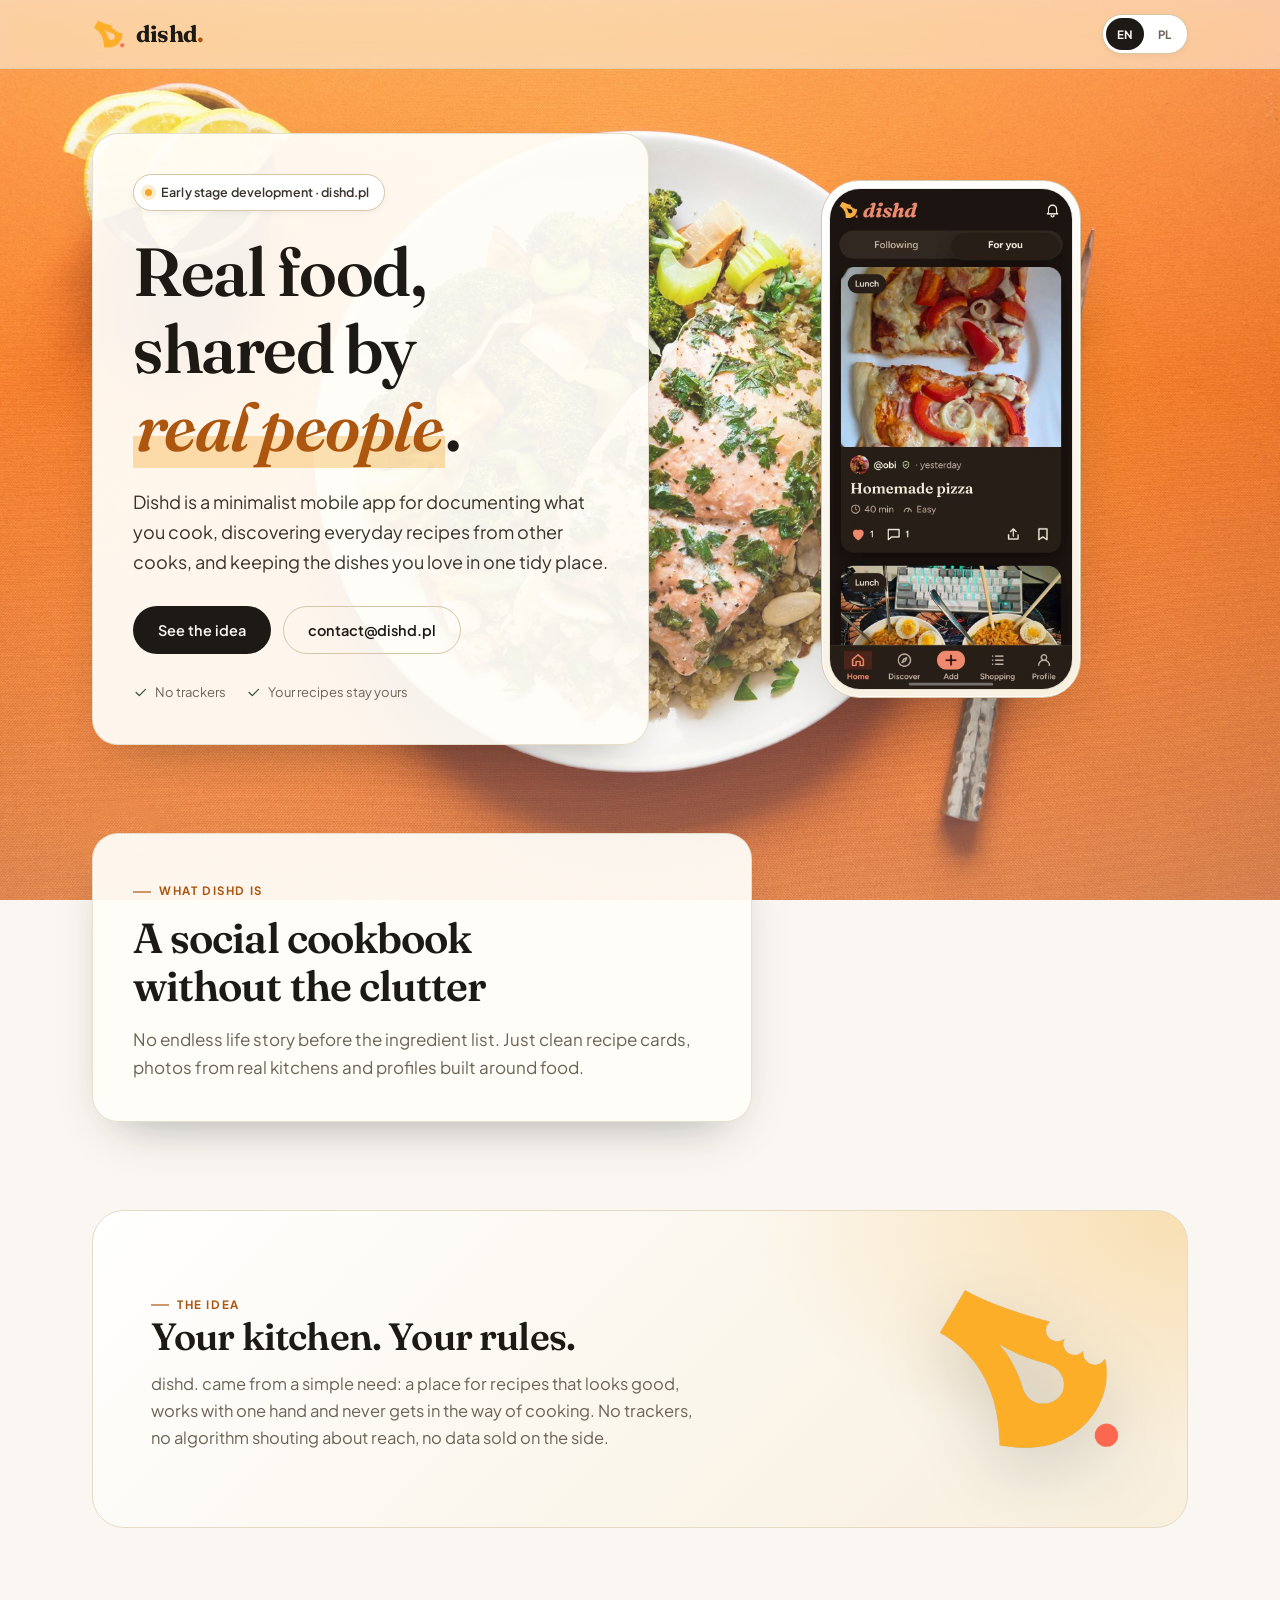
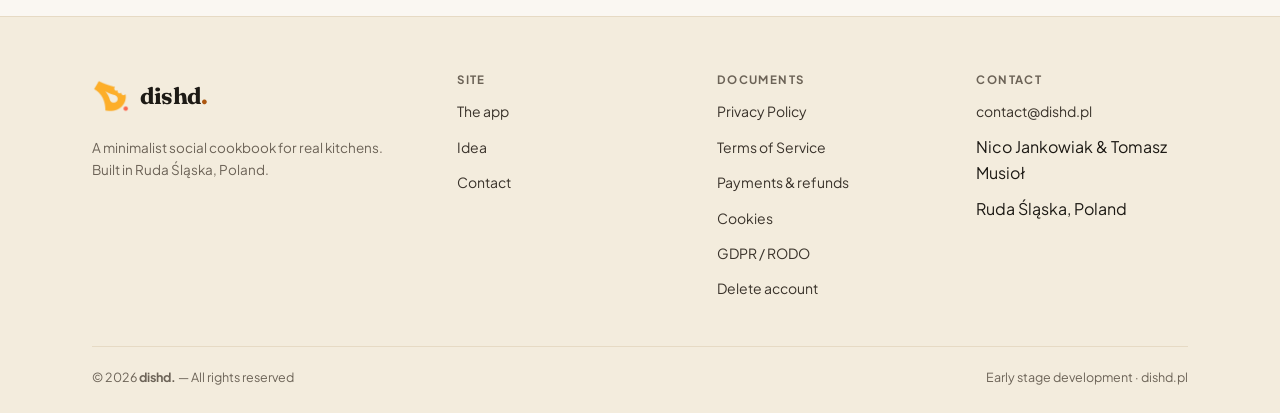
<file: index.html>
<!DOCTYPE html>
<html lang="en">
<head>
  <meta charset="UTF-8" />
  <meta name="viewport" content="width=device-width, initial-scale=1.0" />
  <title>dishd. · Cook, share, discover</title>
  <meta name="description" content="Dishd is a minimalist social cookbook for sharing homemade recipes, saving dishes and building your personal kitchen library." />
  <meta name="theme-color" content="#FAF7F2" />

  <link rel="icon" href="media/favicon.ico" sizes="any" />
  <link rel="icon" type="image/png" sizes="32x32" href="media/favicon-32.png" />
  <link rel="icon" type="image/png" sizes="192x192" href="media/favicon-192.png" />
  <link rel="apple-touch-icon" href="media/apple-touch-icon.png" />

  <meta property="og:type" content="website" />
  <meta property="og:url" content="https://dishd.pl/" />
  <meta property="og:title" content="dishd. · Cook, share, discover" />
  <meta property="og:description" content="A minimalist social cookbook for sharing homemade dishes and saving recipes without the clutter." />
  <meta property="og:image" content="https://dishd.pl/media/og-cover.png" />
  <meta name="twitter:card" content="summary_large_image" />

  <link rel="stylesheet" href="assets/fonts.css" />
  <link rel="stylesheet" href="assets/styles.css" />
</head>

<body data-title-en="dishd. · Cook, share, discover" data-title-pl="dishd. · Gotuj, dziel, odkrywaj"
      data-desc-en="Dishd is a minimalist social cookbook for sharing homemade recipes, saving dishes and building your personal kitchen library."
      data-desc-pl="Dishd to minimalistyczna społecznościowa książka kucharska do dzielenia się przepisami, zapisywania dań i budowania własnej kolekcji w jednym miejscu.">

  <a class="skip-link" href="#main" data-en="Skip to content" data-pl="Przejdź do treści">Skip to content</a>

  <header class="site-header">
    <div class="wrap header-inner">
      <a class="brand" href="index.html" aria-label="dishd.">
        <img class="brand__mark" src="media/logo.png" alt="" width="34" height="34" />
        <span class="brand__name">dishd<span class="brand__dot">.</span></span>
      </a>

      <div class="header-actions">
        <div class="lang-switch" role="group" aria-label="Language / Język">
          <button type="button" class="lang-btn" data-lang="en" aria-pressed="true"
                  aria-label="Switch language to English (EN)"
                  data-aria-en="Switch language to English (EN)" data-aria-pl="Zmień język na angielski (EN)">EN</button>
          <button type="button" class="lang-btn" data-lang="pl" aria-pressed="false"
                  aria-label="Switch language to Polish (PL)"
                  data-aria-en="Switch language to Polish (PL)" data-aria-pl="Zmień język na polski (PL)">PL</button>
        </div>
      </div>
    </div>
  </header>

  <main id="main" tabindex="-1">
    <!-- Hero -->
    <section class="hero">
      <div class="wrap hero__grid">
        <div class="hero__copy">
          <span class="pill">
            <span class="pill__dot" aria-hidden="true"></span>
            <span data-en="Early stage development · dishd.pl" data-pl="Wczesny etap rozwoju · dishd.pl">Early stage development · dishd.pl</span>
          </span>

          <h1 data-en="Real food, shared by <em>real people</em>."
              data-pl="Zwykli ludzie, <em>niezwykłe jedzenie</em>.">
            Real food, shared by <em>real people</em>.
          </h1>

          <p data-en="Dishd is a minimalist mobile app for documenting what you cook, discovering everyday recipes from other cooks, and keeping the dishes you love in one tidy place."
             data-pl="Dishd to minimalistyczna aplikacja mobilna do dokumentowania tego, co gotujesz, odkrywania codziennych przepisów innych osób i trzymania ulubionych dań w jednym, uporządkowanym miejscu.">
            Dishd is a minimalist mobile app for documenting what you cook, discovering everyday recipes from other cooks, and keeping the dishes you love in one tidy place.
          </p>

          <div class="hero__actions">
            <a class="btn" href="#idea" data-en="See the idea" data-pl="Poznaj ideę">See the idea</a>
            <a class="btn btn--ghost" href="mailto:contact@dishd.pl"
               aria-label="Email us at contact@dishd.pl"
               data-aria-en="Email us at contact@dishd.pl" data-aria-pl="Napisz do nas: contact@dishd.pl">contact@dishd.pl</a>
          </div>

          <div class="hero__meta">
            <span>
              <svg width="15" height="15" viewBox="0 0 24 24" fill="none" stroke="currentColor" stroke-width="2.2" stroke-linecap="round" stroke-linejoin="round" aria-hidden="true"><path d="m5 12 5 5L20 7" /></svg>
              <span data-en="No trackers" data-pl="Bez trackerów">No trackers</span>
            </span>
            <span>
              <svg width="15" height="15" viewBox="0 0 24 24" fill="none" stroke="currentColor" stroke-width="2.2" stroke-linecap="round" stroke-linejoin="round" aria-hidden="true"><path d="m5 12 5 5L20 7" /></svg>
              <span data-en="Your recipes stay yours" data-pl="Twoje przepisy zostają Twoje">Your recipes stay yours</span>
            </span>
          </div>
        </div>

        <div class="showcase">
          <div class="shot" role="img"
               aria-label="Screenshot of the dishd feed: a homemade pizza post by @obi, 40 min, easy, with the Home, Discover, Add, Shopping and Profile tabs below."
               data-aria-en="Screenshot of the dishd feed: a homemade pizza post by @obi, 40 min, easy, with the Home, Discover, Add, Shopping and Profile tabs below."
               data-aria-pl="Zrzut ekranu z aplikacji dishd: wpis @obi z domową pizzą, 40 min, łatwe, a na dole zakładki Home, Discover, Add, Shopping i Profile.">
            <img class="shot__img" src="media/screenshot.jpg" alt="" width="720" height="1488"
                 fetchpriority="high" decoding="async" />
          </div>
        </div>
      </div>
    </section>

    <!-- About -->
    <section class="section" id="about">
      <div class="wrap">
        <div class="section-head">
          <span class="eyebrow" data-en="What dishd is" data-pl="Czym jest dishd">What dishd is</span>
          <h2 data-en="A social cookbook without the clutter"
              data-pl="Społecznościowa książka kucharska bez zbędnego szumu">
            A social cookbook without the clutter
          </h2>
          <p data-en="No endless life story before the ingredient list. Just clean recipe cards, photos from real kitchens and profiles built around food."
             data-pl="Bez długiej historii życia przed listą składników. Tylko czytelne karty przepisów, zdjęcia z prawdziwych kuchni i profile zbudowane wokół jedzenia.">
            No endless life story before the ingredient list. Just clean recipe cards, photos from real kitchens and profiles built around food.
          </p>
        </div>
      </div>
    </section>

    <!-- The idea -->
    <section class="section section--tight" id="idea">
      <div class="wrap">
        <div class="band">
          <div class="band__inner">
            <div>
              <span class="eyebrow" data-en="The idea" data-pl="Idea">The idea</span>
              <h2 data-en="Your kitchen. Your rules."
                  data-pl="Twoja kuchnia. Twoje zasady.">
                Your kitchen. Your rules.
              </h2>
              <p data-en="dishd. came from a simple need: a place for recipes that looks good, works with one hand and never gets in the way of cooking. No trackers, no algorithm shouting about reach, no data sold on the side."
                 data-pl="dishd. powstało z prostej potrzeby: miejsca na przepisy, które dobrze wygląda, działa jedną ręką i nie przeszkadza w gotowaniu. Bez trackerów, bez algorytmu krzyczącego o zasięgach i bez sprzedawania danych.">
                dishd. came from a simple need: a place for recipes that looks good, works with one hand and never gets in the way of cooking. No trackers, no algorithm shouting about reach, no data sold on the side.
              </p>
            </div>
            <img class="band__logo" src="media/logo.png" alt="dishd." width="200" height="200" loading="lazy" />
          </div>
        </div>
      </div>
    </section>

  </main>

  <footer class="site-footer">
    <div class="wrap">
      <div class="footer-grid">
        <div class="footer-brand">
          <a class="brand" href="index.html" aria-label="dishd.">
            <img class="brand__mark" src="media/logo.png" alt="" width="38" height="38" loading="lazy" />
            <span class="brand__name">dishd<span class="brand__dot">.</span></span>
          </a>
          <p data-en="A minimalist social cookbook for real kitchens. Built in Ruda Śląska, Poland."
             data-pl="Minimalistyczna społecznościowa książka kucharska, powstająca w prawdziwej kuchni. Tworzona w Rudzie Śląskiej.">
            A minimalist social cookbook for real kitchens. Built in Ruda Śląska, Poland.
          </p>
        </div>

        <div class="footer-col">
          <h2 data-en="Site" data-pl="Serwis">Site</h2>
          <ul>
            <li><a href="#about" data-en="The app" data-pl="Aplikacja">The app</a></li>
            <li><a href="#idea" data-en="Idea" data-pl="Idea">Idea</a></li>
            <li><a href="mailto:contact@dishd.pl" data-en="Contact" data-pl="Kontakt">Contact</a></li>
          </ul>
        </div>

        <div class="footer-col">
          <h2 data-en="Documents" data-pl="Dokumenty">Documents</h2>
          <ul>
            <li><a href="privacy.html" data-en="Privacy Policy" data-pl="Polityka prywatności">Privacy Policy</a></li>
            <li><a href="terms.html" data-en="Terms of Service" data-pl="Regulamin">Terms of Service</a></li>
            <li><a href="terms.html#refunds" data-en="Payments &amp; refunds" data-pl="Płatności i zwroty">Payments &amp; refunds</a></li>
            <li><a href="privacy.html#cookies" data-en="Cookies" data-pl="Cookies">Cookies</a></li>
            <li><a href="gdpr.html" data-en="GDPR / RODO" data-pl="RODO">GDPR / RODO</a></li>
            <li><a href="delete-account.html" data-en="Delete account" data-pl="Usuwanie konta">Delete account</a></li>
          </ul>
        </div>

        <div class="footer-col">
          <h2 data-en="Contact" data-pl="Kontakt">Contact</h2>
          <ul>
            <li><a href="mailto:contact@dishd.pl">contact@dishd.pl</a></li>
            <li><span data-en="Nico Jankowiak &amp; Tomasz Musioł" data-pl="Nico Jankowiak i Tomasz Musioł">Nico Jankowiak &amp; Tomasz Musioł</span></li>
            <li><span data-en="Ruda Śląska, Poland" data-pl="Ruda Śląska, Polska">Ruda Śląska, Poland</span></li>
          </ul>
        </div>
      </div>

      <div class="footer-bottom">
        <span>© 2026 <strong>dishd.</strong> — <span data-en="All rights reserved" data-pl="Wszelkie prawa zastrzeżone">All rights reserved</span></span>
        <span data-en="Early stage development · dishd.pl" data-pl="Wczesny etap rozwoju · dishd.pl">Early stage development · dishd.pl</span>
      </div>
    </div>
  </footer>

  <script src="assets/site.js" defer></script>
</body>
</html>
</file>
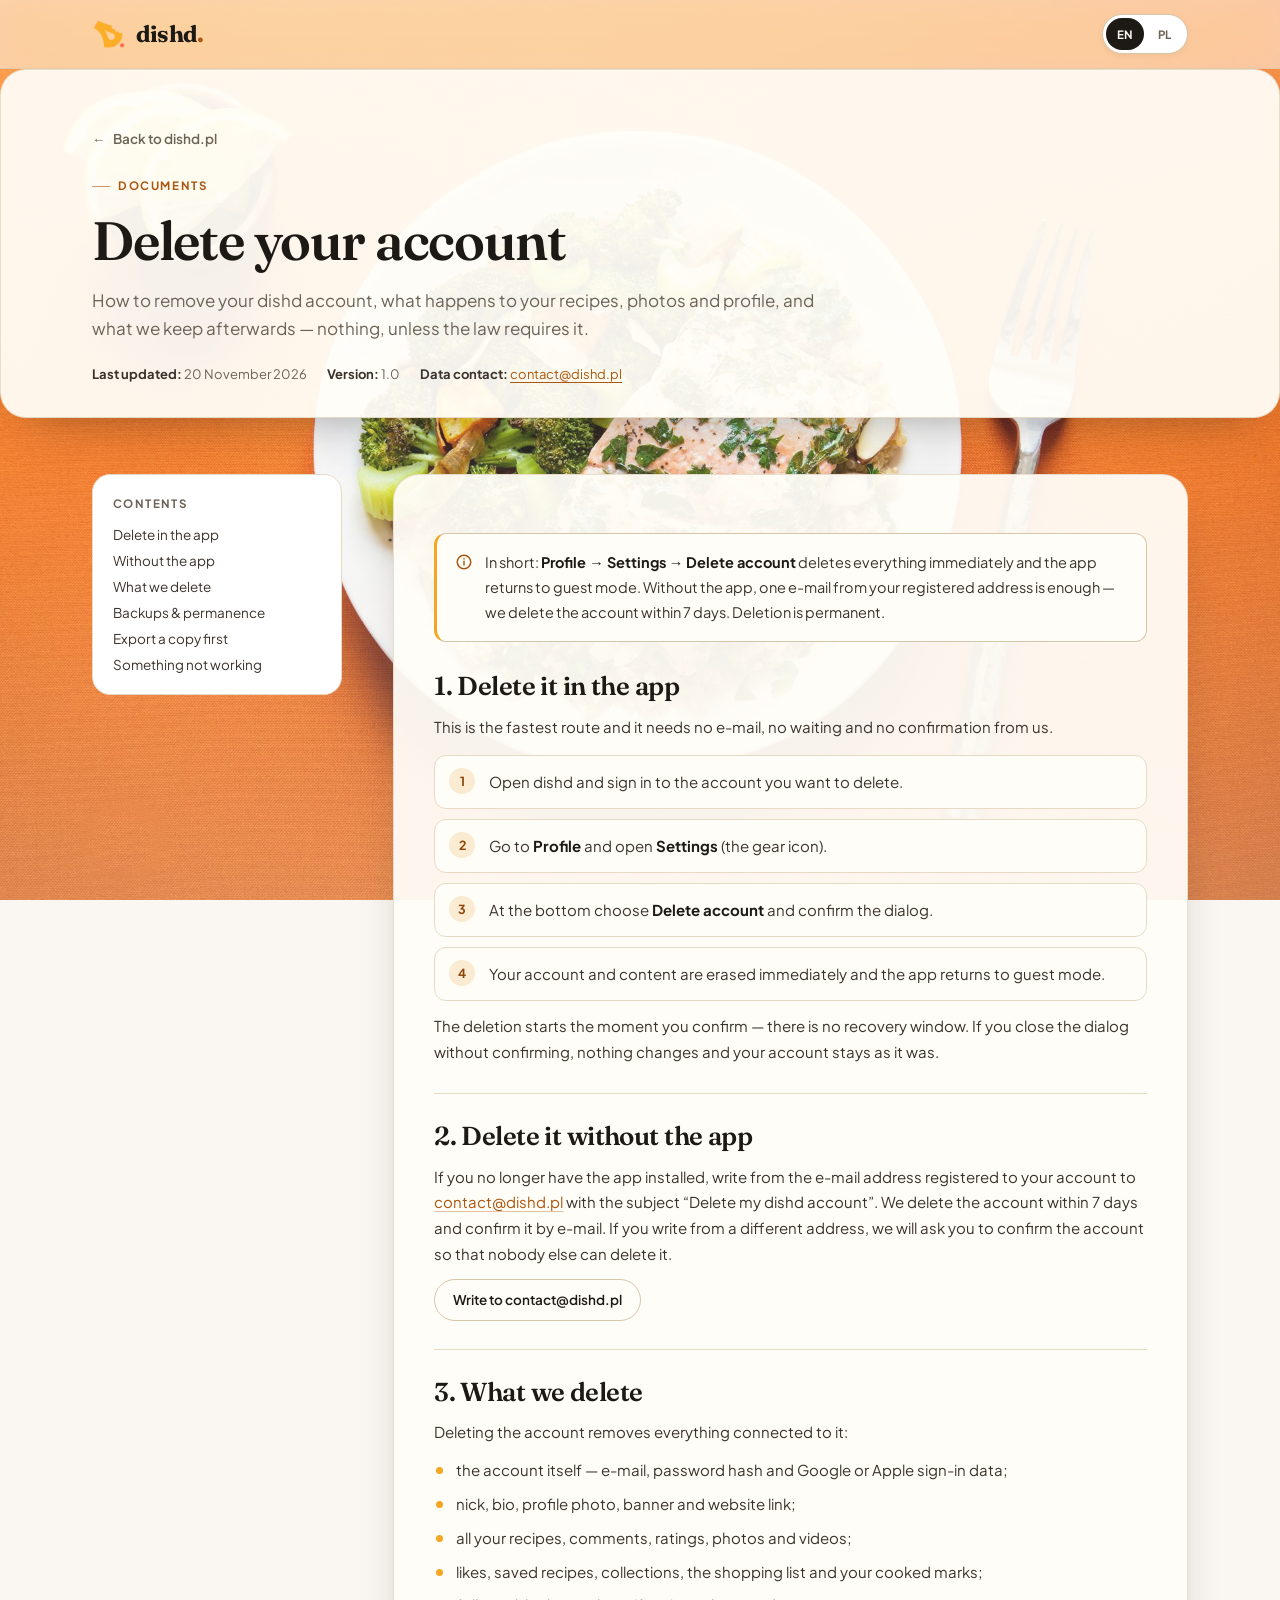
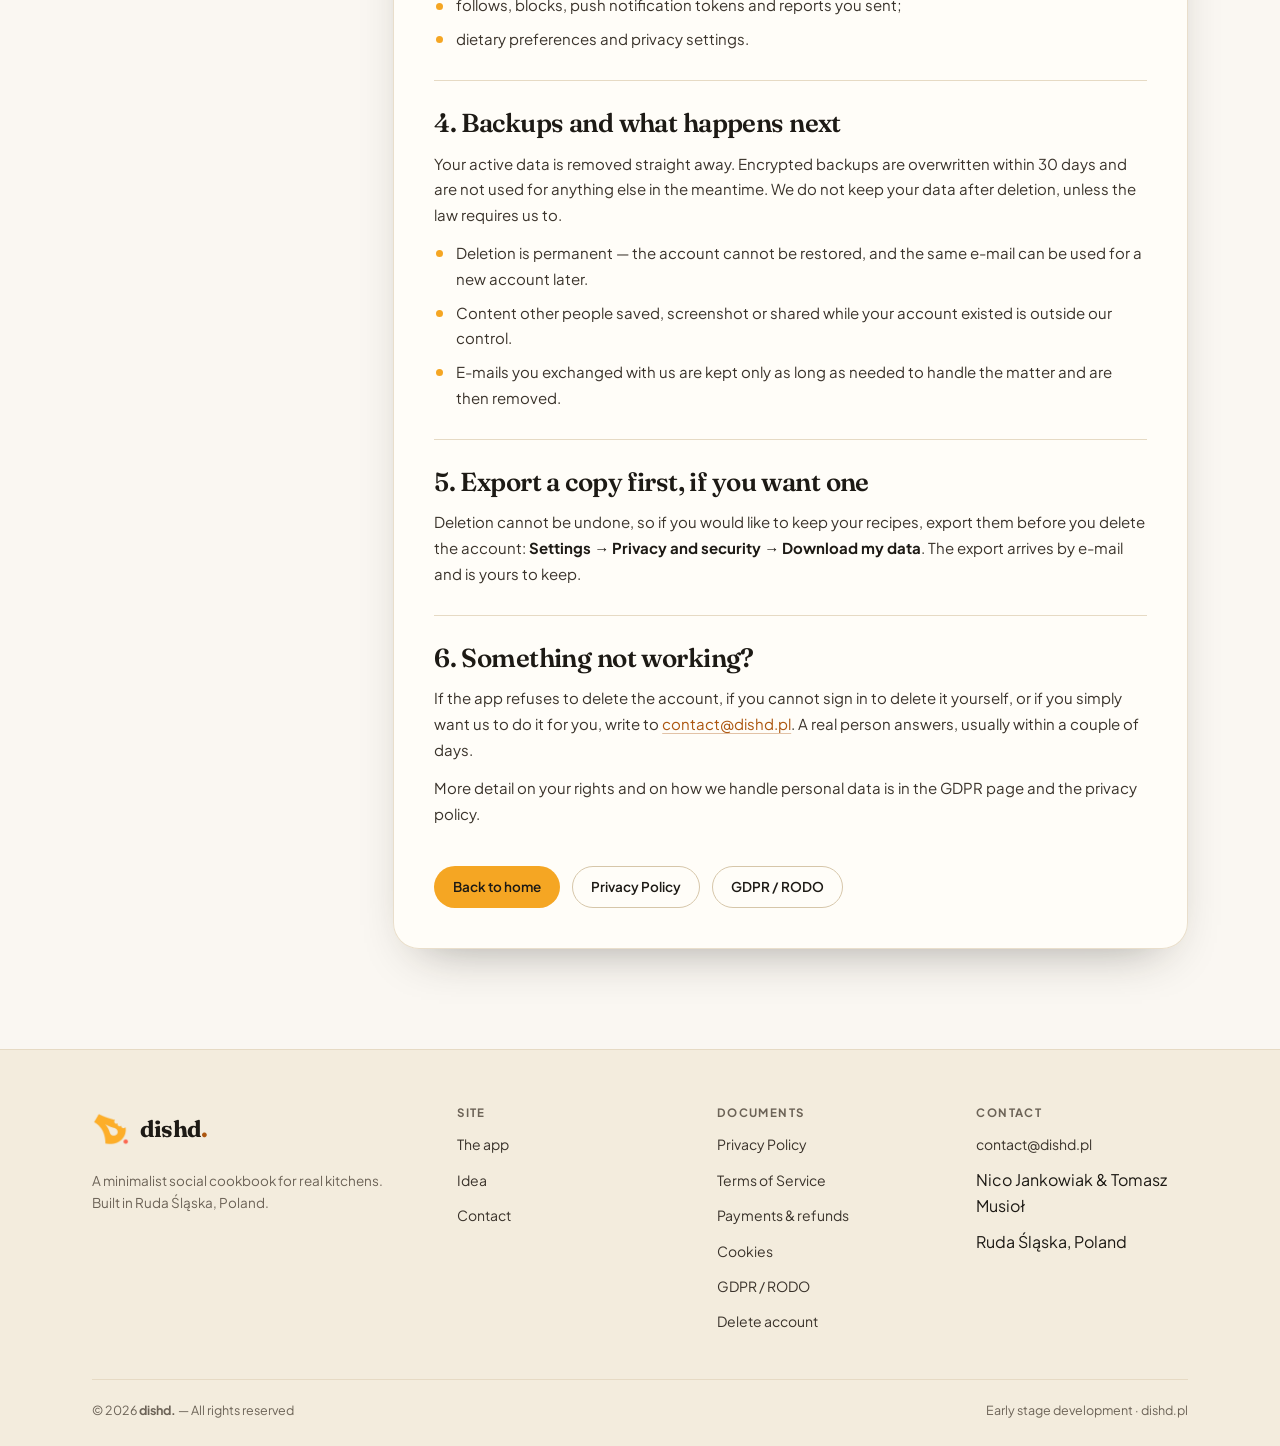
<file: delete-account.html>
<!DOCTYPE html>
<html lang="en">
<head>
  <meta charset="UTF-8" />
  <meta name="viewport" content="width=device-width, initial-scale=1.0" />
  <title>dishd. · Delete your account</title>
  <meta name="description" content="How to delete your dishd account and data — from the app or by e-mail — what we erase, what happens to backups and how to export a copy first." />
  <meta name="theme-color" content="#FAF7F2" />
  <meta name="robots" content="index, follow" />

  <link rel="icon" href="media/favicon.ico" sizes="any" />
  <link rel="icon" type="image/png" sizes="32x32" href="media/favicon-32.png" />
  <link rel="icon" type="image/png" sizes="192x192" href="media/favicon-192.png" />
  <link rel="apple-touch-icon" href="media/apple-touch-icon.png" />

  <meta property="og:type" content="article" />
  <meta property="og:url" content="https://dishd.pl/delete-account.html" />
  <meta property="og:title" content="dishd. · Delete your account" />
  <meta property="og:description" content="How to delete your dishd account and data, what we erase and what happens next." />
  <meta property="og:image" content="https://dishd.pl/media/og-cover.png" />

  <link rel="stylesheet" href="assets/fonts.css" />
  <link rel="stylesheet" href="assets/styles.css" />
</head>

<body data-title-en="dishd. · Delete your account" data-title-pl="dishd. · Usuwanie konta"
      data-desc-en="How to delete your dishd account and data — from the app or by e-mail — what we erase, what happens to backups and how to export a copy first."
      data-desc-pl="Jak usunąć konto i dane w dishd — w aplikacji lub e-mailem — co usuwamy, co dzieje się z kopiami zapasowymi i jak wcześniej wyeksportować dane.">

  <a class="skip-link" href="#main" data-en="Skip to content" data-pl="Przejdź do treści">Skip to content</a>

  <header class="site-header">
    <div class="wrap header-inner">
      <a class="brand" href="index.html" aria-label="dishd.">
        <img class="brand__mark" src="media/logo.png" alt="" width="34" height="34" />
        <span class="brand__name">dishd<span class="brand__dot">.</span></span>
      </a>

      <div class="header-actions">
        <div class="lang-switch" role="group" aria-label="Language / Język">
          <button type="button" class="lang-btn" data-lang="en" aria-pressed="true"
                  aria-label="Switch language to English (EN)"
                  data-aria-en="Switch language to English (EN)" data-aria-pl="Zmień język na angielski (EN)">EN</button>
          <button type="button" class="lang-btn" data-lang="pl" aria-pressed="false"
                  aria-label="Switch language to Polish (PL)"
                  data-aria-en="Switch language to Polish (PL)" data-aria-pl="Zmień język na polski (PL)">PL</button>
        </div>
      </div>
    </div>
  </header>

  <main id="main" tabindex="-1">
    <section class="doc-hero">
      <div class="wrap">
        <a class="doc-hero__back" href="index.html">
          <span aria-hidden="true">←</span>
          <span data-en="Back to dishd.pl" data-pl="Powrót do dishd.pl">Back to dishd.pl</span>
        </a>
        <span class="eyebrow" data-en="Documents" data-pl="Dokumenty">Documents</span>
        <h1 data-en="Delete your account" data-pl="Usuwanie konta">Delete your account</h1>
        <p data-en="How to remove your dishd account, what happens to your recipes, photos and profile, and what we keep afterwards — nothing, unless the law requires it."
           data-pl="Jak usunąć konto w dishd, co dzieje się z Twoimi przepisami, zdjęciami i profilem oraz co przechowujemy później — nic, chyba że wymaga tego prawo.">
          How to remove your dishd account, what happens to your recipes, photos and profile, and what we keep afterwards — nothing, unless the law requires it.
        </p>

        <div class="doc-meta">
          <span><strong data-en="Last updated:" data-pl="Ostatnia aktualizacja:">Last updated:</strong> <span data-en="20 November 2026" data-pl="20 listopada 2026">20 November 2026</span></span>
          <span><strong data-en="Version:" data-pl="Wersja:">Version:</strong> 1.0</span>
          <span><strong data-en="Data contact:" data-pl="Kontakt w sprawie danych:">Data contact:</strong> <a href="mailto:contact@dishd.pl">contact@dishd.pl</a></span>
        </div>
      </div>
    </section>

    <div class="wrap doc-layout">
      <nav class="toc" aria-label="Contents" data-aria-en="Contents" data-aria-pl="Spis treści">
        <p class="toc__title" data-en="Contents" data-pl="Spis treści">Contents</p>
        <ol>
          <li><a href="#app" data-en="Delete in the app" data-pl="Usunięcie w aplikacji">Delete in the app</a></li>
          <li><a href="#email" data-en="Without the app" data-pl="Bez aplikacji">Without the app</a></li>
          <li><a href="#data" data-en="What we delete" data-pl="Co usuwamy">What we delete</a></li>
          <li><a href="#backups" data-en="Backups &amp; permanence" data-pl="Kopie zapasowe i trwałość">Backups &amp; permanence</a></li>
          <li><a href="#export" data-en="Export a copy first" data-pl="Eksport danych">Export a copy first</a></li>
          <li><a href="#help" data-en="Something not working" data-pl="Coś nie działa">Something not working</a></li>
        </ol>
      </nav>

      <article class="doc">
        <div class="callout">
          <span class="callout__icon" aria-hidden="true">
            <svg width="18" height="18" viewBox="0 0 24 24" fill="none" stroke="currentColor" stroke-width="2" stroke-linecap="round" stroke-linejoin="round"><circle cx="12" cy="12" r="9" /><path d="M12 11v5M12 7.6v.4" /></svg>
          </span>
          <p data-en="In short: <strong>Profile → Settings → Delete account</strong> deletes everything immediately and the app returns to guest mode. Without the app, one e-mail from your registered address is enough — we delete the account within 7 days. Deletion is permanent."
             data-pl="W skrócie: <strong>Profil → Ustawienia → Usuń konto</strong> usuwa wszystko od razu, a aplikacja wraca do trybu gościa. Bez aplikacji wystarczy jeden e-mail z zarejestrowanego adresu — konto usuwamy w ciągu 7 dni. Usunięcie jest trwałe.">
            In short: <strong>Profile → Settings → Delete account</strong> deletes everything immediately and the app returns to guest mode. Without the app, one e-mail from your registered address is enough — we delete the account within 7 days. Deletion is permanent.
          </p>
        </div>

        <section id="app">
          <h2 data-en="1. Delete it in the app" data-pl="1. Usunięcie w aplikacji">1. Delete it in the app</h2>
          <p data-en="This is the fastest route and it needs no e-mail, no waiting and no confirmation from us."
             data-pl="To najszybsza droga: bez e-maila, bez czekania i bez potwierdzania z naszej strony.">
            This is the fastest route and it needs no e-mail, no waiting and no confirmation from us.
          </p>
          <ol class="steps">
            <li data-en="Open dishd and sign in to the account you want to delete."
                data-pl="Otwórz dishd i zaloguj się na konto, które chcesz usunąć.">
              Open dishd and sign in to the account you want to delete.
            </li>
            <li data-en="Go to <strong>Profile</strong> and open <strong>Settings</strong> (the gear icon)."
                data-pl="Przejdź do <strong>Profilu</strong> i otwórz <strong>Ustawienia</strong> (ikona zębatki).">
              Go to <strong>Profile</strong> and open <strong>Settings</strong> (the gear icon).
            </li>
            <li data-en="At the bottom choose <strong>Delete account</strong> and confirm the dialog."
                data-pl="Na dole wybierz <strong>Usuń konto</strong> i potwierdź w oknie dialogowym.">
              At the bottom choose <strong>Delete account</strong> and confirm the dialog.
            </li>
            <li data-en="Your account and content are erased immediately and the app returns to guest mode."
                data-pl="Konto i treści są usuwane natychmiast, a aplikacja wraca do trybu gościa.">
              Your account and content are erased immediately and the app returns to guest mode.
            </li>
          </ol>
          <p data-en="The deletion starts the moment you confirm — there is no recovery window. If you close the dialog without confirming, nothing changes and your account stays as it was."
             data-pl="Usuwanie rozpoczyna się w chwili potwierdzenia — nie ma okresu, w którym można je cofnąć. Jeśli zamkniesz okno bez potwierdzenia, nic się nie zmieni i konto pozostanie bez zmian.">
            The deletion starts the moment you confirm — there is no recovery window. If you close the dialog without confirming, nothing changes and your account stays as it was.
          </p>
        </section>

        <section id="email">
          <h2 data-en="2. Delete it without the app" data-pl="2. Usunięcie bez aplikacji">2. Delete it without the app</h2>
          <p data-en="If you no longer have the app installed, write from the e-mail address registered to your account to <a href='mailto:contact@dishd.pl'>contact@dishd.pl</a> with the subject “Delete my dishd account”. We delete the account within 7 days and confirm it by e-mail. If you write from a different address, we will ask you to confirm the account so that nobody else can delete it."
             data-pl="Jeśli nie masz już aplikacji, napisz z adresu e-mail przypisanego do konta na <a href='mailto:contact@dishd.pl'>contact@dishd.pl</a> z tematem „Usunięcie konta dishd”. Konto usuwamy w ciągu 7 dni i potwierdzamy to e-mailem. Jeśli napiszesz z innego adresu, poprosimy o potwierdzenie konta, aby nikt inny nie mógł go usunąć.">
            If you no longer have the app installed, write from the e-mail address registered to your account to <a href="mailto:contact@dishd.pl">contact@dishd.pl</a> with the subject “Delete my dishd account”. We delete the account within 7 days and confirm it by e-mail. If you write from a different address, we will ask you to confirm the account so that nobody else can delete it.
          </p>
          <p>
            <a class="btn btn--ghost btn--small"
               href="mailto:contact@dishd.pl?subject=Delete%20my%20dishd%20account"
               data-en="Write to contact@dishd.pl"
               data-pl="Napisz na contact@dishd.pl"
               data-aria-en="Write to contact@dishd.pl to delete your account"
               data-aria-pl="Napisz na contact@dishd.pl, aby usunąć konto">Write to contact@dishd.pl</a>
          </p>
        </section>

        <section id="data">
          <h2 data-en="3. What we delete" data-pl="3. Co usuwamy">3. What we delete</h2>
          <p data-en="Deleting the account removes everything connected to it:"
             data-pl="Usunięcie konta usuwa wszystko, co jest z nim związane:">
            Deleting the account removes everything connected to it:
          </p>
          <ul>
            <li data-en="the account itself — e-mail, password hash and Google or Apple sign-in data;"
                data-pl="samo konto — e-mail, hash hasła oraz dane logowania przez Google lub Apple;">
              the account itself — e-mail, password hash and Google or Apple sign-in data;
            </li>
            <li data-en="nick, bio, profile photo, banner and website link;"
                data-pl="nick, bio, zdjęcie profilowe, baner i link do strony;">
              nick, bio, profile photo, banner and website link;
            </li>
            <li data-en="all your recipes, comments, ratings, photos and videos;"
                data-pl="wszystkie Twoje przepisy, komentarze, oceny, zdjęcia i wideo;">
              all your recipes, comments, ratings, photos and videos;
            </li>
            <li data-en="likes, saved recipes, collections, the shopping list and your cooked marks;"
                data-pl="polubienia, zapisane przepisy, kolekcje, lista zakupów i oznaczenia „ugotowane”;">
              likes, saved recipes, collections, the shopping list and your cooked marks;
            </li>
            <li data-en="follows, blocks, push notification tokens and reports you sent;"
                data-pl="obserwacje, blokady, tokeny powiadomień push i wysłane zgłoszenia;">
              follows, blocks, push notification tokens and reports you sent;
            </li>
            <li data-en="dietary preferences and privacy settings."
                data-pl="preferencje żywieniowe i ustawienia prywatności.">
              dietary preferences and privacy settings.
            </li>
          </ul>
        </section>

        <section id="backups">
          <h2 data-en="4. Backups and what happens next" data-pl="4. Kopie zapasowe i co dalej">4. Backups and what happens next</h2>
          <p data-en="Your active data is removed straight away. Encrypted backups are overwritten within 30 days and are not used for anything else in the meantime. We do not keep your data after deletion, unless the law requires us to."
             data-pl="Aktywne dane usuwamy od razu. Zaszyfrowane kopie zapasowe są nadpisywane w ciągu 30 dni i nie są w tym czasie wykorzystywane do niczego innego. Nie przechowujemy danych po usunięciu konta, chyba że wymaga tego prawo.">
            Your active data is removed straight away. Encrypted backups are overwritten within 30 days and are not used for anything else in the meantime. We do not keep your data after deletion, unless the law requires us to.
          </p>
          <ul>
            <li data-en="Deletion is permanent — the account cannot be restored, and the same e-mail can be used for a new account later."
                data-pl="Usunięcie jest trwałe — konta nie można odzyskać, a ten sam adres e-mail można później wykorzystać do nowego konta.">
              Deletion is permanent — the account cannot be restored, and the same e-mail can be used for a new account later.
            </li>
            <li data-en="Content other people saved, screenshot or shared while your account existed is outside our control."
                data-pl="Treści zapisane, zrzutowane lub udostępnione przez innych użytkowników, gdy konto istniało, pozostają poza naszą kontrolą.">
              Content other people saved, screenshot or shared while your account existed is outside our control.
            </li>
            <li data-en="E-mails you exchanged with us are kept only as long as needed to handle the matter and are then removed."
                data-pl="E-maile wymienione z nami przechowujemy tylko tak długo, jak potrzeba do obsługi sprawy, a następnie je usuwamy.">
              E-mails you exchanged with us are kept only as long as needed to handle the matter and are then removed.
            </li>
          </ul>
        </section>

        <section id="export">
          <h2 data-en="5. Export a copy first, if you want one" data-pl="5. Eksport danych, jeśli chcesz zachować kopię">5. Export a copy first, if you want one</h2>
          <p data-en="Deletion cannot be undone, so if you would like to keep your recipes, export them before you delete the account: <strong>Settings → Privacy and security → Download my data</strong>. The export arrives by e-mail and is yours to keep."
             data-pl="Usunięcia nie można cofnąć, więc jeśli chcesz zachować swoje przepisy, wyeksportuj je przed usunięciem konta: <strong>Ustawienia → Prywatność i bezpieczeństwo → Pobierz moje dane</strong>. Eksport przychodzi e-mailem i zostaje u Ciebie.">
            Deletion cannot be undone, so if you would like to keep your recipes, export them before you delete the account: <strong>Settings → Privacy and security → Download my data</strong>. The export arrives by e-mail and is yours to keep.
          </p>
        </section>

        <section id="help">
          <h2 data-en="6. Something not working?" data-pl="6. Coś nie działa?">6. Something not working?</h2>
          <p data-en="If the app refuses to delete the account, if you cannot sign in to delete it yourself, or if you simply want us to do it for you, write to <a href='mailto:contact@dishd.pl'>contact@dishd.pl</a>. A real person answers, usually within a couple of days."
             data-pl="Jeśli aplikacja nie chce usunąć konta, nie możesz się zalogować, aby zrobić to samodzielnie, albo po prostu chcesz, żebyśmy zrobili to za Ciebie — napisz na <a href='mailto:contact@dishd.pl'>contact@dishd.pl</a>. Odpowiada prawdziwa osoba, zwykle w ciągu kilku dni.">
            If the app refuses to delete the account, if you cannot sign in to delete it yourself, or if you simply want us to do it for you, write to <a href="mailto:contact@dishd.pl">contact@dishd.pl</a>. A real person answers, usually within a couple of days.
          </p>
          <p data-en="More detail on your rights and on how we handle personal data is in the GDPR page and the privacy policy."
             data-pl="Więcej o Twoich prawach i o tym, jak przetwarzamy dane osobowe, znajdziesz na stronie RODO oraz w polityce prywatności.">
            More detail on your rights and on how we handle personal data is in the GDPR page and the privacy policy.
          </p>
        </section>

        <div class="doc__footer">
          <a class="btn btn--small" href="index.html" data-en="Back to home" data-pl="Wróć na stronę główną">Back to home</a>
          <a class="btn btn--ghost btn--small" href="privacy.html" data-en="Privacy Policy" data-pl="Polityka prywatności">Privacy Policy</a>
          <a class="btn btn--ghost btn--small" href="gdpr.html" data-en="GDPR / RODO" data-pl="RODO">GDPR / RODO</a>
        </div>
      </article>
    </div>
  </main>

  <footer class="site-footer">
    <div class="wrap">
      <div class="footer-grid">
        <div class="footer-brand">
          <a class="brand" href="index.html" aria-label="dishd.">
            <img class="brand__mark" src="media/logo.png" alt="" width="38" height="38" loading="lazy" />
            <span class="brand__name">dishd<span class="brand__dot">.</span></span>
          </a>
          <p data-en="A minimalist social cookbook for real kitchens. Built in Ruda Śląska, Poland."
             data-pl="Minimalistyczna społecznościowa książka kucharska, powstająca w prawdziwej kuchni. Tworzona w Rudzie Śląskiej.">
            A minimalist social cookbook for real kitchens. Built in Ruda Śląska, Poland.
          </p>
        </div>

        <div class="footer-col">
          <h2 data-en="Site" data-pl="Serwis">Site</h2>
          <ul>
            <li><a href="index.html#about" data-en="The app" data-pl="Aplikacja">The app</a></li>
            <li><a href="index.html#idea" data-en="Idea" data-pl="Idea">Idea</a></li>
            <li><a href="mailto:contact@dishd.pl" data-en="Contact" data-pl="Kontakt">Contact</a></li>
          </ul>
        </div>

        <div class="footer-col">
          <h2 data-en="Documents" data-pl="Dokumenty">Documents</h2>
          <ul>
            <li><a href="privacy.html" data-en="Privacy Policy" data-pl="Polityka prywatności">Privacy Policy</a></li>
            <li><a href="terms.html" data-en="Terms of Service" data-pl="Regulamin">Terms of Service</a></li>
            <li><a href="terms.html#refunds" data-en="Payments &amp; refunds" data-pl="Płatności i zwroty">Payments &amp; refunds</a></li>
            <li><a href="privacy.html#cookies" data-en="Cookies" data-pl="Cookies">Cookies</a></li>
            <li><a href="gdpr.html" data-en="GDPR / RODO" data-pl="RODO">GDPR / RODO</a></li>
            <li><a href="delete-account.html" data-en="Delete account" data-pl="Usuwanie konta">Delete account</a></li>
          </ul>
        </div>

        <div class="footer-col">
          <h2 data-en="Contact" data-pl="Kontakt">Contact</h2>
          <ul>
            <li><a href="mailto:contact@dishd.pl">contact@dishd.pl</a></li>
            <li><span data-en="Nico Jankowiak &amp; Tomasz Musioł" data-pl="Nico Jankowiak i Tomasz Musioł">Nico Jankowiak &amp; Tomasz Musioł</span></li>
            <li><span data-en="Ruda Śląska, Poland" data-pl="Ruda Śląska, Polska">Ruda Śląska, Poland</span></li>
          </ul>
        </div>
      </div>

      <div class="footer-bottom">
        <span>© 2026 <strong>dishd.</strong> — <span data-en="All rights reserved" data-pl="Wszelkie prawa zastrzeżone">All rights reserved</span></span>
        <span data-en="Early stage development · dishd.pl" data-pl="Wczesny etap rozwoju · dishd.pl">Early stage development · dishd.pl</span>
      </div>
    </div>
  </footer>

  <script src="assets/site.js" defer></script>
</body>
</html>
</file>
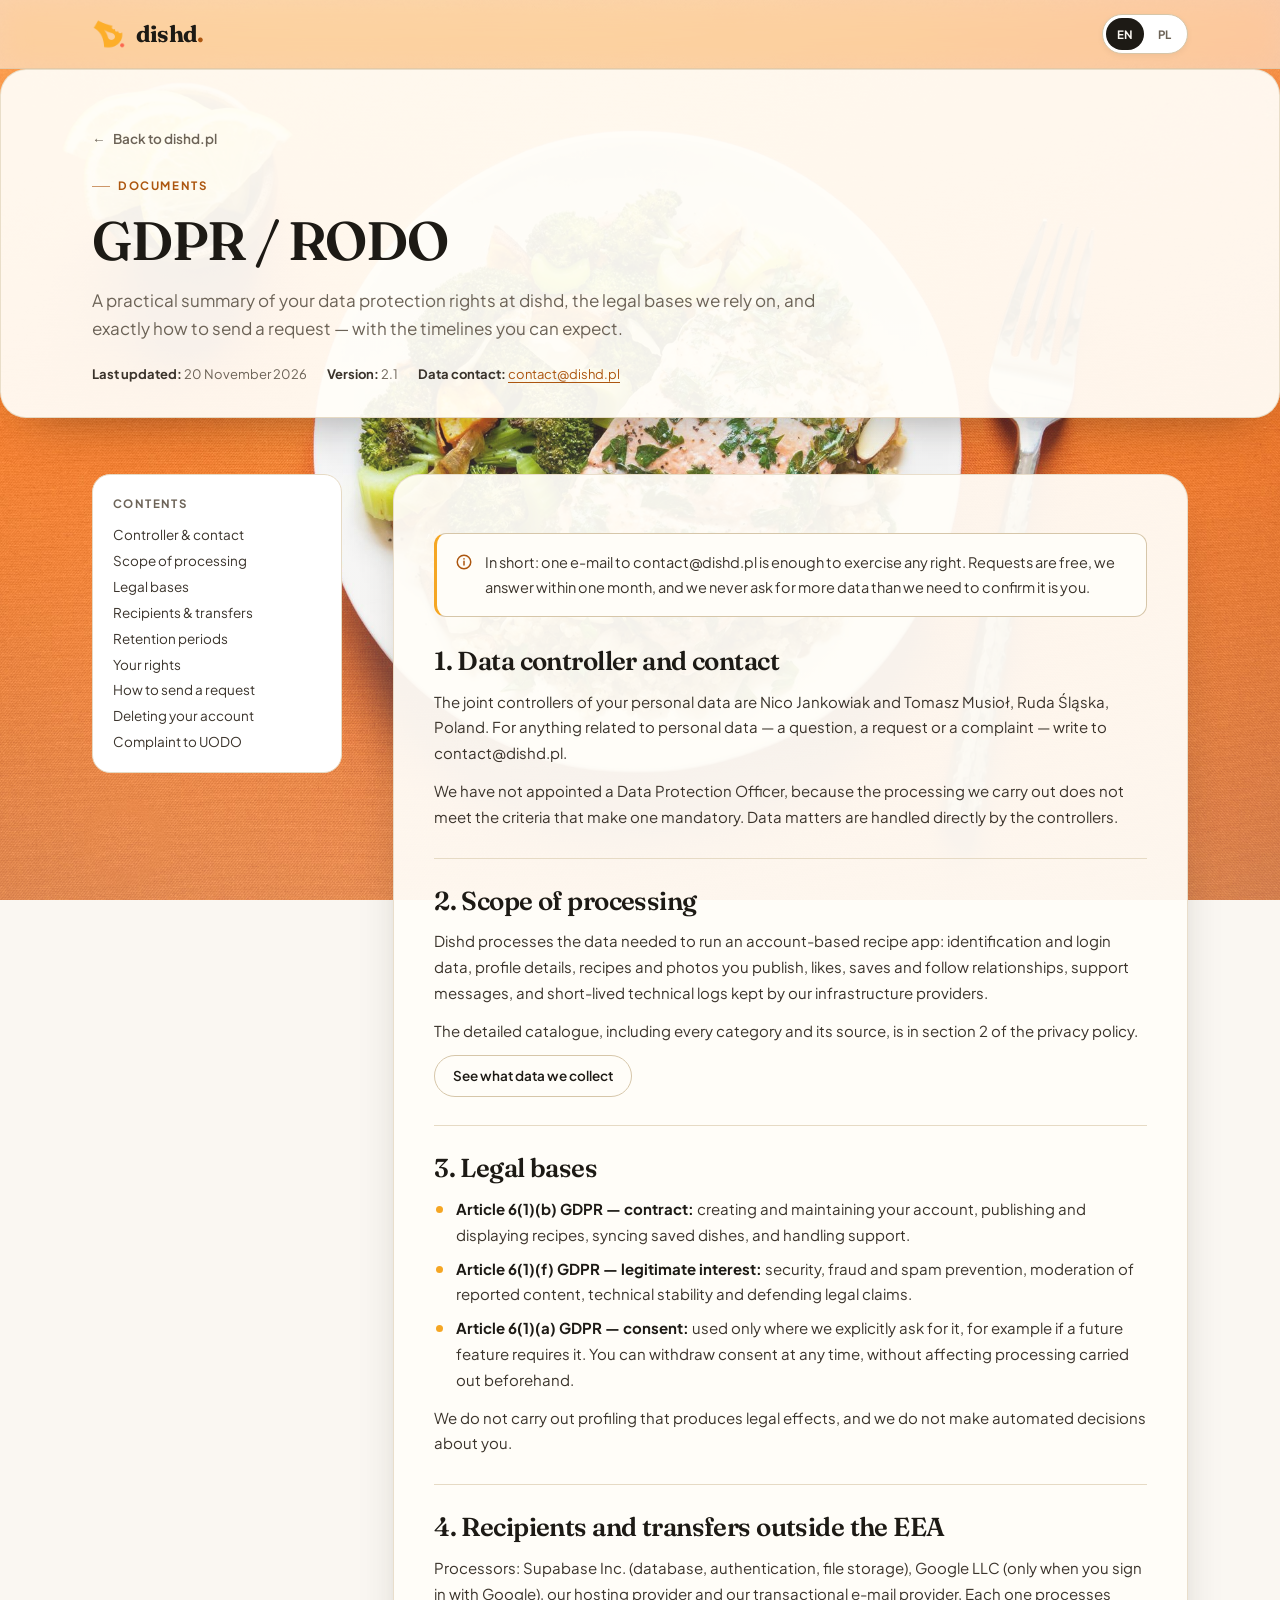
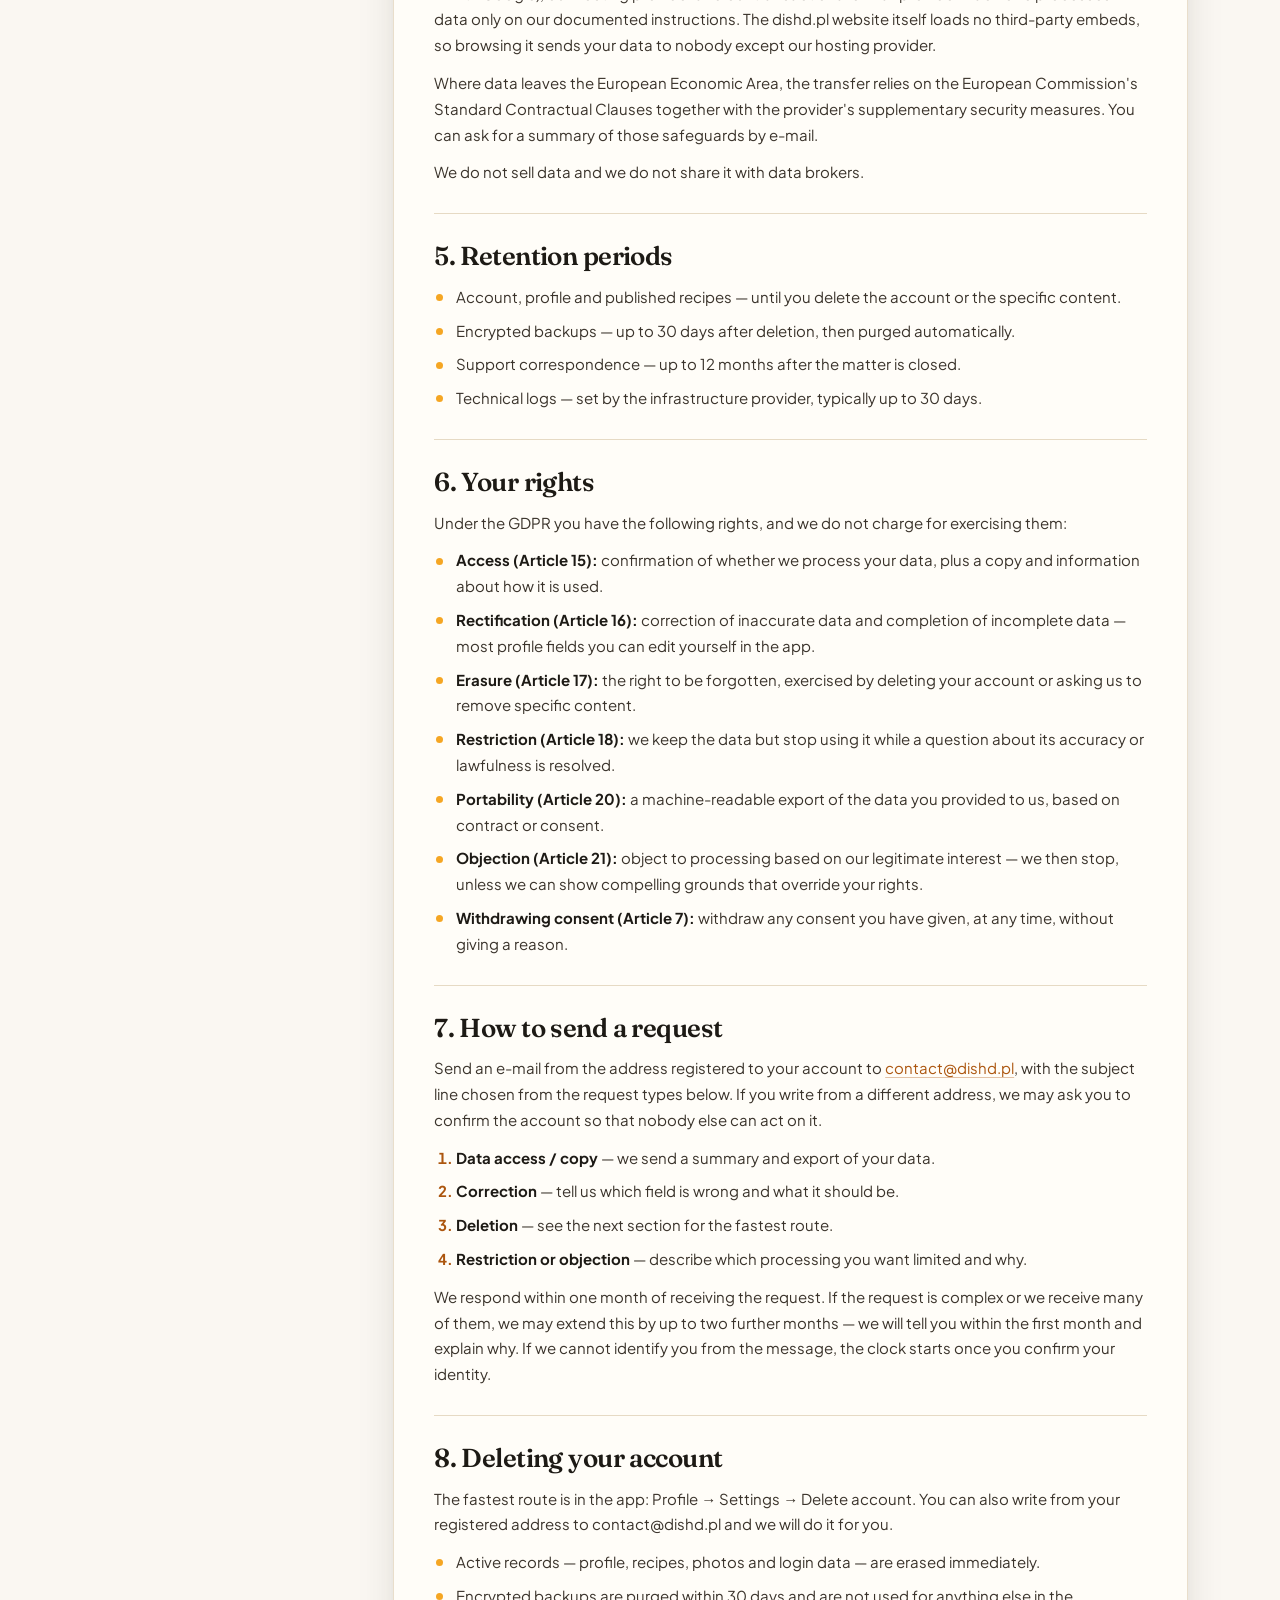
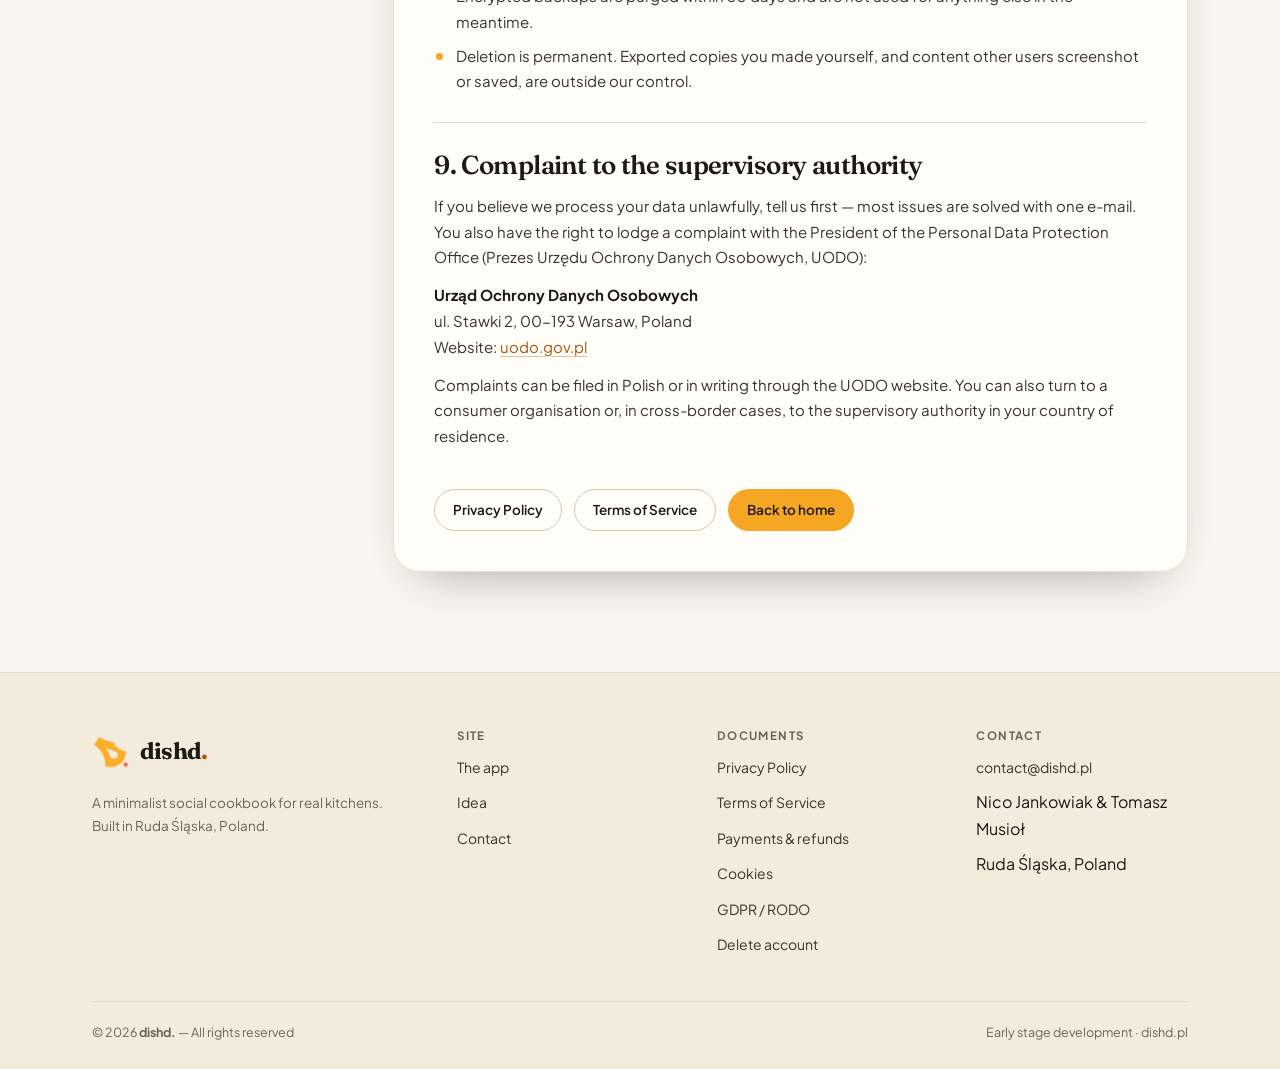
<file: gdpr.html>
<!DOCTYPE html>
<html lang="en">
<head>
  <meta charset="UTF-8" />
  <meta name="viewport" content="width=device-width, initial-scale=1.0" />
  <title>dishd. · GDPR / RODO</title>
  <meta name="description" content="Your GDPR rights at dishd: access, correction, erasure, portability, objection, the one-month response time and how to complain to UODO." />
  <meta name="theme-color" content="#FAF7F2" />
  <meta name="robots" content="index, follow" />

  <link rel="icon" href="media/favicon.ico" sizes="any" />
  <link rel="icon" type="image/png" sizes="32x32" href="media/favicon-32.png" />
  <link rel="icon" type="image/png" sizes="192x192" href="media/favicon-192.png" />
  <link rel="apple-touch-icon" href="media/apple-touch-icon.png" />

  <meta property="og:type" content="article" />
  <meta property="og:url" content="https://dishd.pl/gdpr.html" />
  <meta property="og:title" content="dishd. · GDPR / RODO" />
  <meta property="og:description" content="Your data protection rights at dishd and how to exercise them." />
  <meta property="og:image" content="https://dishd.pl/media/og-cover.png" />

  <link rel="stylesheet" href="assets/fonts.css" />
  <link rel="stylesheet" href="assets/styles.css" />
</head>

<body data-title-en="dishd. · GDPR / RODO" data-title-pl="dishd. · RODO"
      data-desc-en="Your GDPR rights at dishd: access, correction, erasure, portability, objection, the one-month response time and how to complain to UODO."
      data-desc-pl="Twoje prawa wynikające z RODO w dishd: dostęp, sprostowanie, usunięcie, przenoszenie, sprzeciw, miesięczny termin odpowiedzi i skarga do UODO.">

  <a class="skip-link" href="#main" data-en="Skip to content" data-pl="Przejdź do treści">Skip to content</a>

  <header class="site-header">
    <div class="wrap header-inner">
      <a class="brand" href="index.html" aria-label="dishd.">
        <img class="brand__mark" src="media/logo.png" alt="" width="34" height="34" />
        <span class="brand__name">dishd<span class="brand__dot">.</span></span>
      </a>

      <div class="header-actions">
        <div class="lang-switch" role="group" aria-label="Language / Język">
          <button type="button" class="lang-btn" data-lang="en" aria-pressed="true"
                  aria-label="Switch language to English (EN)"
                  data-aria-en="Switch language to English (EN)" data-aria-pl="Zmień język na angielski (EN)">EN</button>
          <button type="button" class="lang-btn" data-lang="pl" aria-pressed="false"
                  aria-label="Switch language to Polish (PL)"
                  data-aria-en="Switch language to Polish (PL)" data-aria-pl="Zmień język na polski (PL)">PL</button>
        </div>
      </div>
    </div>
  </header>

  <main id="main" tabindex="-1">
    <section class="doc-hero">
      <div class="wrap">
        <a class="doc-hero__back" href="index.html">
          <span aria-hidden="true">←</span>
          <span data-en="Back to dishd.pl" data-pl="Powrót do dishd.pl">Back to dishd.pl</span>
        </a>
        <span class="eyebrow" data-en="Documents" data-pl="Dokumenty">Documents</span>
        <h1 data-en="GDPR / RODO" data-pl="RODO">GDPR / RODO</h1>
        <p data-en="A practical summary of your data protection rights at dishd, the legal bases we rely on, and exactly how to send a request — with the timelines you can expect."
           data-pl="Praktyczne podsumowanie Twoich praw w zakresie ochrony danych w dishd, podstaw prawnych, na których się opieramy, oraz dokładny sposób wysłania żądania — wraz z terminami, których możesz oczekiwać.">
          A practical summary of your data protection rights at dishd, the legal bases we rely on, and exactly how to send a request — with the timelines you can expect.
        </p>

        <div class="doc-meta">
          <span><strong data-en="Last updated:" data-pl="Ostatnia aktualizacja:">Last updated:</strong> <span data-en="20 November 2026" data-pl="20 listopada 2026">20 November 2026</span></span>
          <span><strong data-en="Version:" data-pl="Wersja:">Version:</strong> 2.1</span>
          <span><strong data-en="Data contact:" data-pl="Kontakt w sprawie danych:">Data contact:</strong> <a href="mailto:contact@dishd.pl">contact@dishd.pl</a></span>
        </div>
      </div>
    </section>

    <div class="wrap doc-layout">
      <nav class="toc" aria-label="Contents" data-aria-en="Contents" data-aria-pl="Spis treści">
        <p class="toc__title" data-en="Contents" data-pl="Spis treści">Contents</p>
        <ol>
          <li><a href="#controller" data-en="Controller &amp; contact" data-pl="Administrator i kontakt">Controller &amp; contact</a></li>
          <li><a href="#scope" data-en="Scope of processing" data-pl="Zakres przetwarzania">Scope of processing</a></li>
          <li><a href="#bases" data-en="Legal bases" data-pl="Podstawy prawne">Legal bases</a></li>
          <li><a href="#recipients" data-en="Recipients &amp; transfers" data-pl="Odbiorcy i transfery">Recipients &amp; transfers</a></li>
          <li><a href="#retention" data-en="Retention periods" data-pl="Okresy przechowywania">Retention periods</a></li>
          <li><a href="#rights" data-en="Your rights" data-pl="Twoje prawa">Your rights</a></li>
          <li><a href="#request" data-en="How to send a request" data-pl="Jak złożyć żądanie">How to send a request</a></li>
          <li><a href="#deletion" data-en="Deleting your account" data-pl="Usunięcie konta">Deleting your account</a></li>
          <li><a href="#complaint" data-en="Complaint to UODO" data-pl="Skarga do UODO">Complaint to UODO</a></li>
        </ol>
      </nav>

      <article class="doc">
        <div class="callout">
          <span class="callout__icon" aria-hidden="true">
            <svg width="18" height="18" viewBox="0 0 24 24" fill="none" stroke="currentColor" stroke-width="2" stroke-linecap="round" stroke-linejoin="round"><circle cx="12" cy="12" r="9" /><path d="M12 11v5M12 7.6v.4" /></svg>
          </span>
          <p data-en="In short: one e-mail to contact@dishd.pl is enough to exercise any right. Requests are free, we answer within one month, and we never ask for more data than we need to confirm it is you."
             data-pl="W skrócie: jeden e-mail na contact@dishd.pl wystarczy, aby zrealizować każde prawo. Żądania są bezpłatne, odpowiadamy w ciągu miesiąca i nigdy nie prosimy o więcej danych, niż potrzebne do potwierdzenia Twojej tożsamości.">
            In short: one e-mail to contact@dishd.pl is enough to exercise any right. Requests are free, we answer within one month, and we never ask for more data than we need to confirm it is you.
          </p>
        </div>

        <section id="controller">
          <h2 data-en="1. Data controller and contact" data-pl="1. Administrator danych i kontakt">1. Data controller and contact</h2>
          <p data-en="The joint controllers of your personal data are Nico Jankowiak and Tomasz Musioł, Ruda Śląska, Poland. For anything related to personal data — a question, a request or a complaint — write to contact@dishd.pl."
             data-pl="Współadministratorami Twoich danych osobowych są Nico Jankowiak i Tomasz Musioł, Ruda Śląska, Polska. We wszystkich sprawach dotyczących danych osobowych — pytania, żądania lub skargi — napisz na contact@dishd.pl.">
            The joint controllers of your personal data are Nico Jankowiak and Tomasz Musioł, Ruda Śląska, Poland. For anything related to personal data — a question, a request or a complaint — write to contact@dishd.pl.
          </p>
          <p data-en="We have not appointed a Data Protection Officer, because the processing we carry out does not meet the criteria that make one mandatory. Data matters are handled directly by the controllers."
             data-pl="Nie wyznaczyliśmy Inspektora Ochrony Danych, ponieważ realizowane przez nas przetwarzanie nie spełnia przesłanek, które czynią to obowiązkowym. Sprawy dotyczące danych prowadzą bezpośrednio administratorzy.">
            We have not appointed a Data Protection Officer, because the processing we carry out does not meet the criteria that make one mandatory. Data matters are handled directly by the controllers.
          </p>
        </section>

        <section id="scope">
          <h2 data-en="2. Scope of processing" data-pl="2. Zakres przetwarzania">2. Scope of processing</h2>
          <p data-en="Dishd processes the data needed to run an account-based recipe app: identification and login data, profile details, recipes and photos you publish, likes, saves and follow relationships, support messages, and short-lived technical logs kept by our infrastructure providers."
             data-pl="Dishd przetwarza dane niezbędne do działania aplikacji z kontem i przepisami: dane identyfikacyjne i logowania, dane profilu, publikowane przepisy i zdjęcia, polubienia, zapisane przepisy oraz relacje obserwowania, wiadomości do wsparcia i krótkotrwałe logi techniczne prowadzone przez dostawców infrastruktury.">
            Dishd processes the data needed to run an account-based recipe app: identification and login data, profile details, recipes and photos you publish, likes, saves and follow relationships, support messages, and short-lived technical logs kept by our infrastructure providers.
          </p>
          <p data-en="The detailed catalogue, including every category and its source, is in section 2 of the privacy policy."
             data-pl="Szczegółowy katalog, obejmujący każdą kategorię danych i jej źródło, znajduje się w punkcie 2 polityki prywatności.">
            The detailed catalogue, including every category and its source, is in section 2 of the privacy policy.
          </p>
          <p>
            <a class="btn btn--ghost btn--small" href="privacy.html#data" data-en="See what data we collect" data-pl="Zobacz, jakie dane zbieramy">See what data we collect</a>
          </p>
        </section>

        <section id="bases">
          <h2 data-en="3. Legal bases" data-pl="3. Podstawy prawne">3. Legal bases</h2>
          <ul>
            <li data-en="<strong>Article 6(1)(b) GDPR — contract:</strong> creating and maintaining your account, publishing and displaying recipes, syncing saved dishes, and handling support."
                data-pl="<strong>Art. 6 ust. 1 lit. b RODO — umowa:</strong> założenie i utrzymanie konta, publikowanie i wyświetlanie przepisów, synchronizacja zapisanych dań oraz obsługa zgłoszeń.">
              <strong>Article 6(1)(b) GDPR — contract:</strong> creating and maintaining your account, publishing and displaying recipes, syncing saved dishes, and handling support.
            </li>
            <li data-en="<strong>Article 6(1)(f) GDPR — legitimate interest:</strong> security, fraud and spam prevention, moderation of reported content, technical stability and defending legal claims."
                data-pl="<strong>Art. 6 ust. 1 lit. f RODO — uzasadniony interes:</strong> bezpieczeństwo, zapobieganie oszustwom i spamowi, moderacja zgłoszonych treści, stabilność techniczna i obrona roszczeń.">
              <strong>Article 6(1)(f) GDPR — legitimate interest:</strong> security, fraud and spam prevention, moderation of reported content, technical stability and defending legal claims.
            </li>
            <li data-en="<strong>Article 6(1)(a) GDPR — consent:</strong> used only where we explicitly ask for it, for example if a future feature requires it. You can withdraw consent at any time, without affecting processing carried out beforehand."
                data-pl="<strong>Art. 6 ust. 1 lit. a RODO — zgoda:</strong> stosowana wyłącznie tam, gdzie wyraźnie o nią poprosimy, na przykład jeśli będzie tego wymagać nowa funkcja. Zgodę możesz wycofać w dowolnym momencie, bez wpływu na wcześniejsze przetwarzanie.">
              <strong>Article 6(1)(a) GDPR — consent:</strong> used only where we explicitly ask for it, for example if a future feature requires it. You can withdraw consent at any time, without affecting processing carried out beforehand.
            </li>
          </ul>
          <p data-en="We do not carry out profiling that produces legal effects, and we do not make automated decisions about you."
             data-pl="Nie prowadzimy profilowania wywołującego skutki prawne i nie podejmujemy wobec Ciebie decyzji w sposób zautomatyzowany.">
            We do not carry out profiling that produces legal effects, and we do not make automated decisions about you.
          </p>
        </section>

        <section id="recipients">
          <h2 data-en="4. Recipients and transfers outside the EEA" data-pl="4. Odbiorcy i przekazywanie danych poza EOG">4. Recipients and transfers outside the EEA</h2>
          <p data-en="Processors: Supabase Inc. (database, authentication, file storage), Google LLC (only when you sign in with Google), our hosting provider and our transactional e-mail provider. Each one processes data only on our documented instructions. The dishd.pl website itself loads no third-party embeds, so browsing it sends your data to nobody except our hosting provider."
             data-pl="Podmioty przetwarzające: Supabase Inc. (baza danych, uwierzytelnianie, przechowywanie plików), Google LLC (wyłącznie przy logowaniu kontem Google), dostawca hostingu oraz dostawca poczty transakcyjnej. Każdy z nich przetwarza dane wyłącznie na nasze udokumentowane polecenie. Sam serwis dishd.pl nie osadza treści podmiotów trzecich, więc przeglądanie go nie przekazuje danych nikomu poza naszym dostawcą hostingu.">
            Processors: Supabase Inc. (database, authentication, file storage), Google LLC (only when you sign in with Google), our hosting provider and our transactional e-mail provider. Each one processes data only on our documented instructions. The dishd.pl website itself loads no third-party embeds, so browsing it sends your data to nobody except our hosting provider.
          </p>
          <p data-en="Where data leaves the European Economic Area, the transfer relies on the European Commission's Standard Contractual Clauses together with the provider's supplementary security measures. You can ask for a summary of those safeguards by e-mail."
             data-pl="Jeśli dane opuszczają Europejski Obszar Gospodarczy, podstawą przekazania są standardowe klauzule umowne Komisji Europejskiej wraz z dodatkowymi środkami bezpieczeństwa stosowanymi przez dostawcę. Podsumowanie tych zabezpieczeń udostępnimy na e-mail.">
            Where data leaves the European Economic Area, the transfer relies on the European Commission's Standard Contractual Clauses together with the provider's supplementary security measures. You can ask for a summary of those safeguards by e-mail.
          </p>
          <p data-en="We do not sell data and we do not share it with data brokers."
             data-pl="Nie sprzedajemy danych i nie udostępniamy ich brokerom danych.">
            We do not sell data and we do not share it with data brokers.
          </p>
        </section>

        <section id="retention">
          <h2 data-en="5. Retention periods" data-pl="5. Okresy przechowywania">5. Retention periods</h2>
          <ul>
            <li data-en="Account, profile and published recipes — until you delete the account or the specific content."
                data-pl="Konto, profil i opublikowane przepisy — do usunięcia konta lub konkretnej treści.">
              Account, profile and published recipes — until you delete the account or the specific content.
            </li>
            <li data-en="Encrypted backups — up to 30 days after deletion, then purged automatically."
                data-pl="Zaszyfrowane kopie zapasowe — do 30 dni po usunięciu, następnie usuwane automatycznie.">
              Encrypted backups — up to 30 days after deletion, then purged automatically.
            </li>
            <li data-en="Support correspondence — up to 12 months after the matter is closed."
                data-pl="Korespondencja ze wsparciem — do 12 miesięcy od zamknięcia sprawy.">
              Support correspondence — up to 12 months after the matter is closed.
            </li>
            <li data-en="Technical logs — set by the infrastructure provider, typically up to 30 days."
                data-pl="Logi techniczne — zgodnie z ustawieniami dostawcy infrastruktury, zwykle do 30 dni.">
              Technical logs — set by the infrastructure provider, typically up to 30 days.
            </li>
          </ul>
        </section>

        <section id="rights">
          <h2 data-en="6. Your rights" data-pl="6. Twoje prawa">6. Your rights</h2>
          <p data-en="Under the GDPR you have the following rights, and we do not charge for exercising them:"
             data-pl="Zgodnie z RODO przysługują Ci następujące prawa, a ich realizacja jest bezpłatna:">
            Under the GDPR you have the following rights, and we do not charge for exercising them:
          </p>
          <ul>
            <li data-en="<strong>Access (Article 15):</strong> confirmation of whether we process your data, plus a copy and information about how it is used."
                data-pl="<strong>Dostęp (art. 15):</strong> potwierdzenie, czy przetwarzamy Twoje dane, ich kopia oraz informacje o sposobie wykorzystania.">
              <strong>Access (Article 15):</strong> confirmation of whether we process your data, plus a copy and information about how it is used.
            </li>
            <li data-en="<strong>Rectification (Article 16):</strong> correction of inaccurate data and completion of incomplete data — most profile fields you can edit yourself in the app."
                data-pl="<strong>Sprostowanie (art. 16):</strong> poprawienie nieprawidłowych i uzupełnienie niekompletnych danych — większość pól profilu możesz zmienić samodzielnie w aplikacji.">
              <strong>Rectification (Article 16):</strong> correction of inaccurate data and completion of incomplete data — most profile fields you can edit yourself in the app.
            </li>
            <li data-en="<strong>Erasure (Article 17):</strong> the right to be forgotten, exercised by deleting your account or asking us to remove specific content."
                data-pl="<strong>Usunięcie (art. 17):</strong> prawo do bycia zapomnianym, realizowane przez usunięcie konta lub prośbę o usunięcie wybranych treści.">
              <strong>Erasure (Article 17):</strong> the right to be forgotten, exercised by deleting your account or asking us to remove specific content.
            </li>
            <li data-en="<strong>Restriction (Article 18):</strong> we keep the data but stop using it while a question about its accuracy or lawfulness is resolved."
                data-pl="<strong>Ograniczenie (art. 18):</strong> przechowujemy dane, ale przestajemy ich używać do czasu wyjaśnienia kwestii ich prawidłowości lub zgodności z prawem.">
              <strong>Restriction (Article 18):</strong> we keep the data but stop using it while a question about its accuracy or lawfulness is resolved.
            </li>
            <li data-en="<strong>Portability (Article 20):</strong> a machine-readable export of the data you provided to us, based on contract or consent."
                data-pl="<strong>Przenoszenie (art. 20):</strong> eksport dostarczonych nam danych w formacie nadającym się do odczytu maszynowego, jeśli podstawą jest umowa lub zgoda.">
              <strong>Portability (Article 20):</strong> a machine-readable export of the data you provided to us, based on contract or consent.
            </li>
            <li data-en="<strong>Objection (Article 21):</strong> object to processing based on our legitimate interest — we then stop, unless we can show compelling grounds that override your rights."
                data-pl="<strong>Sprzeciw (art. 21):</strong> sprzeciw wobec przetwarzania opartego na naszym uzasadnionym interesie — wtedy przestajemy, chyba że wykażemy ważne podstawy przewyższające Twoje prawa.">
              <strong>Objection (Article 21):</strong> object to processing based on our legitimate interest — we then stop, unless we can show compelling grounds that override your rights.
            </li>
            <li data-en="<strong>Withdrawing consent (Article 7):</strong> withdraw any consent you have given, at any time, without giving a reason."
                data-pl="<strong>Wycofanie zgody (art. 7):</strong> wycofanie każdej udzielonej zgody w dowolnym momencie i bez podawania powodu.">
              <strong>Withdrawing consent (Article 7):</strong> withdraw any consent you have given, at any time, without giving a reason.
            </li>
          </ul>
        </section>

        <section id="request">
          <h2 data-en="7. How to send a request" data-pl="7. Jak złożyć żądanie">7. How to send a request</h2>
          <p data-en="Send an e-mail from the address registered to your account to <a href='mailto:contact@dishd.pl'>contact@dishd.pl</a>, with the subject line chosen from the request types below. If you write from a different address, we may ask you to confirm the account so that nobody else can act on it."
             data-pl="Wyślij e-mail z adresu przypisanego do konta na <a href='mailto:contact@dishd.pl'>contact@dishd.pl</a>, wpisując w temacie rodzaj żądania z listy poniżej. Jeśli napiszesz z innego adresu, możemy poprosić o potwierdzenie konta, aby nikt inny nie mógł działać w Twoim imieniu.">
            Send an e-mail from the address registered to your account to <a href="mailto:contact@dishd.pl">contact@dishd.pl</a>, with the subject line chosen from the request types below. If you write from a different address, we may ask you to confirm the account so that nobody else can act on it.
          </p>
          <ol>
            <li data-en="<strong>Data access / copy</strong> — we send a summary and export of your data."
                data-pl="<strong>Dostęp do danych / kopia</strong> — wysyłamy podsumowanie i eksport Twoich danych.">
              <strong>Data access / copy</strong> — we send a summary and export of your data.
            </li>
            <li data-en="<strong>Correction</strong> — tell us which field is wrong and what it should be."
                data-pl="<strong>Sprostowanie</strong> — napisz, które pole jest nieprawidłowe i jaka powinna być poprawna wartość.">
              <strong>Correction</strong> — tell us which field is wrong and what it should be.
            </li>
            <li data-en="<strong>Deletion</strong> — see the next section for the fastest route."
                data-pl="<strong>Usunięcie</strong> — najszybszy sposób opisuje kolejna sekcja.">
              <strong>Deletion</strong> — see the next section for the fastest route.
            </li>
            <li data-en="<strong>Restriction or objection</strong> — describe which processing you want limited and why."
                data-pl="<strong>Ograniczenie lub sprzeciw</strong> — opisz, które przetwarzanie chcesz ograniczyć i dlaczego.">
              <strong>Restriction or objection</strong> — describe which processing you want limited and why.
            </li>
          </ol>
          <p data-en="We respond within one month of receiving the request. If the request is complex or we receive many of them, we may extend this by up to two further months — we will tell you within the first month and explain why. If we cannot identify you from the message, the clock starts once you confirm your identity."
             data-pl="Odpowiadamy w ciągu miesiąca od otrzymania żądania. Jeśli żądanie jest złożone lub otrzymamy ich wiele, możemy przedłużyć ten termin o maksymalnie dwa kolejne miesiące — poinformujemy Cię o tym w pierwszym miesiącu i wyjaśnimy powód. Jeśli nie możemy Cię zidentyfikować na podstawie wiadomości, termin biegnie od potwierdzenia tożsamości.">
            We respond within one month of receiving the request. If the request is complex or we receive many of them, we may extend this by up to two further months — we will tell you within the first month and explain why. If we cannot identify you from the message, the clock starts once you confirm your identity.
          </p>
        </section>

        <section id="deletion">
          <h2 data-en="8. Deleting your account" data-pl="8. Usunięcie konta">8. Deleting your account</h2>
          <p data-en="The fastest route is in the app: Profile → Settings → Delete account. You can also write from your registered address to contact@dishd.pl and we will do it for you."
             data-pl="Najszybsza droga jest w aplikacji: Profil → Ustawienia → Usuń konto. Możesz też napisać z zarejestrowanego adresu na contact@dishd.pl — wtedy zrobimy to za Ciebie.">
            The fastest route is in the app: Profile → Settings → Delete account. You can also write from your registered address to contact@dishd.pl and we will do it for you.
          </p>
          <ul>
            <li data-en="Active records — profile, recipes, photos and login data — are erased immediately."
                data-pl="Aktywne dane — profil, przepisy, zdjęcia i dane logowania — usuwamy niezwłocznie.">
              Active records — profile, recipes, photos and login data — are erased immediately.
            </li>
            <li data-en="Encrypted backups are purged within 30 days and are not used for anything else in the meantime."
                data-pl="Zaszyfrowane kopie zapasowe usuwamy w ciągu 30 dni i nie wykorzystujemy ich w tym czasie do niczego innego.">
              Encrypted backups are purged within 30 days and are not used for anything else in the meantime.
            </li>
            <li data-en="Deletion is permanent. Exported copies you made yourself, and content other users screenshot or saved, are outside our control."
                data-pl="Usunięcie jest trwałe. Kopie, które sam wyeksportowałeś, oraz treści zapisane lub zrzutowane przez innych użytkowników pozostają poza naszą kontrolą.">
              Deletion is permanent. Exported copies you made yourself, and content other users screenshot or saved, are outside our control.
            </li>
          </ul>
        </section>

        <section id="complaint">
          <h2 data-en="9. Complaint to the supervisory authority" data-pl="9. Skarga do organu nadzorczego">9. Complaint to the supervisory authority</h2>
          <p data-en="If you believe we process your data unlawfully, tell us first — most issues are solved with one e-mail. You also have the right to lodge a complaint with the President of the Personal Data Protection Office (Prezes Urzędu Ochrony Danych Osobowych, UODO):"
             data-pl="Jeśli uważasz, że przetwarzamy Twoje dane niezgodnie z prawem, napisz najpierw do nas — większość spraw rozwiązuje jeden e-mail. Masz też prawo wniesienia skargi do Prezesa Urzędu Ochrony Danych Osobowych (UODO):">
            If you believe we process your data unlawfully, tell us first — most issues are solved with one e-mail. You also have the right to lodge a complaint with the President of the Personal Data Protection Office (Prezes Urzędu Ochrony Danych Osobowych, UODO):
          </p>
          <p><strong>Urząd Ochrony Danych Osobowych</strong><br />
            <span data-en="ul. Stawki 2, 00-193 Warsaw, Poland" data-pl="ul. Stawki 2, 00-193 Warszawa">ul. Stawki 2, 00-193 Warsaw, Poland</span><br />
            <span data-en="Website:" data-pl="Strona:">Website:</span> <a href="https://uodo.gov.pl" target="_blank" rel="noopener noreferrer">uodo.gov.pl<span class="sr-only" data-en=" (opens in a new tab)" data-pl=" (otwiera się w nowej karcie)"> (opens in a new tab)</span></a>
          </p>
          <p data-en="Complaints can be filed in Polish or in writing through the UODO website. You can also turn to a consumer organisation or, in cross-border cases, to the supervisory authority in your country of residence."
             data-pl="Skargę można złożyć w języku polskim lub pisemnie przez stronę UODO. Możesz też zwrócić się do organizacji konsumenckiej, a w sprawach transgranicznych — do organu nadzorczego w kraju zamieszkania.">
            Complaints can be filed in Polish or in writing through the UODO website. You can also turn to a consumer organisation or, in cross-border cases, to the supervisory authority in your country of residence.
          </p>
        </section>

        <div class="doc__footer">
          <a class="btn btn--ghost btn--small" href="privacy.html" data-en="Privacy Policy" data-pl="Polityka prywatności">Privacy Policy</a>
          <a class="btn btn--ghost btn--small" href="terms.html" data-en="Terms of Service" data-pl="Regulamin">Terms of Service</a>
          <a class="btn btn--small" href="index.html" data-en="Back to home" data-pl="Wróć na stronę główną">Back to home</a>
        </div>
      </article>
    </div>
  </main>

  <footer class="site-footer">
    <div class="wrap">
      <div class="footer-grid">
        <div class="footer-brand">
          <a class="brand" href="index.html" aria-label="dishd.">
            <img class="brand__mark" src="media/logo.png" alt="" width="38" height="38" loading="lazy" />
            <span class="brand__name">dishd<span class="brand__dot">.</span></span>
          </a>
          <p data-en="A minimalist social cookbook for real kitchens. Built in Ruda Śląska, Poland."
             data-pl="Minimalistyczna społecznościowa książka kucharska, powstająca w prawdziwej kuchni. Tworzona w Rudzie Śląskiej.">
            A minimalist social cookbook for real kitchens. Built in Ruda Śląska, Poland.
          </p>
        </div>

        <div class="footer-col">
          <h2 data-en="Site" data-pl="Serwis">Site</h2>
          <ul>
            <li><a href="index.html#about" data-en="The app" data-pl="Aplikacja">The app</a></li>
            <li><a href="index.html#idea" data-en="Idea" data-pl="Idea">Idea</a></li>
            <li><a href="mailto:contact@dishd.pl" data-en="Contact" data-pl="Kontakt">Contact</a></li>
          </ul>
        </div>

        <div class="footer-col">
          <h2 data-en="Documents" data-pl="Dokumenty">Documents</h2>
          <ul>
            <li><a href="privacy.html" data-en="Privacy Policy" data-pl="Polityka prywatności">Privacy Policy</a></li>
            <li><a href="terms.html" data-en="Terms of Service" data-pl="Regulamin">Terms of Service</a></li>
            <li><a href="terms.html#refunds" data-en="Payments &amp; refunds" data-pl="Płatności i zwroty">Payments &amp; refunds</a></li>
            <li><a href="privacy.html#cookies" data-en="Cookies" data-pl="Cookies">Cookies</a></li>
            <li><a href="gdpr.html" data-en="GDPR / RODO" data-pl="RODO">GDPR / RODO</a></li>
            <li><a href="delete-account.html" data-en="Delete account" data-pl="Usuwanie konta">Delete account</a></li>
          </ul>
        </div>

        <div class="footer-col">
          <h2 data-en="Contact" data-pl="Kontakt">Contact</h2>
          <ul>
            <li><a href="mailto:contact@dishd.pl">contact@dishd.pl</a></li>
            <li><span data-en="Nico Jankowiak &amp; Tomasz Musioł" data-pl="Nico Jankowiak i Tomasz Musioł">Nico Jankowiak &amp; Tomasz Musioł</span></li>
            <li><span data-en="Ruda Śląska, Poland" data-pl="Ruda Śląska, Polska">Ruda Śląska, Poland</span></li>
          </ul>
        </div>
      </div>

      <div class="footer-bottom">
        <span>© 2026 <strong>dishd.</strong> — <span data-en="All rights reserved" data-pl="Wszelkie prawa zastrzeżone">All rights reserved</span></span>
        <span data-en="Early stage development · dishd.pl" data-pl="Wczesny etap rozwoju · dishd.pl">Early stage development · dishd.pl</span>
      </div>
    </div>
  </footer>

  <script src="assets/site.js" defer></script>
</body>
</html>
</file>
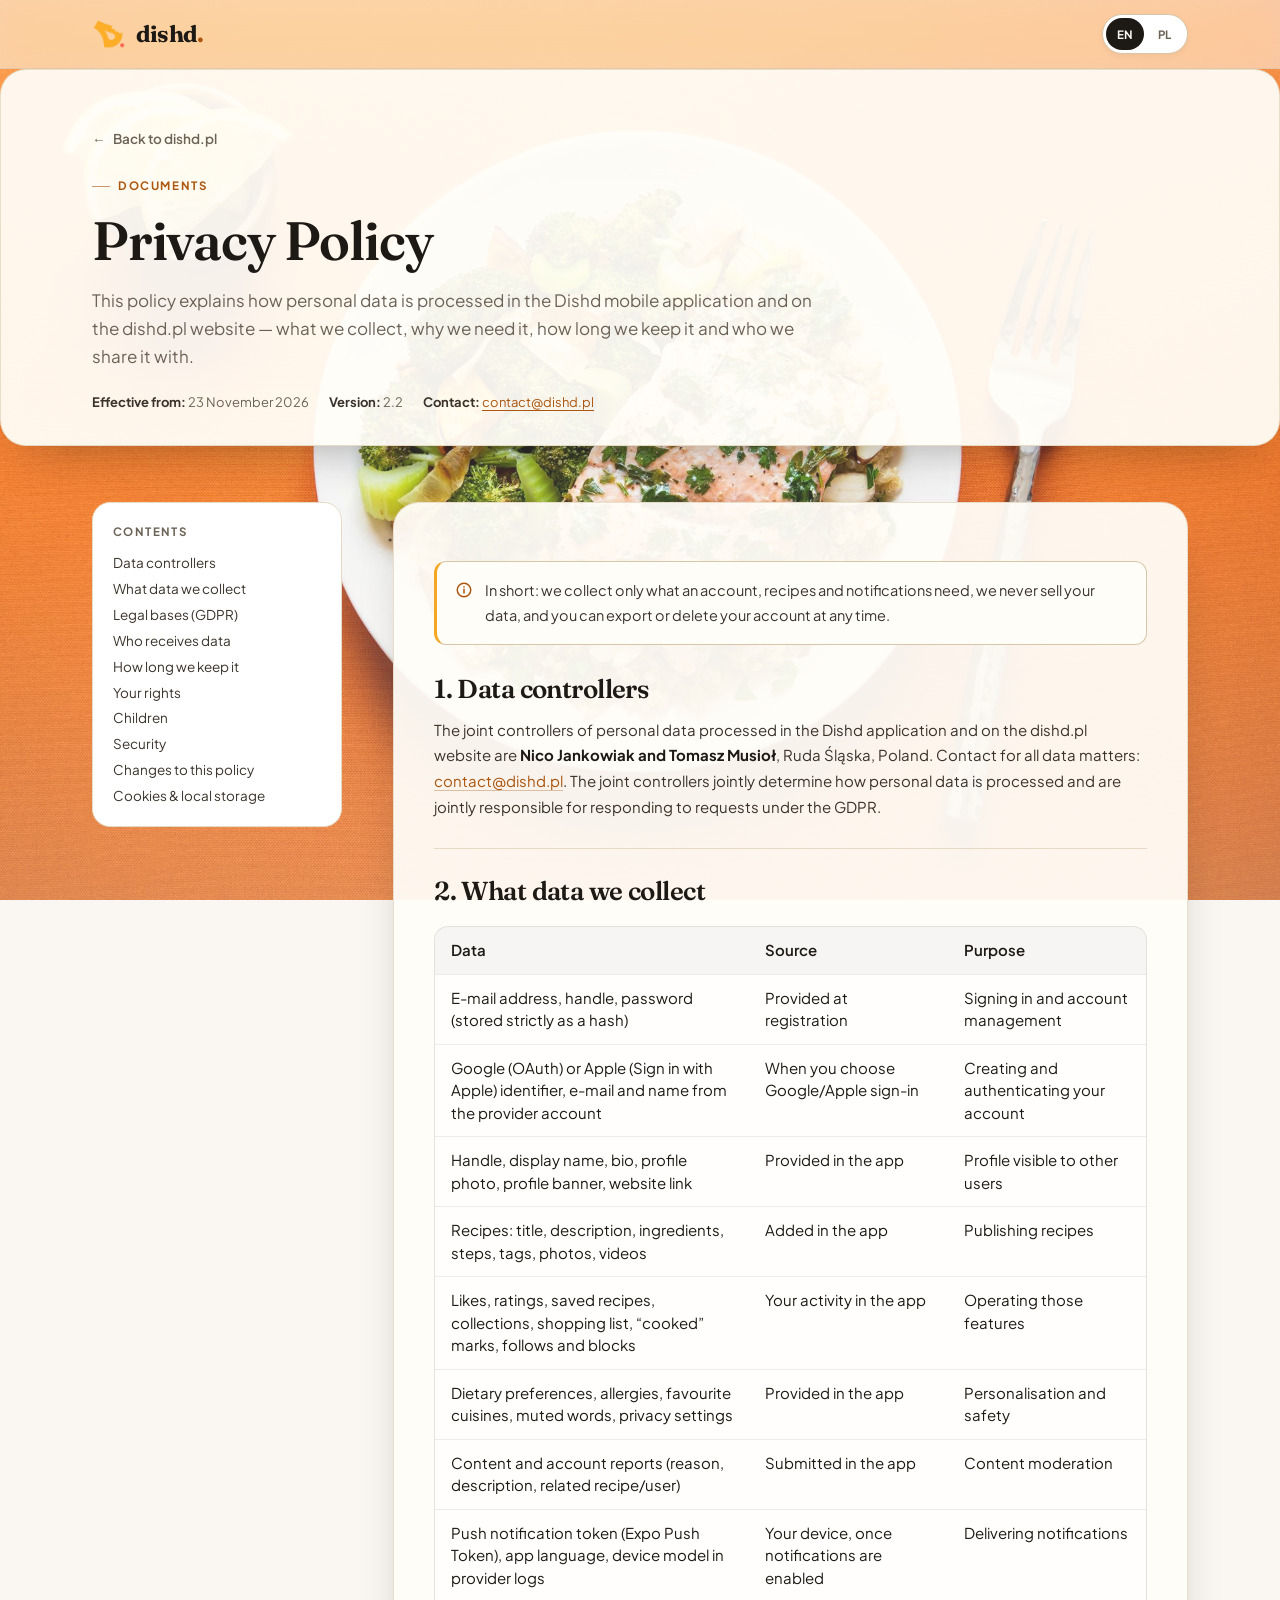
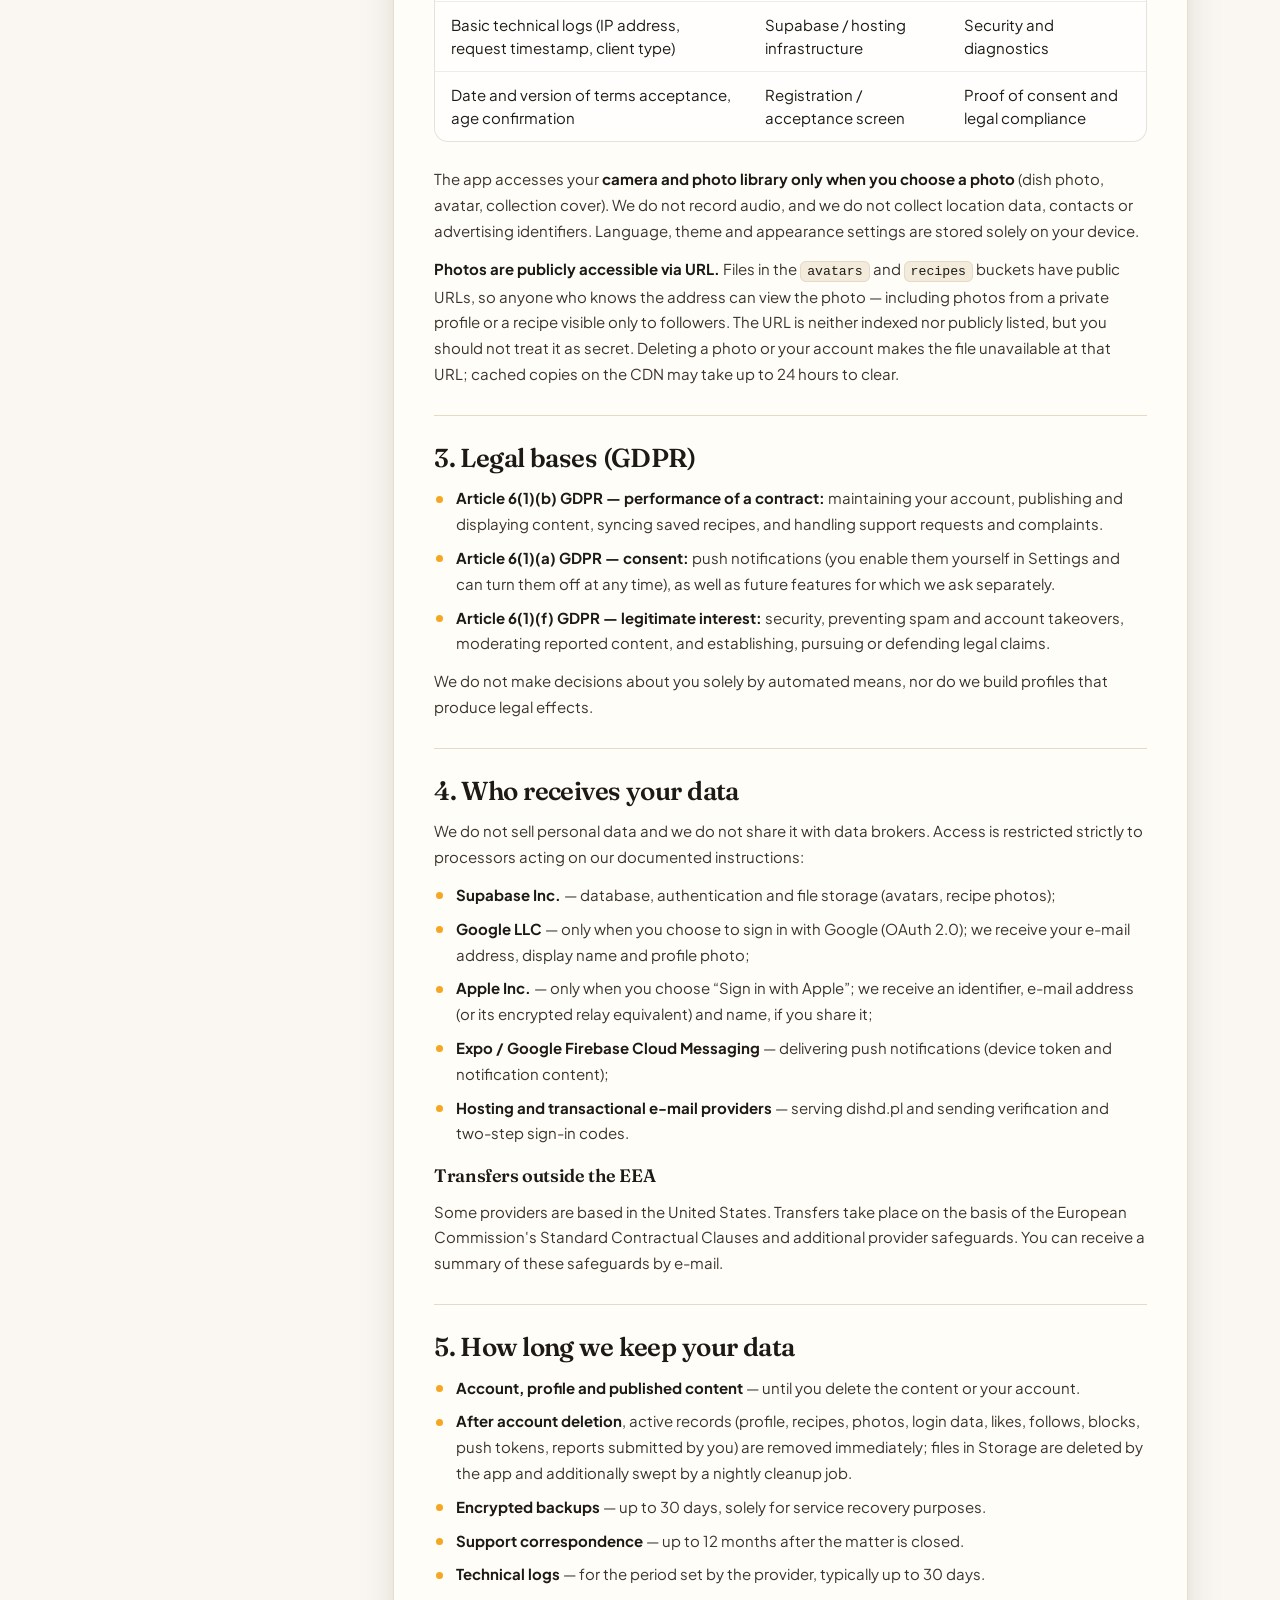
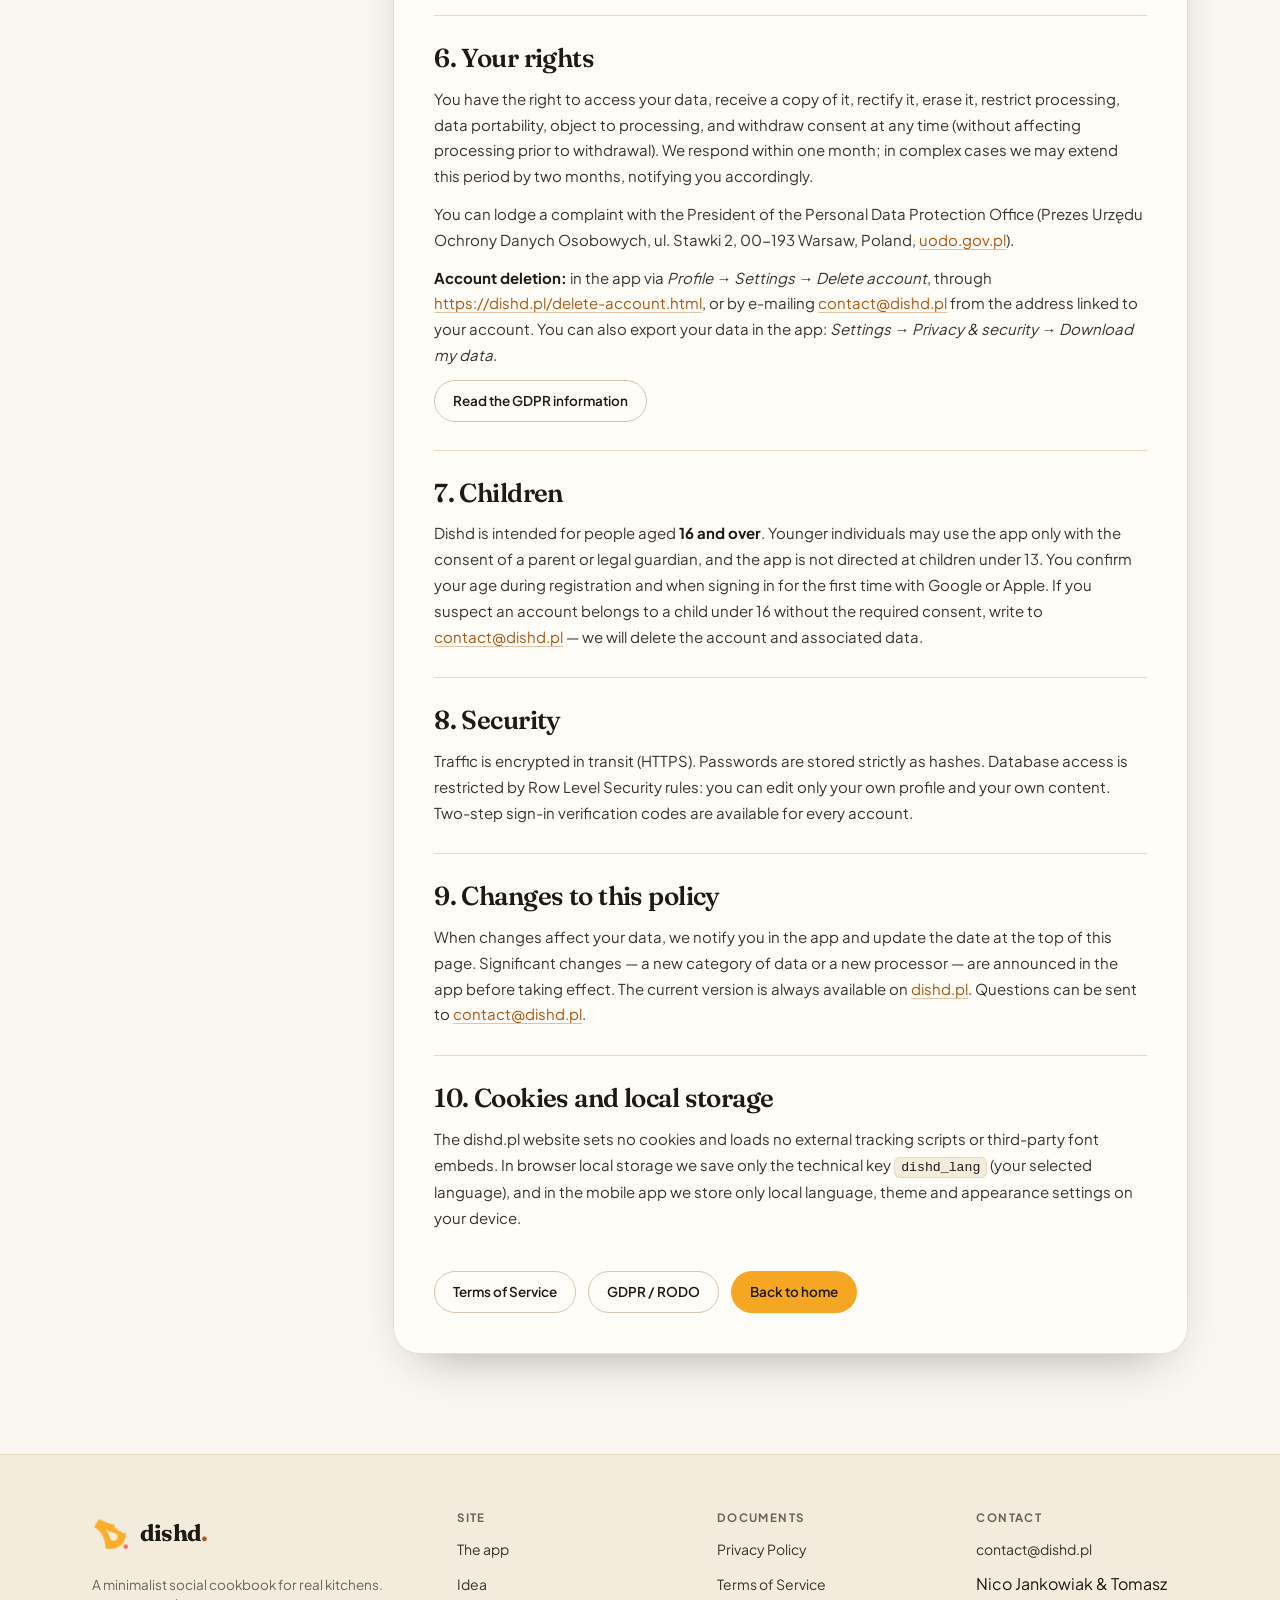
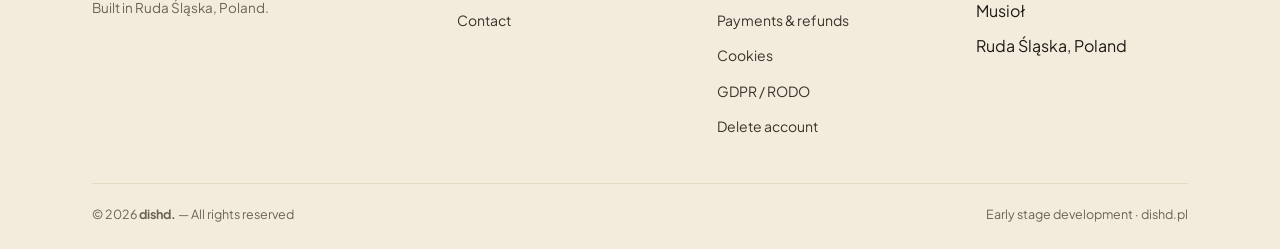
<file: privacy.html>
<!DOCTYPE html>
<html lang="en">
<head>
  <meta charset="UTF-8" />
  <meta name="viewport" content="width=device-width, initial-scale=1.0" />
  <title>dishd. · Privacy Policy</title>
  <meta name="description" content="How dishd processes personal data in the mobile app and on dishd.pl: what we collect, why, for how long and who we share it with." />
  <meta name="theme-color" content="#FAF7F2" />
  <meta name="robots" content="index, follow" />

  <link rel="icon" href="media/favicon.ico" sizes="any" />
  <link rel="icon" type="image/png" sizes="32x32" href="media/favicon-32.png" />
  <link rel="icon" type="image/png" sizes="192x192" href="media/favicon-192.png" />
  <link rel="apple-touch-icon" href="media/apple-touch-icon.png" />

  <meta property="og:type" content="article" />
  <meta property="og:url" content="https://dishd.pl/privacy.html" />
  <meta property="og:title" content="dishd. · Privacy Policy" />
  <meta property="og:description" content="What data dishd collects, why we need it and who processes it on our behalf." />
  <meta property="og:image" content="https://dishd.pl/media/og-cover.png" />

  <link rel="stylesheet" href="assets/fonts.css" />
  <link rel="stylesheet" href="assets/styles.css" />
  <style>
    .doc-table-wrap {
      width: 100%;
      overflow-x: auto;
      margin: 1.25rem 0 1.5rem;
      border: 1px solid rgba(28, 25, 23, 0.12);
      border-radius: 14px;
      background: rgba(255, 255, 255, 0.55);
    }
    .doc-table {
      width: 100%;
      border-collapse: collapse;
      text-align: left;
      font-size: 0.9375rem;
      line-height: 1.5;
    }
    .doc-table th,
    .doc-table td {
      padding: 0.75rem 1rem;
      vertical-align: top;
      border-bottom: 1px solid rgba(28, 25, 23, 0.08);
    }
    .doc-table th {
      font-weight: 600;
      background: rgba(28, 25, 23, 0.035);
      white-space: nowrap;
    }
    .doc-table tbody tr:last-child td {
      border-bottom: none;
    }
    .doc-table td:first-child {
      min-width: 14rem;
    }
    .doc-table td:nth-child(2),
    .doc-table td:nth-child(3) {
      min-width: 10.5rem;
    }
  </style>
</head>

<body data-title-en="dishd. · Privacy Policy" data-title-pl="dishd. · Polityka prywatności"
      data-desc-en="How dishd processes personal data in the mobile app and on dishd.pl: what we collect, why, for how long and who we share it with."
      data-desc-pl="Jak dishd przetwarza dane osobowe w aplikacji i w serwisie dishd.pl: jakie dane zbieramy, po co, jak długo je przechowujemy i komu je powierzamy.">

  <a class="skip-link" href="#main" data-en="Skip to content" data-pl="Przejdź do treści">Skip to content</a>

  <header class="site-header">
    <div class="wrap header-inner">
      <a class="brand" href="index.html" aria-label="dishd.">
        <img class="brand__mark" src="media/logo.png" alt="" width="34" height="34" />
        <span class="brand__name">dishd<span class="brand__dot">.</span></span>
      </a>

      <div class="header-actions">
        <div class="lang-switch" role="group" aria-label="Language / Język">
          <button type="button" class="lang-btn" data-lang="en" aria-pressed="true"
                  aria-label="Switch language to English (EN)"
                  data-aria-en="Switch language to English (EN)" data-aria-pl="Zmień język na angielski (EN)">EN</button>
          <button type="button" class="lang-btn" data-lang="pl" aria-pressed="false"
                  aria-label="Switch language to Polish (PL)"
                  data-aria-en="Switch language to Polish (PL)" data-aria-pl="Zmień język na polski (PL)">PL</button>
        </div>
      </div>
    </div>
  </header>

  <main id="main" tabindex="-1">
    <section class="doc-hero">
      <div class="wrap">
        <a class="doc-hero__back" href="index.html">
          <span aria-hidden="true">←</span>
          <span data-en="Back to dishd.pl" data-pl="Powrót do dishd.pl">Back to dishd.pl</span>
        </a>
        <span class="eyebrow" data-en="Documents" data-pl="Dokumenty">Documents</span>
        <h1 data-en="Privacy Policy" data-pl="Polityka prywatności">Privacy Policy</h1>
        <p data-en="This policy explains how personal data is processed in the Dishd mobile application and on the dishd.pl website — what we collect, why we need it, how long we keep it and who we share it with."
           data-pl="Niniejsza polityka wyjaśnia, jak przetwarzamy dane osobowe w aplikacji mobilnej Dishd oraz na stronie dishd.pl — jakie dane zbieramy, po co ich potrzebujemy, jak długo je przechowujemy i komu je przekazujemy.">
          This policy explains how personal data is processed in the Dishd mobile application and on the dishd.pl website — what we collect, why we need it, how long we keep it and who we share it with.
        </p>

        <div class="doc-meta">
          <span><strong data-en="Effective from:" data-pl="Obowiązuje od:">Effective from:</strong> <span data-en="23 November 2026" data-pl="23 listopada 2026">23 November 2026</span></span>
          <span><strong data-en="Version:" data-pl="Wersja:">Version:</strong> 2.2</span>
          <span><strong data-en="Contact:" data-pl="Kontakt:">Contact:</strong> <a href="mailto:contact@dishd.pl">contact@dishd.pl</a></span>
        </div>
      </div>
    </section>

    <div class="wrap doc-layout">
      <nav class="toc" aria-label="Contents" data-aria-en="Contents" data-aria-pl="Spis treści">
        <p class="toc__title" data-en="Contents" data-pl="Spis treści">Contents</p>
        <ol>
          <li><a href="#controller" data-en="Data controllers" data-pl="Administrator danych">Data controllers</a></li>
          <li><a href="#data" data-en="What data we collect" data-pl="Jakie dane zbieramy">What data we collect</a></li>
          <li><a href="#purposes" data-en="Legal bases (GDPR)" data-pl="Podstawy prawne (RODO)">Legal bases (GDPR)</a></li>
          <li><a href="#recipients" data-en="Who receives data" data-pl="Komu przekazujemy dane">Who receives data</a></li>
          <li><a href="#retention" data-en="How long we keep it" data-pl="Jak długo przechowujemy dane">How long we keep it</a></li>
          <li><a href="#rights" data-en="Your rights" data-pl="Twoje prawa">Your rights</a></li>
          <li><a href="#children" data-en="Children" data-pl="Dzieci">Children</a></li>
          <li><a href="#security" data-en="Security" data-pl="Bezpieczeństwo">Security</a></li>
          <li><a href="#changes" data-en="Changes to this policy" data-pl="Zmiany polityki">Changes to this policy</a></li>
          <li><a href="#cookies" data-en="Cookies &amp; local storage" data-pl="Cookies i pamięć lokalna">Cookies &amp; local storage</a></li>
        </ol>
      </nav>

      <article class="doc">
        <div class="callout">
          <span class="callout__icon" aria-hidden="true">
            <svg width="18" height="18" viewBox="0 0 24 24" fill="none" stroke="currentColor" stroke-width="2" stroke-linecap="round" stroke-linejoin="round"><circle cx="12" cy="12" r="9" /><path d="M12 11v5M12 7.6v.4" /></svg>
          </span>
          <p data-en="In short: we collect only what an account, recipes and notifications need, we never sell your data, and you can export or delete your account at any time."
             data-pl="W skrócie: zbieramy tylko to, czego wymaga konto, przepisy i powiadomienia, nie sprzedajemy danych, a konto możesz w każdej chwili wyeksportować lub usunąć.">
            In short: we collect only what an account, recipes and notifications need, we never sell your data, and you can export or delete your account at any time.
          </p>
        </div>

        <section id="controller">
          <h2 data-en="1. Data controllers" data-pl="1. Administrator danych">1. Data controllers</h2>
          <p data-en="The joint controllers of personal data processed in the Dishd application and on the dishd.pl website are <strong>Nico Jankowiak and Tomasz Musioł</strong>, Ruda Śląska, Poland. Contact for all data matters: <a href='mailto:contact@dishd.pl'>contact@dishd.pl</a>. The joint controllers jointly determine how personal data is processed and are jointly responsible for responding to requests under the GDPR."
             data-pl="Współadministratorami danych osobowych przetwarzanych w aplikacji Dishd i na stronie dishd.pl są <strong>Nico Jankowiak i Tomasz Musioł</strong>, Ruda Śląska, Polska. Kontakt we wszystkich sprawach dotyczących danych: <a href='mailto:contact@dishd.pl'>contact@dishd.pl</a>. Współadministratorzy wspólnie decydują o sposobie przetwarzania danych i wspólnie odpowiadają na żądania wynikające z RODO.">
            The joint controllers of personal data processed in the Dishd application and on the dishd.pl website are <strong>Nico Jankowiak and Tomasz Musioł</strong>, Ruda Śląska, Poland. Contact for all data matters: <a href="mailto:contact@dishd.pl">contact@dishd.pl</a>. The joint controllers jointly determine how personal data is processed and are jointly responsible for responding to requests under the GDPR.
          </p>
        </section>

        <section id="data">
          <h2 data-en="2. What data we collect" data-pl="2. Jakie dane zbieramy">2. What data we collect</h2>

          <div class="doc-table-wrap">
            <table class="doc-table">
              <thead>
                <tr>
                  <th data-en="Data" data-pl="Dane">Data</th>
                  <th data-en="Source" data-pl="Skąd">Source</th>
                  <th data-en="Purpose" data-pl="Po co">Purpose</th>
                </tr>
              </thead>
              <tbody>
                <tr>
                  <td data-en="E-mail address, handle, password (stored strictly as a hash)"
                      data-pl="Adres e-mail, nick, hasło (przechowywane wyłącznie jako hash)">
                    E-mail address, handle, password (stored strictly as a hash)
                  </td>
                  <td data-en="Provided at registration"
                      data-pl="Podajesz przy rejestracji">
                    Provided at registration
                  </td>
                  <td data-en="Signing in and account management"
                      data-pl="Logowanie i obsługa konta">
                    Signing in and account management
                  </td>
                </tr>
                <tr>
                  <td data-en="Google (OAuth) or Apple (Sign in with Apple) identifier, e-mail and name from the provider account"
                      data-pl="Identyfikator Google (OAuth) albo Apple (Sign in with Apple), e-mail i imię z konta dostawcy">
                    Google (OAuth) or Apple (Sign in with Apple) identifier, e-mail and name from the provider account
                  </td>
                  <td data-en="When you choose Google/Apple sign-in"
                      data-pl="Wybierasz logowanie Google/Apple">
                    When you choose Google/Apple sign-in
                  </td>
                  <td data-en="Creating and authenticating your account"
                      data-pl="Utworzenie i uwierzytelnianie konta">
                    Creating and authenticating your account
                  </td>
                </tr>
                <tr>
                  <td data-en="Handle, display name, bio, profile photo, profile banner, website link"
                      data-pl="Nick, imię wyświetlane, bio, zdjęcie profilowe, baner profilu, link do strony">
                    Handle, display name, bio, profile photo, profile banner, website link
                  </td>
                  <td data-en="Provided in the app"
                      data-pl="Podajesz w aplikacji">
                    Provided in the app
                  </td>
                  <td data-en="Profile visible to other users"
                      data-pl="Profil widoczny dla innych użytkowników">
                    Profile visible to other users
                  </td>
                </tr>
                <tr>
                  <td data-en="Recipes: title, description, ingredients, steps, tags, photos, videos"
                      data-pl="Przepisy: tytuł, opis, składniki, kroki, tagi, zdjęcia, wideo">
                    Recipes: title, description, ingredients, steps, tags, photos, videos
                  </td>
                  <td data-en="Added in the app"
                      data-pl="Dodajesz w aplikacji">
                    Added in the app
                  </td>
                  <td data-en="Publishing recipes"
                      data-pl="Publikacja przepisów">
                    Publishing recipes
                  </td>
                </tr>
                <tr>
                  <td data-en="Likes, ratings, saved recipes, collections, shopping list, “cooked” marks, follows and blocks"
                      data-pl="Polubienia, oceny, zapisane przepisy, kolekcje, lista zakupów, „ugotowane”, obserwacje i blokady">
                    Likes, ratings, saved recipes, collections, shopping list, “cooked” marks, follows and blocks
                  </td>
                  <td data-en="Your activity in the app"
                      data-pl="Twoje działania w aplikacji">
                    Your activity in the app
                  </td>
                  <td data-en="Operating those features"
                      data-pl="Działanie tych funkcji">
                    Operating those features
                  </td>
                </tr>
                <tr>
                  <td data-en="Dietary preferences, allergies, favourite cuisines, muted words, privacy settings"
                      data-pl="Preferencje żywieniowe, alergie, lubiane kuchnie, ukryte słowa, ustawienia prywatności">
                    Dietary preferences, allergies, favourite cuisines, muted words, privacy settings
                  </td>
                  <td data-en="Provided in the app"
                      data-pl="Podajesz w aplikacji">
                    Provided in the app
                  </td>
                  <td data-en="Personalisation and safety"
                      data-pl="Personalizacja i bezpieczeństwo">
                    Personalisation and safety
                  </td>
                </tr>
                <tr>
                  <td data-en="Content and account reports (reason, description, related recipe/user)"
                      data-pl="Zgłoszenia treści i kont (powód, opis, powiązany przepis/użytkownik)">
                    Content and account reports (reason, description, related recipe/user)
                  </td>
                  <td data-en="Submitted in the app"
                      data-pl="Wysyłasz w aplikacji">
                    Submitted in the app
                  </td>
                  <td data-en="Content moderation"
                      data-pl="Moderacja treści">
                    Content moderation
                  </td>
                </tr>
                <tr>
                  <td data-en="Push notification token (Expo Push Token), app language, device model in provider logs"
                      data-pl="Token powiadomień push (Expo Push Token), język aplikacji, model urządzenia w logach dostawcy">
                    Push notification token (Expo Push Token), app language, device model in provider logs
                  </td>
                  <td data-en="Your device, once notifications are enabled"
                      data-pl="Twoje urządzenie, po włączeniu powiadomień">
                    Your device, once notifications are enabled
                  </td>
                  <td data-en="Delivering notifications"
                      data-pl="Dostarczanie powiadomień">
                    Delivering notifications
                  </td>
                </tr>
                <tr>
                  <td data-en="Basic technical logs (IP address, request timestamp, client type)"
                      data-pl="Podstawowe logi techniczne (IP, czas żądania, typ klienta)">
                    Basic technical logs (IP address, request timestamp, client type)
                  </td>
                  <td data-en="Supabase / hosting infrastructure"
                      data-pl="Infrastruktura Supabase/hostingu">
                    Supabase / hosting infrastructure
                  </td>
                  <td data-en="Security and diagnostics"
                      data-pl="Bezpieczeństwo i diagnostyka">
                    Security and diagnostics
                  </td>
                </tr>
                <tr>
                  <td data-en="Date and version of terms acceptance, age confirmation"
                      data-pl="Data i wersja akceptacji regulaminu, potwierdzenie wieku">
                    Date and version of terms acceptance, age confirmation
                  </td>
                  <td data-en="Registration / acceptance screen"
                      data-pl="Rejestracja / ekran akceptacji">
                    Registration / acceptance screen
                  </td>
                  <td data-en="Proof of consent and legal compliance"
                      data-pl="Dowód zgody i zgodność z prawem">
                    Proof of consent and legal compliance
                  </td>
                </tr>
              </tbody>
            </table>
          </div>

          <p data-en="The app accesses your <strong>camera and photo library only when you choose a photo</strong> (dish photo, avatar, collection cover). We do not record audio, and we do not collect location data, contacts or advertising identifiers. Language, theme and appearance settings are stored solely on your device."
             data-pl="Aplikacja korzysta z <strong>aparatu i galerii tylko wtedy, gdy sam wybierzesz zdjęcie</strong> (zdjęcie potrawy, avatar, okładka kolekcji). Nie nagrywamy dźwięku, nie zbieramy lokalizacji, kontaktów ani identyfikatorów reklamowych. Język, motyw i ustawienia wyglądu zapisujemy tylko na Twoim urządzeniu.">
            The app accesses your <strong>camera and photo library only when you choose a photo</strong> (dish photo, avatar, collection cover). We do not record audio, and we do not collect location data, contacts or advertising identifiers. Language, theme and appearance settings are stored solely on your device.
          </p>

          <p data-en="<strong>Photos are publicly accessible via URL.</strong> Files in the <code>avatars</code> and <code>recipes</code> buckets have public URLs, so anyone who knows the address can view the photo — including photos from a private profile or a recipe visible only to followers. The URL is neither indexed nor publicly listed, but you should not treat it as secret. Deleting a photo or your account makes the file unavailable at that URL; cached copies on the CDN may take up to 24 hours to clear."
             data-pl="<strong>Zdjęcia są publicznie dostępne.</strong> Pliki w bucketach <code>avatars</code> i <code>recipes</code> mają publiczne adresy URL, więc każdy, kto zna adres, może otworzyć zdjęcie — także zdjęcie z profilu prywatnego lub przepisu widocznego tylko dla obserwujących. Adres nie jest indeksowany ani udostępniany, ale nie traktuj go jak tajnego. Usunięcie zdjęcia lub konta sprawia, że plik przestaje być dostępny pod tym adresem; kopie w cache CDN mogą zniknąć z opóźnieniem do 24 godzin.">
            <strong>Photos are publicly accessible via URL.</strong> Files in the <code>avatars</code> and <code>recipes</code> buckets have public URLs, so anyone who knows the address can view the photo — including photos from a private profile or a recipe visible only to followers. The URL is neither indexed nor publicly listed, but you should not treat it as secret. Deleting a photo or your account makes the file unavailable at that URL; cached copies on the CDN may take up to 24 hours to clear.
          </p>
        </section>

        <section id="purposes">
          <h2 data-en="3. Legal bases (GDPR)" data-pl="3. Podstawy prawne (RODO)">3. Legal bases (GDPR)</h2>
          <ul>
            <li data-en="<strong>Article 6(1)(b) GDPR — performance of a contract:</strong> maintaining your account, publishing and displaying content, syncing saved recipes, and handling support requests and complaints."
                data-pl="<strong>Art. 6 ust. 1 lit. b RODO — wykonanie umowy:</strong> prowadzenie konta, publikowanie i wyświetlanie treści, synchronizacja zapisanych przepisów, obsługa zgłoszeń i reklamacji.">
              <strong>Article 6(1)(b) GDPR — performance of a contract:</strong> maintaining your account, publishing and displaying content, syncing saved recipes, and handling support requests and complaints.
            </li>
            <li data-en="<strong>Article 6(1)(a) GDPR — consent:</strong> push notifications (you enable them yourself in Settings and can turn them off at any time), as well as future features for which we ask separately."
                data-pl="<strong>Art. 6 ust. 1 lit. a RODO — zgoda:</strong> powiadomienia push (włączasz je sam w Ustawieniach i możesz wyłączyć w każdej chwili), a także przyszłe funkcje, o które poprosimy osobno.">
              <strong>Article 6(1)(a) GDPR — consent:</strong> push notifications (you enable them yourself in Settings and can turn them off at any time), as well as future features for which we ask separately.
            </li>
            <li data-en="<strong>Article 6(1)(f) GDPR — legitimate interest:</strong> security, preventing spam and account takeovers, moderating reported content, and establishing, pursuing or defending legal claims."
                data-pl="<strong>Art. 6 ust. 1 lit. f RODO — prawnie uzasadniony interes:</strong> bezpieczeństwo, zapobieganie spamowi i przejęciom kont, moderacja zgłoszonych treści, dochodzenie i obrona roszczeń.">
              <strong>Article 6(1)(f) GDPR — legitimate interest:</strong> security, preventing spam and account takeovers, moderating reported content, and establishing, pursuing or defending legal claims.
            </li>
          </ul>
          <p data-en="We do not make decisions about you solely by automated means, nor do we build profiles that produce legal effects."
             data-pl="Nie podejmujemy wobec Ciebie decyzji w sposób wyłącznie zautomatyzowany i nie tworzymy profili o skutkach prawnych.">
            We do not make decisions about you solely by automated means, nor do we build profiles that produce legal effects.
          </p>
        </section>

        <section id="recipients">
          <h2 data-en="4. Who receives your data" data-pl="4. Komu przekazujemy dane">4. Who receives your data</h2>
          <p data-en="We do not sell personal data and we do not share it with data brokers. Access is restricted strictly to processors acting on our documented instructions:"
             data-pl="Nie sprzedajemy danych i nie przekazujemy ich brokerom danych. Dostęp mają wyłącznie podmioty przetwarzające dane na nasze udokumentowane polecenie:">
            We do not sell personal data and we do not share it with data brokers. Access is restricted strictly to processors acting on our documented instructions:
          </p>
          <ul>
            <li data-en="<strong>Supabase Inc.</strong> — database, authentication and file storage (avatars, recipe photos);"
                data-pl="<strong>Supabase Inc.</strong> — baza danych, uwierzytelnianie, przechowywanie plików (avatary, zdjęcia przepisów);">
              <strong>Supabase Inc.</strong> — database, authentication and file storage (avatars, recipe photos);
            </li>
            <li data-en="<strong>Google LLC</strong> — only when you choose to sign in with Google (OAuth 2.0); we receive your e-mail address, display name and profile photo;"
                data-pl="<strong>Google LLC</strong> — tylko gdy wybierzesz logowanie Google (OAuth 2.0); otrzymujemy Twój adres e-mail, nazwę i zdjęcie profilowe;">
              <strong>Google LLC</strong> — only when you choose to sign in with Google (OAuth 2.0); we receive your e-mail address, display name and profile photo;
            </li>
            <li data-en="<strong>Apple Inc.</strong> — only when you choose “Sign in with Apple”; we receive an identifier, e-mail address (or its encrypted relay equivalent) and name, if you share it;"
                data-pl="<strong>Apple Inc.</strong> — tylko gdy wybierzesz „Sign in with Apple”; otrzymujemy identyfikator, e-mail (lub jego zaszyfrowany odpowiednik) i imię, jeśli je udostępnisz;">
              <strong>Apple Inc.</strong> — only when you choose “Sign in with Apple”; we receive an identifier, e-mail address (or its encrypted relay equivalent) and name, if you share it;
            </li>
            <li data-en="<strong>Expo / Google Firebase Cloud Messaging</strong> — delivering push notifications (device token and notification content);"
                data-pl="<strong>Expo / Google Firebase Cloud Messaging</strong> — dostarczanie powiadomień push (token urządzenia i treść powiadomienia);">
              <strong>Expo / Google Firebase Cloud Messaging</strong> — delivering push notifications (device token and notification content);
            </li>
            <li data-en="<strong>Hosting and transactional e-mail providers</strong> — serving dishd.pl and sending verification and two-step sign-in codes."
                data-pl="<strong>Dostawca hostingu i poczty transakcyjnej</strong> — serwowanie dishd.pl oraz wysyłka kodów weryfikacyjnych i logowania dwuetapowego.">
              <strong>Hosting and transactional e-mail providers</strong> — serving dishd.pl and sending verification and two-step sign-in codes.
            </li>
          </ul>
          <h3 data-en="Transfers outside the EEA" data-pl="Przekazywanie poza EOG">Transfers outside the EEA</h3>
          <p data-en="Some providers are based in the United States. Transfers take place on the basis of the European Commission's Standard Contractual Clauses and additional provider safeguards. You can receive a summary of these safeguards by e-mail."
             data-pl="Część dostawców ma siedzibę w USA. Przekazanie odbywa się na podstawie standardowych klauzul umownych Komisji Europejskiej oraz dodatkowych zabezpieczeń dostawcy. Podsumowanie zabezpieczeń możesz otrzymać e-mailem.">
            Some providers are based in the United States. Transfers take place on the basis of the European Commission's Standard Contractual Clauses and additional provider safeguards. You can receive a summary of these safeguards by e-mail.
          </p>
        </section>

        <section id="retention">
          <h2 data-en="5. How long we keep your data" data-pl="5. Jak długo przechowujemy dane">5. How long we keep your data</h2>
          <ul>
            <li data-en="<strong>Account, profile and published content</strong> — until you delete the content or your account."
                data-pl="<strong>Konto, profil i opublikowane treści</strong> — do usunięcia treści albo konta.">
              <strong>Account, profile and published content</strong> — until you delete the content or your account.
            </li>
            <li data-en="<strong>After account deletion</strong>, active records (profile, recipes, photos, login data, likes, follows, blocks, push tokens, reports submitted by you) are removed immediately; files in Storage are deleted by the app and additionally swept by a nightly cleanup job."
                data-pl="<strong>Po usunięciu konta</strong> rekordy aktywne (profil, przepisy, zdjęcia, dane logowania, polubienia, obserwacje, blokady, tokeny push, zgłoszenia wysłane przez Ciebie) usuwamy od razu; pliki w Storage są usuwane przez aplikację i dodatkowo przez nocne zadanie porządkujące.">
              <strong>After account deletion</strong>, active records (profile, recipes, photos, login data, likes, follows, blocks, push tokens, reports submitted by you) are removed immediately; files in Storage are deleted by the app and additionally swept by a nightly cleanup job.
            </li>
            <li data-en="<strong>Encrypted backups</strong> — up to 30 days, solely for service recovery purposes."
                data-pl="<strong>Zaszyfrowane kopie zapasowe</strong> — do 30 dni, wyłącznie w celu odtworzenia usługi.">
              <strong>Encrypted backups</strong> — up to 30 days, solely for service recovery purposes.
            </li>
            <li data-en="<strong>Support correspondence</strong> — up to 12 months after the matter is closed."
                data-pl="<strong>Korespondencja wsparcia</strong> — do 12 miesięcy od zakończenia sprawy.">
              <strong>Support correspondence</strong> — up to 12 months after the matter is closed.
            </li>
            <li data-en="<strong>Technical logs</strong> — for the period set by the provider, typically up to 30 days."
                data-pl="<strong>Logi techniczne</strong> — okres ustawiony przez dostawcę, zwykle do 30 dni.">
              <strong>Technical logs</strong> — for the period set by the provider, typically up to 30 days.
            </li>
          </ul>
        </section>

        <section id="rights">
          <h2 data-en="6. Your rights" data-pl="6. Twoje prawa">6. Your rights</h2>
          <p data-en="You have the right to access your data, receive a copy of it, rectify it, erase it, restrict processing, data portability, object to processing, and withdraw consent at any time (without affecting processing prior to withdrawal). We respond within one month; in complex cases we may extend this period by two months, notifying you accordingly."
             data-pl="Masz prawo dostępu do danych, otrzymania ich kopii, sprostowania, usunięcia, ograniczenia przetwarzania, przenoszenia, sprzeciwu oraz cofnięcia zgody w dowolnym momencie (bez wpływu na przetwarzanie sprzed cofnięcia). Odpowiadamy w ciągu miesiąca; w sprawach złożonych możemy przedłużyć ten termin o dwa miesiące, informując Cię o tym.">
            You have the right to access your data, receive a copy of it, rectify it, erase it, restrict processing, data portability, object to processing, and withdraw consent at any time (without affecting processing prior to withdrawal). We respond within one month; in complex cases we may extend this period by two months, notifying you accordingly.
          </p>
          <p data-en="You can lodge a complaint with the President of the Personal Data Protection Office (Prezes Urzędu Ochrony Danych Osobowych, ul. Stawki 2, 00-193 Warsaw, Poland, <a href='https://uodo.gov.pl' target='_blank' rel='noopener noreferrer'>uodo.gov.pl</a>)."
             data-pl="Skargę możesz złożyć do Prezesa Urzędu Ochrony Danych Osobowych (ul. Stawki 2, 00-193 Warszawa, <a href='https://uodo.gov.pl' target='_blank' rel='noopener noreferrer'>uodo.gov.pl</a>).">
            You can lodge a complaint with the President of the Personal Data Protection Office (Prezes Urzędu Ochrony Danych Osobowych, ul. Stawki 2, 00-193 Warsaw, Poland, <a href="https://uodo.gov.pl" target="_blank" rel="noopener noreferrer">uodo.gov.pl</a>).
          </p>
          <p data-en="<strong>Account deletion:</strong> in the app via <em>Profile → Settings → Delete account</em>, through <a href='https://dishd.pl/delete-account.html'>https://dishd.pl/delete-account.html</a>, or by e-mailing <a href='mailto:contact@dishd.pl'>contact@dishd.pl</a> from the address linked to your account. You can also export your data in the app: <em>Settings → Privacy &amp; security → Download my data</em>."
             data-pl="<strong>Usunięcie konta:</strong> w aplikacji <em>Profil → Ustawienia → Usuń konto</em>, a także przez stronę <a href='https://dishd.pl/delete-account.html'>https://dishd.pl/delete-account.html</a> lub e-mailem na <a href='mailto:contact@dishd.pl'>contact@dishd.pl</a> z adresu przypisanego do konta. Dane można też wyeksportować w aplikacji: <em>Ustawienia → Prywatność i bezpieczeństwo → Pobierz moje dane</em>.">
            <strong>Account deletion:</strong> in the app via <em>Profile → Settings → Delete account</em>, through <a href="https://dishd.pl/delete-account.html">https://dishd.pl/delete-account.html</a>, or by e-mailing <a href="mailto:contact@dishd.pl">contact@dishd.pl</a> from the address linked to your account. You can also export your data in the app: <em>Settings → Privacy &amp; security → Download my data</em>.
          </p>
          <p>
            <a class="btn btn--ghost btn--small" href="gdpr.html" data-en="Read the GDPR information" data-pl="Przejdź do informacji RODO">Read the GDPR information</a>
          </p>
        </section>

        <section id="children">
          <h2 data-en="7. Children" data-pl="7. Dzieci">7. Children</h2>
          <p data-en="Dishd is intended for people aged <strong>16 and over</strong>. Younger individuals may use the app only with the consent of a parent or legal guardian, and the app is not directed at children under 13. You confirm your age during registration and when signing in for the first time with Google or Apple. If you suspect an account belongs to a child under 16 without the required consent, write to <a href='mailto:contact@dishd.pl'>contact@dishd.pl</a> — we will delete the account and associated data."
             data-pl="Dishd jest przeznaczone dla osób, które ukończyły <strong>16 lat</strong>. Młodsze osoby mogą korzystać z aplikacji tylko za zgodą rodzica lub opiekuna prawnego, a aplikacja nie jest kierowana do dzieci poniżej 13 lat. Przy rejestracji oraz przy pierwszym logowaniu przez Google/Apple potwierdzasz swój wiek. Jeśli podejrzewasz, że konto należy do dziecka poniżej 16 lat bez wymaganej zgody, napisz na <a href='mailto:contact@dishd.pl'>contact@dishd.pl</a> — usuniemy konto i powiązane dane.">
            Dishd is intended for people aged <strong>16 and over</strong>. Younger individuals may use the app only with the consent of a parent or legal guardian, and the app is not directed at children under 13. You confirm your age during registration and when signing in for the first time with Google or Apple. If you suspect an account belongs to a child under 16 without the required consent, write to <a href="mailto:contact@dishd.pl">contact@dishd.pl</a> — we will delete the account and associated data.
          </p>
        </section>

        <section id="security">
          <h2 data-en="8. Security" data-pl="8. Bezpieczeństwo">8. Security</h2>
          <p data-en="Traffic is encrypted in transit (HTTPS). Passwords are stored strictly as hashes. Database access is restricted by Row Level Security rules: you can edit only your own profile and your own content. Two-step sign-in verification codes are available for every account."
             data-pl="Ruch jest szyfrowany (HTTPS). Hasła przechowujemy wyłącznie jako hash. Dostęp do bazy ograniczają reguły Row Level Security: możesz edytować tylko własny profil i własne treści. Kod logowania dwuetapowego jest dostępny dla każdego konta.">
            Traffic is encrypted in transit (HTTPS). Passwords are stored strictly as hashes. Database access is restricted by Row Level Security rules: you can edit only your own profile and your own content. Two-step sign-in verification codes are available for every account.
          </p>
        </section>

        <section id="changes">
          <h2 data-en="9. Changes to this policy" data-pl="9. Zmiany polityki">9. Changes to this policy</h2>
          <p data-en="When changes affect your data, we notify you in the app and update the date at the top of this page. Significant changes — a new category of data or a new processor — are announced in the app before taking effect. The current version is always available on <a href='https://dishd.pl/privacy.html'>dishd.pl</a>. Questions can be sent to <a href='mailto:contact@dishd.pl'>contact@dishd.pl</a>."
             data-pl="O zmianach wpływających na Twoje dane informujemy w aplikacji i aktualizujemy datę na górze strony. Istotne zmiany — nowa kategoria danych lub nowy dostawca — ogłaszamy w aplikacji przed wejściem w życie. Aktualna wersja jest zawsze dostępna na <a href='https://dishd.pl/privacy.html'>dishd.pl</a>. Pytania możesz kierować na <a href='mailto:contact@dishd.pl'>contact@dishd.pl</a>.">
            When changes affect your data, we notify you in the app and update the date at the top of this page. Significant changes — a new category of data or a new processor — are announced in the app before taking effect. The current version is always available on <a href="https://dishd.pl/privacy.html">dishd.pl</a>. Questions can be sent to <a href="mailto:contact@dishd.pl">contact@dishd.pl</a>.
          </p>
        </section>

        <section id="cookies">
          <h2 data-en="10. Cookies and local storage" data-pl="10. Cookies i pamięć lokalna">10. Cookies and local storage</h2>
          <p data-en="The dishd.pl website sets no cookies and loads no external tracking scripts or third-party font embeds. In browser local storage we save only the technical key <code>dishd_lang</code> (your selected language), and in the mobile app we store only local language, theme and appearance settings on your device."
             data-pl="Serwis dishd.pl nie zapisuje plików cookies ani nie osadza zewnętrznych skryptów śledzących czy czcionek. W pamięci lokalnej przeglądarki zapisujemy wyłącznie techniczny klucz <code>dishd_lang</code> (wybrany język), a w aplikacji mobilnej — wyłącznie lokalne ustawienia języka, motywu i wyglądu na Twoim urządzeniu.">
            The dishd.pl website sets no cookies and loads no external tracking scripts or third-party font embeds. In browser local storage we save only the technical key <code>dishd_lang</code> (your selected language), and in the mobile app we store only local language, theme and appearance settings on your device.
          </p>
        </section>

        <div class="doc__footer">
          <a class="btn btn--ghost btn--small" href="terms.html" data-en="Terms of Service" data-pl="Regulamin">Terms of Service</a>
          <a class="btn btn--ghost btn--small" href="gdpr.html" data-en="GDPR / RODO" data-pl="RODO">GDPR / RODO</a>
          <a class="btn btn--small" href="index.html" data-en="Back to home" data-pl="Wróć na stronę główną">Back to home</a>
        </div>
      </article>
    </div>
  </main>

  <footer class="site-footer">
    <div class="wrap">
      <div class="footer-grid">
        <div class="footer-brand">
          <a class="brand" href="index.html" aria-label="dishd.">
            <img class="brand__mark" src="media/logo.png" alt="" width="38" height="38" loading="lazy" />
            <span class="brand__name">dishd<span class="brand__dot">.</span></span>
          </a>
          <p data-en="A minimalist social cookbook for real kitchens. Built in Ruda Śląska, Poland."
             data-pl="Minimalistyczna społecznościowa książka kucharska, powstająca w prawdziwej kuchni. Tworzona w Rudzie Śląskiej.">
            A minimalist social cookbook for real kitchens. Built in Ruda Śląska, Poland.
          </p>
        </div>

        <div class="footer-col">
          <h2 data-en="Site" data-pl="Serwis">Site</h2>
          <ul>
            <li><a href="index.html#about" data-en="The app" data-pl="Aplikacja">The app</a></li>
            <li><a href="index.html#idea" data-en="Idea" data-pl="Idea">Idea</a></li>
            <li><a href="mailto:contact@dishd.pl" data-en="Contact" data-pl="Kontakt">Contact</a></li>
          </ul>
        </div>

        <div class="footer-col">
          <h2 data-en="Documents" data-pl="Dokumenty">Documents</h2>
          <ul>
            <li><a href="privacy.html" data-en="Privacy Policy" data-pl="Polityka prywatności">Privacy Policy</a></li>
            <li><a href="terms.html" data-en="Terms of Service" data-pl="Regulamin">Terms of Service</a></li>
            <li><a href="terms.html#refunds" data-en="Payments &amp; refunds" data-pl="Płatności i zwroty">Payments &amp; refunds</a></li>
            <li><a href="privacy.html#cookies" data-en="Cookies" data-pl="Cookies">Cookies</a></li>
            <li><a href="gdpr.html" data-en="GDPR / RODO" data-pl="RODO">GDPR / RODO</a></li>
            <li><a href="delete-account.html" data-en="Delete account" data-pl="Usuwanie konta">Delete account</a></li>
          </ul>
        </div>

        <div class="footer-col">
          <h2 data-en="Contact" data-pl="Kontakt">Contact</h2>
          <ul>
            <li><a href="mailto:contact@dishd.pl">contact@dishd.pl</a></li>
            <li><span data-en="Nico Jankowiak &amp; Tomasz Musioł" data-pl="Nico Jankowiak i Tomasz Musioł">Nico Jankowiak &amp; Tomasz Musioł</span></li>
            <li><span data-en="Ruda Śląska, Poland" data-pl="Ruda Śląska, Polska">Ruda Śląska, Poland</span></li>
          </ul>
        </div>
      </div>

      <div class="footer-bottom">
        <span>© 2026 <strong>dishd.</strong> — <span data-en="All rights reserved" data-pl="Wszelkie prawa zastrzeżone">All rights reserved</span></span>
        <span data-en="Early stage development · dishd.pl" data-pl="Wczesny etap rozwoju · dishd.pl">Early stage development · dishd.pl</span>
      </div>
    </div>
  </footer>

  <script src="assets/site.js" defer></script>
</body>
</html>
</file>
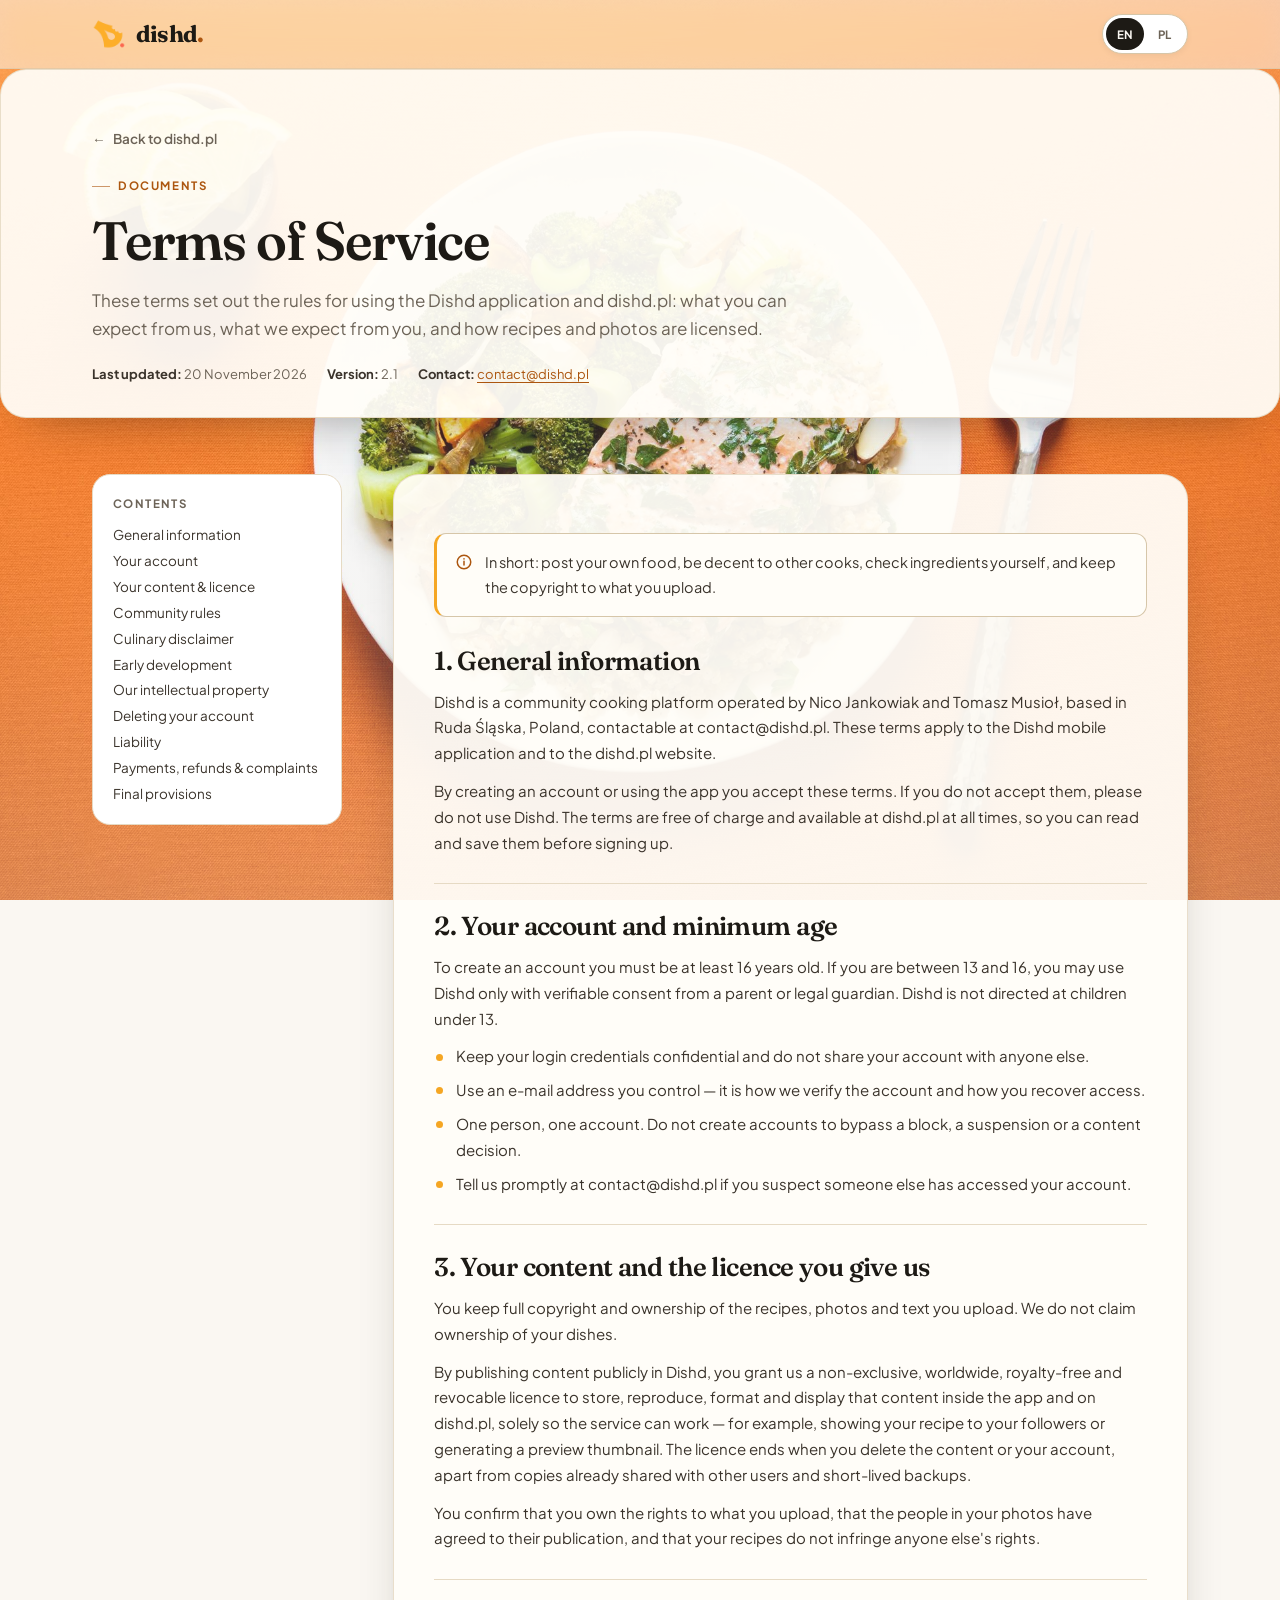
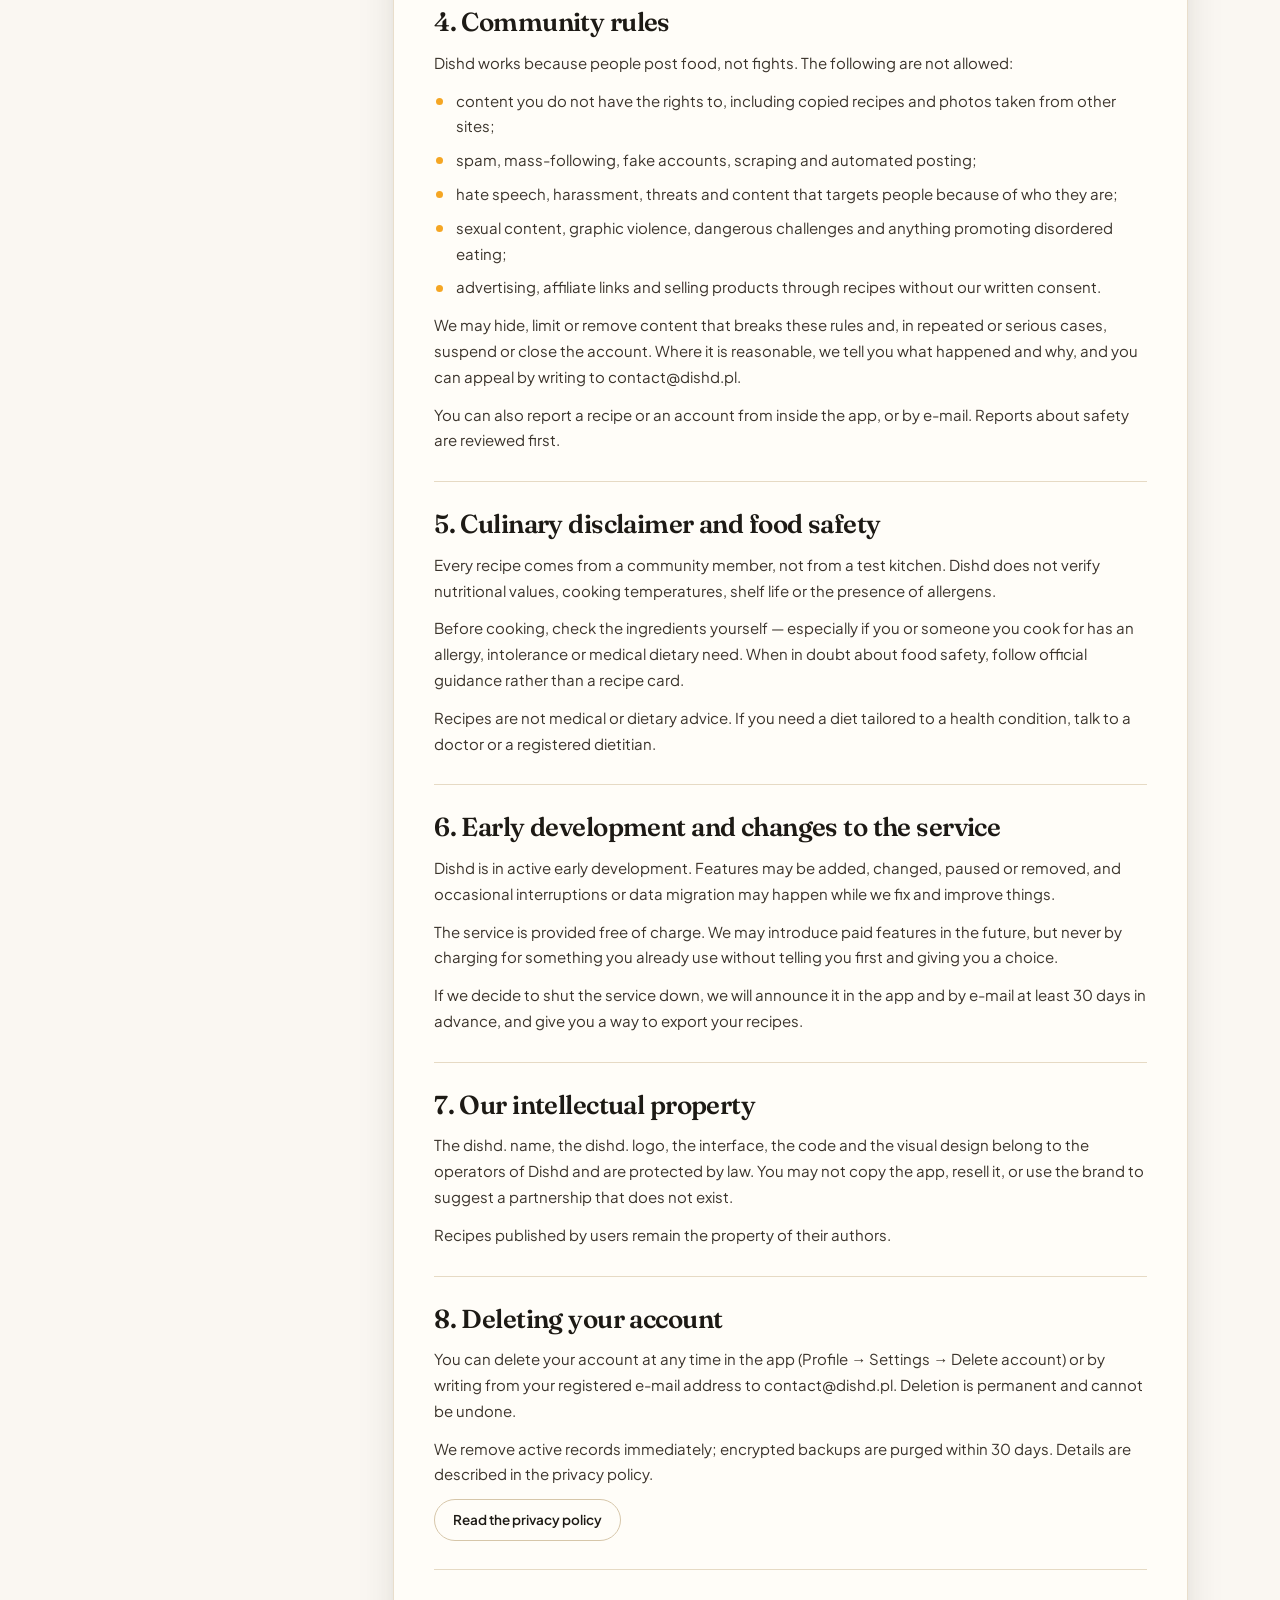
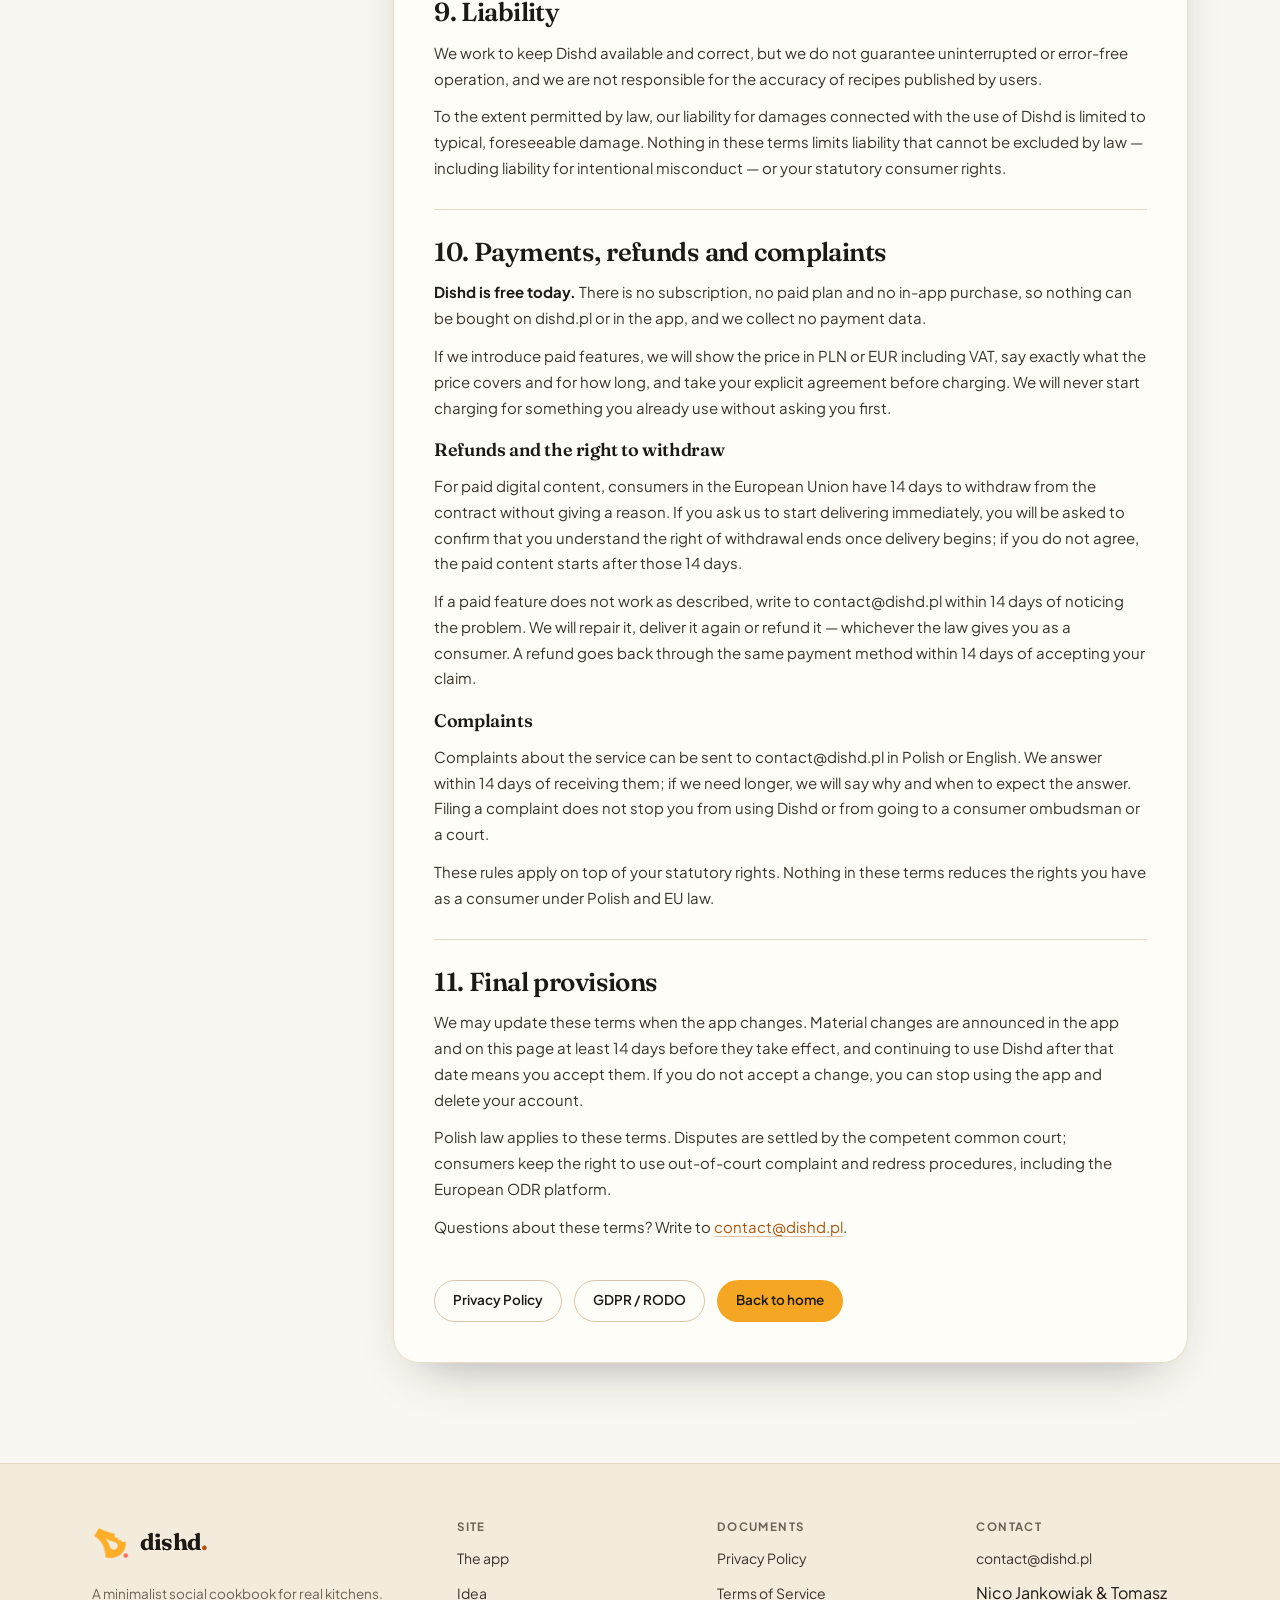
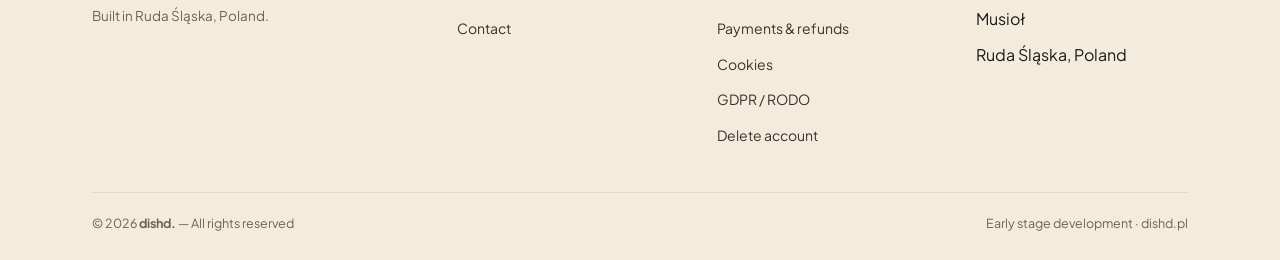
<file: terms.html>
<!DOCTYPE html>
<html lang="en">
<head>
  <meta charset="UTF-8" />
  <meta name="viewport" content="width=device-width, initial-scale=1.0" />
  <title>dishd. · Terms of Service</title>
  <meta name="description" content="The rules for using the Dishd app: accounts, user content, community standards, culinary disclaimer and how the service may change." />
  <meta name="theme-color" content="#FAF7F2" />
  <meta name="robots" content="index, follow" />

  <link rel="icon" href="media/favicon.ico" sizes="any" />
  <link rel="icon" type="image/png" sizes="32x32" href="media/favicon-32.png" />
  <link rel="icon" type="image/png" sizes="192x192" href="media/favicon-192.png" />
  <link rel="apple-touch-icon" href="media/apple-touch-icon.png" />

  <meta property="og:type" content="article" />
  <meta property="og:url" content="https://dishd.pl/terms.html" />
  <meta property="og:title" content="dishd. · Terms of Service" />
  <meta property="og:description" content="Rules for using Dishd: accounts, content, community standards and the culinary disclaimer." />
  <meta property="og:image" content="https://dishd.pl/media/og-cover.png" />

  <link rel="stylesheet" href="assets/fonts.css" />
  <link rel="stylesheet" href="assets/styles.css" />
</head>

<body data-title-en="dishd. · Terms of Service" data-title-pl="dishd. · Regulamin"
      data-desc-en="The rules for using the Dishd app: accounts, user content, community standards, culinary disclaimer and how the service may change."
      data-desc-pl="Zasady korzystania z aplikacji Dishd: konta, treści użytkowników, standardy społeczności, zastrzeżenie kulinarne i zmiany usługi.">

  <a class="skip-link" href="#main" data-en="Skip to content" data-pl="Przejdź do treści">Skip to content</a>

  <header class="site-header">
    <div class="wrap header-inner">
      <a class="brand" href="index.html" aria-label="dishd.">
        <img class="brand__mark" src="media/logo.png" alt="" width="34" height="34" />
        <span class="brand__name">dishd<span class="brand__dot">.</span></span>
      </a>

      <div class="header-actions">
        <div class="lang-switch" role="group" aria-label="Language / Język">
          <button type="button" class="lang-btn" data-lang="en" aria-pressed="true"
                  aria-label="Switch language to English (EN)"
                  data-aria-en="Switch language to English (EN)" data-aria-pl="Zmień język na angielski (EN)">EN</button>
          <button type="button" class="lang-btn" data-lang="pl" aria-pressed="false"
                  aria-label="Switch language to Polish (PL)"
                  data-aria-en="Switch language to Polish (PL)" data-aria-pl="Zmień język na polski (PL)">PL</button>
        </div>
      </div>
    </div>
  </header>

  <main id="main" tabindex="-1">
    <section class="doc-hero">
      <div class="wrap">
        <a class="doc-hero__back" href="index.html">
          <span aria-hidden="true">←</span>
          <span data-en="Back to dishd.pl" data-pl="Powrót do dishd.pl">Back to dishd.pl</span>
        </a>
        <span class="eyebrow" data-en="Documents" data-pl="Dokumenty">Documents</span>
        <h1 data-en="Terms of Service" data-pl="Regulamin">Terms of Service</h1>
        <p data-en="These terms set out the rules for using the Dishd application and dishd.pl: what you can expect from us, what we expect from you, and how recipes and photos are licensed."
           data-pl="Niniejszy regulamin określa zasady korzystania z aplikacji Dishd oraz serwisu dishd.pl: czego możesz od nas oczekiwać, czego oczekujemy od Ciebie i na jakich zasadach licencjonowane są przepisy i zdjęcia.">
          These terms set out the rules for using the Dishd application and dishd.pl: what you can expect from us, what we expect from you, and how recipes and photos are licensed.
        </p>

        <div class="doc-meta">
          <span><strong data-en="Last updated:" data-pl="Ostatnia aktualizacja:">Last updated:</strong> <span data-en="20 November 2026" data-pl="20 listopada 2026">20 November 2026</span></span>
          <span><strong data-en="Version:" data-pl="Wersja:">Version:</strong> 2.1</span>
          <span><strong data-en="Contact:" data-pl="Kontakt:">Contact:</strong> <a href="mailto:contact@dishd.pl">contact@dishd.pl</a></span>
        </div>
      </div>
    </section>

    <div class="wrap doc-layout">
      <nav class="toc" aria-label="Contents" data-aria-en="Contents" data-aria-pl="Spis treści">
        <p class="toc__title" data-en="Contents" data-pl="Spis treści">Contents</p>
        <ol>
          <li><a href="#general" data-en="General information" data-pl="Postanowienia ogólne">General information</a></li>
          <li><a href="#account" data-en="Your account" data-pl="Twoje konto">Your account</a></li>
          <li><a href="#content" data-en="Your content &amp; licence" data-pl="Treści i licencja">Your content &amp; licence</a></li>
          <li><a href="#rules" data-en="Community rules" data-pl="Zasady społeczności">Community rules</a></li>
          <li><a href="#disclaimer" data-en="Culinary disclaimer" data-pl="Zastrzeżenie kulinarne">Culinary disclaimer</a></li>
          <li><a href="#development" data-en="Early development" data-pl="Wczesny etap rozwoju">Early development</a></li>
          <li><a href="#ip" data-en="Our intellectual property" data-pl="Nasza własność intelektualna">Our intellectual property</a></li>
          <li><a href="#termination" data-en="Deleting your account" data-pl="Usunięcie konta">Deleting your account</a></li>
          <li><a href="#liability" data-en="Liability" data-pl="Odpowiedzialność">Liability</a></li>
          <li><a href="#refunds" data-en="Payments, refunds &amp; complaints" data-pl="Płatności, zwroty i reklamacje">Payments, refunds &amp; complaints</a></li>
          <li><a href="#final" data-en="Final provisions" data-pl="Postanowienia końcowe">Final provisions</a></li>
        </ol>
      </nav>

      <article class="doc">
        <div class="callout">
          <span class="callout__icon" aria-hidden="true">
            <svg width="18" height="18" viewBox="0 0 24 24" fill="none" stroke="currentColor" stroke-width="2" stroke-linecap="round" stroke-linejoin="round"><circle cx="12" cy="12" r="9" /><path d="M12 11v5M12 7.6v.4" /></svg>
          </span>
          <p data-en="In short: post your own food, be decent to other cooks, check ingredients yourself, and keep the copyright to what you upload."
             data-pl="W skrócie: publikuj własne jedzenie, bądź w porządku wobec innych, sam sprawdzaj składniki i zachowaj prawa do tego, co wrzucasz.">
            In short: post your own food, be decent to other cooks, check ingredients yourself, and keep the copyright to what you upload.
          </p>
        </div>

        <section id="general">
          <h2 data-en="1. General information" data-pl="1. Postanowienia ogólne">1. General information</h2>
          <p data-en="Dishd is a community cooking platform operated by Nico Jankowiak and Tomasz Musioł, based in Ruda Śląska, Poland, contactable at contact@dishd.pl. These terms apply to the Dishd mobile application and to the dishd.pl website."
             data-pl="Dishd to społecznościowa platforma kulinarna prowadzona przez Nico Jankowiaka i Tomasza Musioła z siedzibą w Rudzie Śląskiej, kontakt: contact@dishd.pl. Niniejszy regulamin dotyczy aplikacji mobilnej Dishd oraz serwisu dishd.pl.">
            Dishd is a community cooking platform operated by Nico Jankowiak and Tomasz Musioł, based in Ruda Śląska, Poland, contactable at contact@dishd.pl. These terms apply to the Dishd mobile application and to the dishd.pl website.
          </p>
          <p data-en="By creating an account or using the app you accept these terms. If you do not accept them, please do not use Dishd. The terms are free of charge and available at dishd.pl at all times, so you can read and save them before signing up."
             data-pl="Tworząc konto lub korzystając z aplikacji, akceptujesz niniejszy regulamin. Jeśli go nie akceptujesz, prosimy o niekorzystanie z Dishd. Regulamin jest bezpłatnie dostępny w serwisie dishd.pl przez cały czas, abyś mógł go przeczytać i zapisać przed rejestracją.">
            By creating an account or using the app you accept these terms. If you do not accept them, please do not use Dishd. The terms are free of charge and available at dishd.pl at all times, so you can read and save them before signing up.
          </p>
        </section>

        <section id="account">
          <h2 data-en="2. Your account and minimum age" data-pl="2. Twoje konto i minimalny wiek">2. Your account and minimum age</h2>
          <p data-en="To create an account you must be at least 16 years old. If you are between 13 and 16, you may use Dishd only with verifiable consent from a parent or legal guardian. Dishd is not directed at children under 13."
             data-pl="Aby założyć konto, musisz mieć ukończone 16 lat. Jeśli masz od 13 do 16 lat, możesz korzystać z Dishd wyłącznie za zgodą rodzica lub opiekuna prawnego, którą możemy zweryfikować. Dishd nie jest kierowane do dzieci poniżej 13. roku życia.">
            To create an account you must be at least 16 years old. If you are between 13 and 16, you may use Dishd only with verifiable consent from a parent or legal guardian. Dishd is not directed at children under 13.
          </p>
          <ul>
            <li data-en="Keep your login credentials confidential and do not share your account with anyone else."
                data-pl="Chroń dane logowania i nie udostępniaj konta innym osobom.">
              Keep your login credentials confidential and do not share your account with anyone else.
            </li>
            <li data-en="Use an e-mail address you control — it is how we verify the account and how you recover access."
                data-pl="Używaj adresu e-mail, do którego masz dostęp — służy on do weryfikacji konta i odzyskania dostępu.">
              Use an e-mail address you control — it is how we verify the account and how you recover access.
            </li>
            <li data-en="One person, one account. Do not create accounts to bypass a block, a suspension or a content decision."
                data-pl="Jedna osoba, jedno konto. Nie twórz kont, aby obejść blokadę, zawieszenie lub decyzję moderacyjną.">
              One person, one account. Do not create accounts to bypass a block, a suspension or a content decision.
            </li>
            <li data-en="Tell us promptly at contact@dishd.pl if you suspect someone else has accessed your account."
                data-pl="Poinformuj nas niezwłocznie na contact@dishd.pl, jeśli podejrzewasz, że ktoś uzyskał dostęp do Twojego konta.">
              Tell us promptly at contact@dishd.pl if you suspect someone else has accessed your account.
            </li>
          </ul>
        </section>

        <section id="content">
          <h2 data-en="3. Your content and the licence you give us" data-pl="3. Twoje treści i udzielana licencja">3. Your content and the licence you give us</h2>
          <p data-en="You keep full copyright and ownership of the recipes, photos and text you upload. We do not claim ownership of your dishes."
             data-pl="Zachowujesz pełne prawa autorskie i własność publikowanych przepisów, zdjęć i tekstów. Nie rościmy sobie prawa własności do Twoich dań.">
            You keep full copyright and ownership of the recipes, photos and text you upload. We do not claim ownership of your dishes.
          </p>
          <p data-en="By publishing content publicly in Dishd, you grant us a non-exclusive, worldwide, royalty-free and revocable licence to store, reproduce, format and display that content inside the app and on dishd.pl, solely so the service can work — for example, showing your recipe to your followers or generating a preview thumbnail. The licence ends when you delete the content or your account, apart from copies already shared with other users and short-lived backups."
             data-pl="Publikując treści publicznie w Dishd, udzielasz nam niewyłącznej, nieodpłatnej, obowiązującej na całym świecie i odwoływalnej licencji na przechowywanie, zwielokrotnianie, formatowanie i wyświetlanie tych treści w aplikacji oraz w serwisie dishd.pl, wyłącznie w celu działania usługi — na przykład pokazania przepisu Twoim obserwującym lub wygenerowania miniatury. Licencja wygasa po usunięciu treści lub konta, z wyjątkiem kopii już udostępnionych innym użytkownikom oraz krótkotrwałych kopii zapasowych.">
            By publishing content publicly in Dishd, you grant us a non-exclusive, worldwide, royalty-free and revocable licence to store, reproduce, format and display that content inside the app and on dishd.pl, solely so the service can work — for example, showing your recipe to your followers or generating a preview thumbnail. The licence ends when you delete the content or your account, apart from copies already shared with other users and short-lived backups.
          </p>
          <p data-en="You confirm that you own the rights to what you upload, that the people in your photos have agreed to their publication, and that your recipes do not infringe anyone else's rights."
             data-pl="Potwierdzasz, że masz prawa do publikowanych treści, że osoby widoczne na zdjęciach zgodziły się na ich publikację, a Twoje przepisy nie naruszają praw osób trzecich.">
            You confirm that you own the rights to what you upload, that the people in your photos have agreed to their publication, and that your recipes do not infringe anyone else's rights.
          </p>
        </section>

        <section id="rules">
          <h2 data-en="4. Community rules" data-pl="4. Zasady społeczności">4. Community rules</h2>
          <p data-en="Dishd works because people post food, not fights. The following are not allowed:"
             data-pl="Dishd działa, bo ludzie publikują jedzenie, a nie kłótnie. Niedozwolone są:">
            Dishd works because people post food, not fights. The following are not allowed:
          </p>
          <ul>
            <li data-en="content you do not have the rights to, including copied recipes and photos taken from other sites;"
                data-pl="treści, do których nie masz praw, w tym skopiowane przepisy i zdjęcia z innych stron;">
              content you do not have the rights to, including copied recipes and photos taken from other sites;
            </li>
            <li data-en="spam, mass-following, fake accounts, scraping and automated posting;"
                data-pl="spam, masowe obserwowanie, fałszywe konta, scraping i automatyczne publikowanie;">
              spam, mass-following, fake accounts, scraping and automated posting;
            </li>
            <li data-en="hate speech, harassment, threats and content that targets people because of who they are;"
                data-pl="mowa nienawiści, nękanie, groźby oraz treści wymierzone w ludzi ze względu na to, kim są;">
              hate speech, harassment, threats and content that targets people because of who they are;
            </li>
            <li data-en="sexual content, graphic violence, dangerous challenges and anything promoting disordered eating;"
                data-pl="treści o charakterze seksualnym, drastyczna przemoc, niebezpieczne wyzwania oraz treści promujące zaburzenia odżywiania;">
              sexual content, graphic violence, dangerous challenges and anything promoting disordered eating;
            </li>
            <li data-en="advertising, affiliate links and selling products through recipes without our written consent."
                data-pl="reklama, linki afiliacyjne i sprzedaż produktów poprzez przepisy bez naszej pisemnej zgody.">
              advertising, affiliate links and selling products through recipes without our written consent.
            </li>
          </ul>
          <p data-en="We may hide, limit or remove content that breaks these rules and, in repeated or serious cases, suspend or close the account. Where it is reasonable, we tell you what happened and why, and you can appeal by writing to contact@dishd.pl."
             data-pl="Możemy ukryć, ograniczyć lub usunąć treści naruszające te zasady, a w przypadkach powtarzających się lub poważnych — zawiesić lub zamknąć konto. Tam, gdzie to uzasadnione, informujemy, co się stało i dlaczego, a od decyzji można odwołać się, pisząc na contact@dishd.pl.">
            We may hide, limit or remove content that breaks these rules and, in repeated or serious cases, suspend or close the account. Where it is reasonable, we tell you what happened and why, and you can appeal by writing to contact@dishd.pl.
          </p>
          <p data-en="You can also report a recipe or an account from inside the app, or by e-mail. Reports about safety are reviewed first."
             data-pl="Możesz też zgłosić przepis lub konto bezpośrednio w aplikacji albo e-mailem. Zgłoszenia dotyczące bezpieczeństwa rozpatrujemy w pierwszej kolejności.">
            You can also report a recipe or an account from inside the app, or by e-mail. Reports about safety are reviewed first.
          </p>
        </section>

        <section id="disclaimer">
          <h2 data-en="5. Culinary disclaimer and food safety" data-pl="5. Zastrzeżenie kulinarne i bezpieczeństwo żywności">5. Culinary disclaimer and food safety</h2>
          <p data-en="Every recipe comes from a community member, not from a test kitchen. Dishd does not verify nutritional values, cooking temperatures, shelf life or the presence of allergens."
             data-pl="Każdy przepis pochodzi od członka społeczności, a nie z profesjonalnej kuchni testowej. Dishd nie weryfikuje wartości odżywczych, temperatur obróbki, terminu przydatności ani obecności alergenów.">
            Every recipe comes from a community member, not from a test kitchen. Dishd does not verify nutritional values, cooking temperatures, shelf life or the presence of allergens.
          </p>
          <p data-en="Before cooking, check the ingredients yourself — especially if you or someone you cook for has an allergy, intolerance or medical dietary need. When in doubt about food safety, follow official guidance rather than a recipe card."
             data-pl="Przed gotowaniem samodzielnie sprawdź składniki — zwłaszcza jeśli Ty lub ktoś, dla kogo gotujesz, ma alergię, nietolerancję lub dietę wynikającą ze wskazań medycznych. W razie wątpliwości dotyczących bezpieczeństwa żywności kieruj się oficjalnymi wytycznymi, a nie kartą przepisu.">
            Before cooking, check the ingredients yourself — especially if you or someone you cook for has an allergy, intolerance or medical dietary need. When in doubt about food safety, follow official guidance rather than a recipe card.
          </p>
          <p data-en="Recipes are not medical or dietary advice. If you need a diet tailored to a health condition, talk to a doctor or a registered dietitian."
             data-pl="Przepisy nie stanowią porady medycznej ani dietetycznej. Jeśli potrzebujesz diety dopasowanej do stanu zdrowia, skonsultuj się z lekarzem lub dietetykiem.">
            Recipes are not medical or dietary advice. If you need a diet tailored to a health condition, talk to a doctor or a registered dietitian.
          </p>
        </section>

        <section id="development">
          <h2 data-en="6. Early development and changes to the service" data-pl="6. Wczesny etap rozwoju i zmiany usługi">6. Early development and changes to the service</h2>
          <p data-en="Dishd is in active early development. Features may be added, changed, paused or removed, and occasional interruptions or data migration may happen while we fix and improve things."
             data-pl="Dishd jest w fazie aktywnego, wczesnego rozwoju. Funkcje mogą być dodawane, zmieniane, wstrzymywane lub usuwane, a w trakcie poprawek mogą wystąpić krótkie przerwy w działaniu lub migracje danych.">
            Dishd is in active early development. Features may be added, changed, paused or removed, and occasional interruptions or data migration may happen while we fix and improve things.
          </p>
          <p data-en="The service is provided free of charge. We may introduce paid features in the future, but never by charging for something you already use without telling you first and giving you a choice."
             data-pl="Usługa jest bezpłatna. W przyszłości możemy wprowadzić funkcje płatne, ale nigdy poprzez pobieranie opłat za coś, czego już używasz, bez uprzedniej informacji i możliwości wyboru.">
            The service is provided free of charge. We may introduce paid features in the future, but never by charging for something you already use without telling you first and giving you a choice.
          </p>
          <p data-en="If we decide to shut the service down, we will announce it in the app and by e-mail at least 30 days in advance, and give you a way to export your recipes."
             data-pl="Jeśli zdecydujemy się zakończyć działanie usługi, ogłosimy to w aplikacji i e-mailem z co najmniej 30-dniowym wyprzedzeniem oraz umożliwimy eksport Twoich przepisów.">
            If we decide to shut the service down, we will announce it in the app and by e-mail at least 30 days in advance, and give you a way to export your recipes.
          </p>
        </section>

        <section id="ip">
          <h2 data-en="7. Our intellectual property" data-pl="7. Nasza własność intelektualna">7. Our intellectual property</h2>
          <p data-en="The dishd. name, the dishd. logo, the interface, the code and the visual design belong to the operators of Dishd and are protected by law. You may not copy the app, resell it, or use the brand to suggest a partnership that does not exist."
             data-pl="Nazwa dishd., logo dishd., interfejs, kod oraz projekt graficzny należą do operatorów Dishd i są chronione prawem. Nie możesz kopiować aplikacji, odsprzedawać jej ani używać marki w sposób sugerujący nieistniejącą współpracę.">
            The dishd. name, the dishd. logo, the interface, the code and the visual design belong to the operators of Dishd and are protected by law. You may not copy the app, resell it, or use the brand to suggest a partnership that does not exist.
          </p>
          <p data-en="Recipes published by users remain the property of their authors."
             data-pl="Przepisy publikowane przez użytkowników pozostają własnością ich autorów.">
            Recipes published by users remain the property of their authors.
          </p>
        </section>

        <section id="termination">
          <h2 data-en="8. Deleting your account" data-pl="8. Usunięcie konta">8. Deleting your account</h2>
          <p data-en="You can delete your account at any time in the app (Profile → Settings → Delete account) or by writing from your registered e-mail address to contact@dishd.pl. Deletion is permanent and cannot be undone."
             data-pl="Możesz usunąć konto w każdej chwili w aplikacji (Profil → Ustawienia → Usuń konto) lub pisząc z zarejestrowanego adresu e-mail na contact@dishd.pl. Usunięcie jest trwałe i nieodwracalne.">
            You can delete your account at any time in the app (Profile → Settings → Delete account) or by writing from your registered e-mail address to contact@dishd.pl. Deletion is permanent and cannot be undone.
          </p>
          <p data-en="We remove active records immediately; encrypted backups are purged within 30 days. Details are described in the privacy policy."
             data-pl="Aktywne dane usuwamy niezwłocznie, a zaszyfrowane kopie zapasowe — w ciągu 30 dni. Szczegóły opisuje polityka prywatności.">
            We remove active records immediately; encrypted backups are purged within 30 days. Details are described in the privacy policy.
          </p>
          <p>
            <a class="btn btn--ghost btn--small" href="privacy.html" data-en="Read the privacy policy" data-pl="Przeczytaj politykę prywatności">Read the privacy policy</a>
          </p>
        </section>

        <section id="liability">
          <h2 data-en="9. Liability" data-pl="9. Odpowiedzialność">9. Liability</h2>
          <p data-en="We work to keep Dishd available and correct, but we do not guarantee uninterrupted or error-free operation, and we are not responsible for the accuracy of recipes published by users."
             data-pl="Dokładamy starań, aby Dishd działało poprawnie i było dostępne, ale nie gwarantujemy nieprzerwanego ani wolnego od błędów działania i nie odpowiadamy za poprawność przepisów publikowanych przez użytkowników.">
            We work to keep Dishd available and correct, but we do not guarantee uninterrupted or error-free operation, and we are not responsible for the accuracy of recipes published by users.
          </p>
          <p data-en="To the extent permitted by law, our liability for damages connected with the use of Dishd is limited to typical, foreseeable damage. Nothing in these terms limits liability that cannot be excluded by law — including liability for intentional misconduct — or your statutory consumer rights."
             data-pl="W zakresie dopuszczalnym przez prawo nasza odpowiedzialność za szkody związane z korzystaniem z Dishd ogranicza się do typowych, przewidywalnych szkód. Regulamin nie ogranicza odpowiedzialności, której nie można wyłączyć ustawowo — w tym za działania umyślne — ani Twoich ustawowych praw konsumenta.">
            To the extent permitted by law, our liability for damages connected with the use of Dishd is limited to typical, foreseeable damage. Nothing in these terms limits liability that cannot be excluded by law — including liability for intentional misconduct — or your statutory consumer rights.
          </p>
        </section>

        <section id="refunds">
          <h2 data-en="10. Payments, refunds and complaints" data-pl="10. Płatności, zwroty i reklamacje">10. Payments, refunds and complaints</h2>
          <p data-en="<strong>Dishd is free today.</strong> There is no subscription, no paid plan and no in-app purchase, so nothing can be bought on dishd.pl or in the app, and we collect no payment data."
             data-pl="<strong>Dishd jest dziś bezpłatne.</strong> Nie ma abonamentu, planu płatnego ani zakupów w aplikacji, więc w serwisie dishd.pl i w aplikacji nie można nic kupić, a my nie zbieramy danych płatniczych.">
            <strong>Dishd is free today.</strong> There is no subscription, no paid plan and no in-app purchase, so nothing can be bought on dishd.pl or in the app, and we collect no payment data.
          </p>
          <p data-en="If we introduce paid features, we will show the price in PLN or EUR including VAT, say exactly what the price covers and for how long, and take your explicit agreement before charging. We will never start charging for something you already use without asking you first."
             data-pl="Jeśli wprowadzimy funkcje płatne, pokażemy cenę w złotych lub euro z VAT, dokładnie powiemy, co obejmuje i na jak długo, i poprosimy o wyraźną zgodę przed pobraniem opłaty. Nigdy nie zaczniemy pobierać opłat za coś, czego już używasz, bez uprzedniej zgody.">
            If we introduce paid features, we will show the price in PLN or EUR including VAT, say exactly what the price covers and for how long, and take your explicit agreement before charging. We will never start charging for something you already use without asking you first.
          </p>
          <h3 data-en="Refunds and the right to withdraw" data-pl="Zwroty i prawo odstąpienia">Refunds and the right to withdraw</h3>
          <p data-en="For paid digital content, consumers in the European Union have 14 days to withdraw from the contract without giving a reason. If you ask us to start delivering immediately, you will be asked to confirm that you understand the right of withdrawal ends once delivery begins; if you do not agree, the paid content starts after those 14 days."
             data-pl="W przypadku płatnych treści cyfrowych konsumentom w Unii Europejskiej przysługuje 14 dni na odstąpienie od umowy bez podania przyczyny. Jeśli poprosisz o natychmiastowe rozpoczęcie dostarczania, potwierdzisz, że wiesz, iż prawo odstąpienia wygasa po rozpoczęciu dostarczania; jeśli się nie zgodzisz, płatny dostęp zacznie się po tych 14 dniach.">
            For paid digital content, consumers in the European Union have 14 days to withdraw from the contract without giving a reason. If you ask us to start delivering immediately, you will be asked to confirm that you understand the right of withdrawal ends once delivery begins; if you do not agree, the paid content starts after those 14 days.
          </p>
          <p data-en="If a paid feature does not work as described, write to contact@dishd.pl within 14 days of noticing the problem. We will repair it, deliver it again or refund it — whichever the law gives you as a consumer. A refund goes back through the same payment method within 14 days of accepting your claim."
             data-pl="Jeśli płatna funkcja nie działa tak, jak opisaliśmy, napisz na contact@dishd.pl w ciągu 14 dni od zauważenia problemu. Naprawimy ją, dostarczymy ponownie lub zwrócimy opłatę — zgodnie z tym, co daje Ci prawo jako konsumentowi. Zwrot trafia tą samą metodą płatności w ciągu 14 dni od uznania reklamacji.">
            If a paid feature does not work as described, write to contact@dishd.pl within 14 days of noticing the problem. We will repair it, deliver it again or refund it — whichever the law gives you as a consumer. A refund goes back through the same payment method within 14 days of accepting your claim.
          </p>
          <h3 data-en="Complaints" data-pl="Reklamacje">Complaints</h3>
          <p data-en="Complaints about the service can be sent to contact@dishd.pl in Polish or English. We answer within 14 days of receiving them; if we need longer, we will say why and when to expect the answer. Filing a complaint does not stop you from using Dishd or from going to a consumer ombudsman or a court."
             data-pl="Reklamacje dotyczące usługi możesz wysłać na contact@dishd.pl w języku polskim lub angielskim. Odpowiadamy w ciągu 14 dni od ich otrzymania; jeśli potrzebujemy więcej czasu, wyjaśnimy dlaczego i kiedy odpowiemy. Złożenie reklamacji nie blokuje korzystania z Dishd ani drogi do rzecznika konsumentów czy sądu.">
            Complaints about the service can be sent to contact@dishd.pl in Polish or English. We answer within 14 days of receiving them; if we need longer, we will say why and when to expect the answer. Filing a complaint does not stop you from using Dishd or from going to a consumer ombudsman or a court.
          </p>
          <p data-en="These rules apply on top of your statutory rights. Nothing in these terms reduces the rights you have as a consumer under Polish and EU law."
             data-pl="Zasady te obowiązują dodatkowo obok Twoich ustawowych praw. Nic w regulaminie nie ogranicza praw, które masz jako konsument na podstawie prawa polskiego i unijnego.">
            These rules apply on top of your statutory rights. Nothing in these terms reduces the rights you have as a consumer under Polish and EU law.
          </p>
        </section>

        <section id="final">
          <h2 data-en="11. Final provisions" data-pl="11. Postanowienia końcowe">11. Final provisions</h2>
          <p data-en="We may update these terms when the app changes. Material changes are announced in the app and on this page at least 14 days before they take effect, and continuing to use Dishd after that date means you accept them. If you do not accept a change, you can stop using the app and delete your account."
             data-pl="Możemy aktualizować regulamin wraz ze zmianami aplikacji. O istotnych zmianach informujemy w aplikacji oraz na tej stronie co najmniej 14 dni przed ich wejściem w życie, a dalsze korzystanie z Dishd po tej dacie oznacza ich akceptację. Jeśli nie akceptujesz zmiany, możesz przestać korzystać z aplikacji i usunąć konto.">
            We may update these terms when the app changes. Material changes are announced in the app and on this page at least 14 days before they take effect, and continuing to use Dishd after that date means you accept them. If you do not accept a change, you can stop using the app and delete your account.
          </p>
          <p data-en="Polish law applies to these terms. Disputes are settled by the competent common court; consumers keep the right to use out-of-court complaint and redress procedures, including the European ODR platform."
             data-pl="Do regulaminu stosuje się prawo polskie. Spory rozstrzyga właściwy sąd powszechny; konsumenci zachowują prawo do pozasądowych procedur rozpatrywania reklamacji i dochodzenia roszczeń, w tym platformy ODR.">
            Polish law applies to these terms. Disputes are settled by the competent common court; consumers keep the right to use out-of-court complaint and redress procedures, including the European ODR platform.
          </p>
          <p data-en="Questions about these terms? Write to <a href='mailto:contact@dishd.pl'>contact@dishd.pl</a>."
             data-pl="Pytania do regulaminu? Napisz na <a href='mailto:contact@dishd.pl'>contact@dishd.pl</a>.">
            Questions about these terms? Write to <a href="mailto:contact@dishd.pl">contact@dishd.pl</a>.
          </p>
        </section>

        <div class="doc__footer">
          <a class="btn btn--ghost btn--small" href="privacy.html" data-en="Privacy Policy" data-pl="Polityka prywatności">Privacy Policy</a>
          <a class="btn btn--ghost btn--small" href="gdpr.html" data-en="GDPR / RODO" data-pl="RODO">GDPR / RODO</a>
          <a class="btn btn--small" href="index.html" data-en="Back to home" data-pl="Wróć na stronę główną">Back to home</a>
        </div>
      </article>
    </div>
  </main>

  <footer class="site-footer">
    <div class="wrap">
      <div class="footer-grid">
        <div class="footer-brand">
          <a class="brand" href="index.html" aria-label="dishd.">
            <img class="brand__mark" src="media/logo.png" alt="" width="38" height="38" loading="lazy" />
            <span class="brand__name">dishd<span class="brand__dot">.</span></span>
          </a>
          <p data-en="A minimalist social cookbook for real kitchens. Built in Ruda Śląska, Poland."
             data-pl="Minimalistyczna społecznościowa książka kucharska, powstająca w prawdziwej kuchni. Tworzona w Rudzie Śląskiej.">
            A minimalist social cookbook for real kitchens. Built in Ruda Śląska, Poland.
          </p>
        </div>

        <div class="footer-col">
          <h2 data-en="Site" data-pl="Serwis">Site</h2>
          <ul>
            <li><a href="index.html#about" data-en="The app" data-pl="Aplikacja">The app</a></li>
            <li><a href="index.html#idea" data-en="Idea" data-pl="Idea">Idea</a></li>
            <li><a href="mailto:contact@dishd.pl" data-en="Contact" data-pl="Kontakt">Contact</a></li>
          </ul>
        </div>

        <div class="footer-col">
          <h2 data-en="Documents" data-pl="Dokumenty">Documents</h2>
          <ul>
            <li><a href="privacy.html" data-en="Privacy Policy" data-pl="Polityka prywatności">Privacy Policy</a></li>
            <li><a href="terms.html" data-en="Terms of Service" data-pl="Regulamin">Terms of Service</a></li>
            <li><a href="terms.html#refunds" data-en="Payments &amp; refunds" data-pl="Płatności i zwroty">Payments &amp; refunds</a></li>
            <li><a href="privacy.html#cookies" data-en="Cookies" data-pl="Cookies">Cookies</a></li>
            <li><a href="gdpr.html" data-en="GDPR / RODO" data-pl="RODO">GDPR / RODO</a></li>
            <li><a href="delete-account.html" data-en="Delete account" data-pl="Usuwanie konta">Delete account</a></li>
          </ul>
        </div>

        <div class="footer-col">
          <h2 data-en="Contact" data-pl="Kontakt">Contact</h2>
          <ul>
            <li><a href="mailto:contact@dishd.pl">contact@dishd.pl</a></li>
            <li><span data-en="Nico Jankowiak &amp; Tomasz Musioł" data-pl="Nico Jankowiak i Tomasz Musioł">Nico Jankowiak &amp; Tomasz Musioł</span></li>
            <li><span data-en="Ruda Śląska, Poland" data-pl="Ruda Śląska, Polska">Ruda Śląska, Poland</span></li>
          </ul>
        </div>
      </div>

      <div class="footer-bottom">
        <span>© 2026 <strong>dishd.</strong> — <span data-en="All rights reserved" data-pl="Wszelkie prawa zastrzeżone">All rights reserved</span></span>
        <span data-en="Early stage development · dishd.pl" data-pl="Wczesny etap rozwoju · dishd.pl">Early stage development · dishd.pl</span>
      </div>
    </div>
  </footer>

  <script src="assets/site.js" defer></script>
</body>
</html>
</file>
<file: assets/fonts.css>
/* dishd. — self-hosted typefaces (SIL Open Font License 1.1).
   Fraunces & Plus Jakarta Sans, variable fonts, subsets latin + latin-ext.
   Served from this domain: the page makes no third-party request. */

/* latin-ext */
@font-face {
  font-family: 'Fraunces';
  font-style: italic;
  font-weight: 500 600;
  font-display: swap;
  src: url(fonts/fraunces-italic-500-600-latin-ext.woff2) format('woff2');
  unicode-range: U+0100-02BA, U+02BD-02C5, U+02C7-02CC, U+02CE-02D7, U+02DD-02FF, U+0304, U+0308, U+0329, U+1D00-1DBF, U+1E00-1E9F, U+1EF2-1EFF, U+2020, U+20A0-20AB, U+20AD-20C4, U+2113, U+2C60-2C7F, U+A720-A7FF;
}
/* latin */
@font-face {
  font-family: 'Fraunces';
  font-style: italic;
  font-weight: 500 600;
  font-display: swap;
  src: url(fonts/fraunces-italic-500-600-latin.woff2) format('woff2');
  unicode-range: U+0000-00FF, U+0131, U+0152-0153, U+02BB-02BC, U+02C6, U+02DA, U+02DC, U+0304, U+0308, U+0329, U+2000-206F, U+20AC, U+2122, U+2191, U+2193, U+2212, U+2215, U+FEFF, U+FFFD;
}
/* latin-ext */
@font-face {
  font-family: 'Fraunces';
  font-style: normal;
  font-weight: 500 700;
  font-display: swap;
  src: url(fonts/fraunces-normal-500-700-latin-ext.woff2) format('woff2');
  unicode-range: U+0100-02BA, U+02BD-02C5, U+02C7-02CC, U+02CE-02D7, U+02DD-02FF, U+0304, U+0308, U+0329, U+1D00-1DBF, U+1E00-1E9F, U+1EF2-1EFF, U+2020, U+20A0-20AB, U+20AD-20C4, U+2113, U+2C60-2C7F, U+A720-A7FF;
}
/* latin */
@font-face {
  font-family: 'Fraunces';
  font-style: normal;
  font-weight: 500 700;
  font-display: swap;
  src: url(fonts/fraunces-normal-500-700-latin.woff2) format('woff2');
  unicode-range: U+0000-00FF, U+0131, U+0152-0153, U+02BB-02BC, U+02C6, U+02DA, U+02DC, U+0304, U+0308, U+0329, U+2000-206F, U+20AC, U+2122, U+2191, U+2193, U+2212, U+2215, U+FEFF, U+FFFD;
}
/* latin-ext */
@font-face {
  font-family: 'Plus Jakarta Sans';
  font-style: normal;
  font-weight: 400 700;
  font-display: swap;
  src: url(fonts/plus-jakarta-sans-normal-400-700-latin-ext.woff2) format('woff2');
  unicode-range: U+0100-02BA, U+02BD-02C5, U+02C7-02CC, U+02CE-02D7, U+02DD-02FF, U+0304, U+0308, U+0329, U+1D00-1DBF, U+1E00-1E9F, U+1EF2-1EFF, U+2020, U+20A0-20AB, U+20AD-20C4, U+2113, U+2C60-2C7F, U+A720-A7FF;
}
/* latin */
@font-face {
  font-family: 'Plus Jakarta Sans';
  font-style: normal;
  font-weight: 400 700;
  font-display: swap;
  src: url(fonts/plus-jakarta-sans-normal-400-700-latin.woff2) format('woff2');
  unicode-range: U+0000-00FF, U+0131, U+0152-0153, U+02BB-02BC, U+02C6, U+02DA, U+02DC, U+0304, U+0308, U+0329, U+2000-206F, U+20AC, U+2122, U+2191, U+2193, U+2212, U+2215, U+FEFF, U+FFFD;
}
</file>
<file: assets/styles.css>
/* =========================================================
   dishd. — shared stylesheet
   Palette is derived from media/light-logo.jpg (amber mark).
   ========================================================= */

:root {
  --bg: #FAF7F2;
  --surface: #F3EBDB;
  --card: #FFFFFF;
  --ink: #1D1A15;
  --ink-soft: #3A332B;
  --muted: #6C6357;
  --line: #E6DAC4;
  --line-strong: #D6C6A9;
  --accent: #F5A623;
  --accent-deep: #AC560F;
  --accent-wash: #FBEBD2;
  --green: #3C5842;
  --green-wash: #E7EEE6;
  --radius-sm: 12px;
  --radius: 18px;
  --radius-lg: 26px;
  --shadow-sm: 0 2px 6px rgba(29, 26, 21, 0.05);
  --shadow: 0 18px 44px -22px rgba(29, 26, 21, 0.28);
  --shadow-lg: 0 34px 70px -30px rgba(29, 26, 21, 0.34);
  --wrap: 1160px;
  --gutter: clamp(18px, 4vw, 32px);
  --header-h: 68px;
  --ease: cubic-bezier(0.22, 0.61, 0.36, 1);
}

*,
*::before,
*::after {
  box-sizing: border-box;
}

html {
  scroll-behavior: smooth;
  scroll-padding-top: calc(var(--header-h) + 18px);
  -webkit-text-size-adjust: 100%;
}

body {
  margin: 0;
  background-color: var(--bg);
  color: var(--ink);
  font-family: "Plus Jakarta Sans", -apple-system, BlinkMacSystemFont, "Segoe UI", sans-serif;
  font-size: 16px;
  line-height: 1.65;
  -webkit-font-smoothing: antialiased;
  text-rendering: optimizeLegibility;
  overflow-x: hidden;
}

/* Photo backdrop (media/4-bg.jpg) with only a light scrim: legibility comes from the
   content panels below (see "Photo background legibility"), not from veiling the photo.
   It sits on its own fixed layer instead of using background-attachment: fixed on
   <body>: mobile browsers size and re-anchor those backgrounds as their toolbars
   collapse, which made the photo jump between two positions while scrolling. A fixed
   layer keeps a stable height (100lvh), so the photo stays put. */
body::before {
  content: "";
  position: fixed;
  inset: 0 0 auto;
  z-index: -1;
  height: 100vh;
  height: 100lvh;
  pointer-events: none;
  background-image:
    linear-gradient(180deg, rgba(250, 247, 242, 0.26) 0%, rgba(250, 247, 242, 0.12) 42%, rgba(243, 235, 219, 0.34) 100%),
    url("../media/4-bg.jpg");
  background-size: cover, cover;
  background-position: center top, center center;
  background-repeat: no-repeat, no-repeat;
}

h1, h2, h3, h4 {
  font-family: "Fraunces", Georgia, "Times New Roman", serif;
  font-weight: 600;
  letter-spacing: -0.022em;
  line-height: 1.14;
  margin: 0;
  text-wrap: balance;
}

p {
  margin: 0;
}

img {
  display: block;
  max-width: 100%;
  height: auto;
}

a {
  color: var(--accent-deep);
  text-decoration-thickness: 1px;
  text-underline-offset: 3px;
}

a:hover {
  color: var(--ink);
}

ul, ol {
  margin: 0;
  padding: 0;
}

:focus-visible {
  outline: 3px solid var(--accent-deep);
  outline-offset: 3px;
  border-radius: 4px;
}

.sr-only {
  position: absolute;
  width: 1px;
  height: 1px;
  padding: 0;
  margin: -1px;
  overflow: hidden;
  clip: rect(0 0 0 0);
  white-space: nowrap;
  border: 0;
}

::selection {
  background: var(--accent);
  color: var(--ink);
}

/* ---------- Layout helpers ---------- */

.wrap {
  width: 100%;
  max-width: var(--wrap);
  margin-inline: auto;
  padding-inline: var(--gutter);
}

.skip-link {
  position: absolute;
  left: 12px;
  top: -60px;
  z-index: 200;
  padding: 10px 16px;
  border-radius: 999px;
  background: var(--ink);
  color: var(--bg);
  font-size: 14px;
  font-weight: 600;
  text-decoration: none;
  transition: top 0.18s var(--ease);
}

.skip-link:focus-visible {
  top: 12px;
  color: var(--bg);
}

.eyebrow {
  display: inline-flex;
  align-items: center;
  gap: 8px;
  font-size: 11.5px;
  font-weight: 700;
  letter-spacing: 0.14em;
  text-transform: uppercase;
  color: var(--accent-deep);
}

.eyebrow::before {
  content: "";
  width: 18px;
  height: 1.5px;
  background: currentColor;
  opacity: 0.6;
}

.section-head {
  max-width: 660px;
}

.section-head h2 {
  font-size: clamp(28px, 3.6vw, 42px);
  margin-top: 14px;
}

.section-head p {
  margin-top: 14px;
  color: var(--muted);
  font-size: clamp(15px, 1.5vw, 17px);
}

.section {
  padding-block: clamp(24px, 3.5vw, 44px);
}

.section--tight {
  padding-block: clamp(24px, 3.5vw, 44px);
}

/* ---------- Buttons ---------- */

.btn {
  --btn-bg: var(--ink);
  --btn-fg: var(--bg);
  display: inline-flex;
  align-items: center;
  justify-content: center;
  gap: 9px;
  min-height: 48px;
  padding: 12px 24px;
  border: 1px solid transparent;
  border-radius: 999px;
  background: var(--btn-bg);
  color: var(--btn-fg);
  font-family: inherit;
  font-size: 14.5px;
  font-weight: 600;
  line-height: 1.2;
  text-align: center;
  text-decoration: none;
  cursor: pointer;
  transition: transform 0.18s var(--ease), background-color 0.18s var(--ease),
    box-shadow 0.18s var(--ease), color 0.18s var(--ease);
}

.btn:hover {
  color: var(--btn-fg);
  transform: translateY(-2px);
  box-shadow: var(--shadow);
}

.btn:active {
  transform: translateY(0);
}

.btn--ghost {
  --btn-bg: transparent;
  --btn-fg: var(--ink);
  border-color: var(--line-strong);
}

.btn--ghost:hover {
  --btn-bg: #ffffff;
  --btn-fg: var(--ink);
  box-shadow: var(--shadow-sm);
}

.btn--small {
  min-height: 42px;
  padding: 10px 18px;
  font-size: 13.5px;
}

/* ---------- Header ---------- */

.site-header {
  position: sticky;
  top: 0;
  z-index: 60;
  /* translucent bar: the warm page photo stays visible behind it */
  background: rgba(250, 247, 242, 0.55);
  border-bottom: 1px solid rgba(214, 198, 169, 0.6);
  backdrop-filter: blur(14px) saturate(1.25);
  -webkit-backdrop-filter: blur(14px) saturate(1.25);
}

.header-inner {
  display: flex;
  align-items: center;
  justify-content: space-between;
  gap: 16px;
  min-height: var(--header-h);
}

.brand {
  display: inline-flex;
  align-items: center;
  gap: 10px;
  flex: 0 0 auto;
  padding-block: 4px;
  color: var(--ink);
  text-decoration: none;
}

.brand:hover {
  color: var(--ink);
}

.brand__mark {
  width: 34px;
  height: 34px;
  border-radius: 9px;
  transition: transform 0.3s var(--ease);
}

.brand:hover .brand__mark {
  transform: rotate(-6deg) scale(1.04);
}

.brand__name {
  font-family: "Fraunces", Georgia, serif;
  font-size: 23px;
  font-weight: 700;
  letter-spacing: -0.035em;
  line-height: 1;
}

.brand__dot {
  color: var(--accent-deep);
}

.header-actions {
  display: flex;
  align-items: center;
  gap: 10px;
  flex: 0 0 auto;
}

.lang-switch {
  display: inline-flex;
  flex: 0 0 auto;
  gap: 2px;
  padding: 3px;
  border: 1px solid var(--line-strong);
  border-radius: 999px;
  background: #ffffff;
  box-shadow: var(--shadow-sm);
}

.lang-btn {
  min-width: 38px;
  min-height: 32px;
  padding: 6px 10px;
  border: 0;
  border-radius: 999px;
  background: transparent;
  color: var(--muted);
  font-family: inherit;
  font-size: 11.5px;
  font-weight: 700;
  letter-spacing: 0.04em;
  cursor: pointer;
  transition: background-color 0.16s var(--ease), color 0.16s var(--ease);
}

.lang-btn:hover {
  color: var(--ink);
}

.lang-btn[aria-pressed="true"] {
  background: var(--ink);
  color: var(--bg);
}

/* ---------- Hero ---------- */

.hero {
  position: relative;
  padding-block: clamp(38px, 5vw, 68px) clamp(24px, 3.5vw, 44px);
  overflow: hidden;
}

.hero__grid {
  display: grid;
  grid-template-columns: minmax(0, 1.08fr) minmax(0, 0.92fr);
  align-items: center;
  gap: clamp(34px, 5vw, 64px);
}

.pill {
  display: inline-flex;
  align-items: center;
  gap: 9px;
  padding: 7px 15px 7px 11px;
  border: 1px solid var(--line-strong);
  border-radius: 999px;
  background: #ffffff;
  box-shadow: var(--shadow-sm);
  color: var(--ink-soft);
  font-size: 12.5px;
  font-weight: 600;
  letter-spacing: 0.01em;
}

.pill__dot {
  width: 7px;
  height: 7px;
  border-radius: 50%;
  background: var(--accent);
  box-shadow: 0 0 0 4px rgba(245, 166, 35, 0.22);
}

.hero h1 {
  margin-top: 22px;
  font-size: clamp(38px, 5.6vw, 68px);
  font-weight: 600;
}

.hero h1 em {
  font-style: italic;
  color: var(--accent-deep);
  background: linear-gradient(180deg, transparent 62%, rgba(245, 166, 35, 0.34) 62%);
  padding-inline: 0.04em;
}

.hero__copy > p {
  margin-top: 22px;
  max-width: 34em;
  font-size: clamp(15.5px, 1.6vw, 18px);
  color: var(--ink-soft);
}

.hero__actions {
  display: flex;
  flex-wrap: wrap;
  gap: 12px;
  margin-top: 30px;
}

.hero__meta {
  display: flex;
  flex-wrap: wrap;
  align-items: center;
  gap: 8px 20px;
  margin-top: 28px;
  font-size: 13px;
  color: var(--muted);
}

.hero__meta span {
  display: inline-flex;
  align-items: center;
  gap: 7px;
}

.hero__meta svg {
  flex: 0 0 auto;
  color: var(--green);
}

/* ---------- Photo background legibility ----------
   The body photo stays clearly visible, so every block of running text sits on its own
   warm, translucent panel instead of relying on a heavy scrim over the whole page. */

.hero__copy,
.section-head,
.doc-hero,
.doc {
  background: rgba(255, 253, 248, 0.94);
  border: 1px solid rgba(230, 218, 196, 0.85);
  border-radius: var(--radius-lg);
  box-shadow: 0 22px 50px -28px rgba(29, 26, 21, 0.45);
  padding: clamp(22px, 3.2vw, 40px);
}

/* ---------- Phone mock ---------- */

.showcase {
  position: relative;
  display: grid;
  place-items: center;
  isolation: isolate;
}

.showcase::before {
  content: "";
  position: absolute;
  inset: 8% 4% 4%;
  z-index: -1;
  border-radius: 50%;
  background: radial-gradient(circle at 50% 40%, rgba(245, 166, 35, 0.28), transparent 68%);
  filter: blur(6px);
}

/* Real app screenshot (media/screenshot.jpg) in a compact, rounded frame — static, no animations. */
.shot {
  position: relative;
  width: min(100%, 260px);
  padding: 8px;
  border: 1px solid rgba(214, 198, 169, 0.95);
  border-radius: 38px;
  background: linear-gradient(160deg, #FFFFFF 0%, #F8F0DF 100%);
  box-shadow: var(--shadow-lg), inset 0 0 0 1px rgba(255, 255, 255, 0.8);
}

.shot__img {
  display: block;
  width: 100%;
  height: auto;
  border-radius: 30px;
  box-shadow: 0 0 0 1px rgba(29, 26, 21, 0.08);
}

/* ---------- Brand band ---------- */

.band {
  position: relative;
  overflow: hidden;
  border: 1px solid var(--line);
  border-radius: calc(var(--radius-lg) + 6px);
  background:
    radial-gradient(46rem 26rem at 100% 0%, rgba(245, 166, 35, 0.26), transparent 60%),
    linear-gradient(135deg, #FFFFFF 0%, #F8EFDD 100%);
}

.band__inner {
  display: grid;
  grid-template-columns: minmax(0, 1fr) auto;
  align-items: center;
  gap: clamp(26px, 5vw, 60px);
  padding: clamp(30px, 4.6vw, 58px);
}

.band h2 {
  font-size: clamp(26px, 3.4vw, 38px);
}

.band p {
  margin-top: 12px;
  max-width: 46ch;
  color: var(--muted);
  font-size: clamp(15px, 1.5vw, 16.5px);
}

.band__logo {
  width: clamp(120px, 17vw, 200px);
  height: auto;
  filter: drop-shadow(0 22px 34px rgba(29, 26, 21, 0.18));
}

/* ---------- Footer ---------- */

.site-footer {
  margin-top: clamp(26px, 3.6vw, 44px);
  padding-block: clamp(38px, 5vw, 56px) 26px;
  border-top: 1px solid var(--line);
  background: rgba(243, 235, 219, 0.94);
}

.footer-grid {
  display: grid;
  grid-template-columns: minmax(0, 1.5fr) repeat(3, minmax(0, 1fr));
  gap: clamp(24px, 4vw, 48px);
}

.footer-brand p {
  margin-top: 14px;
  max-width: 34ch;
  font-size: 13.5px;
  color: var(--muted);
}

.footer-brand .brand__mark {
  width: 38px;
  height: 38px;
}

.footer-col h2 {
  margin-bottom: 12px;
  font-family: "Plus Jakarta Sans", sans-serif;
  font-size: 11.5px;
  font-weight: 700;
  letter-spacing: 0.12em;
  text-transform: uppercase;
  color: var(--muted);
}

.footer-col ul {
  list-style: none;
  display: grid;
  gap: 9px;
}

.footer-col a {
  color: var(--ink-soft);
  font-size: 14px;
  text-decoration: none;
}

.footer-col a:hover {
  color: var(--ink);
  text-decoration: underline;
}

.footer-bottom {
  display: flex;
  flex-wrap: wrap;
  align-items: center;
  justify-content: space-between;
  gap: 10px 24px;
  margin-top: clamp(28px, 4vw, 44px);
  padding-top: 20px;
  border-top: 1px solid var(--line);
  font-size: 12.5px;
  color: var(--muted);
}

/* ---------- Document pages ---------- */

.doc-hero {
  padding-block: clamp(34px, 5vw, 58px) clamp(22px, 3vw, 32px);
  border-bottom: 1px solid var(--line);
}

.doc-hero__back {
  display: flex;
  width: fit-content;
  align-items: center;
  gap: 7px;
  margin-bottom: 18px;
  color: var(--muted);
  font-size: 13.5px;
  font-weight: 600;
  text-decoration: none;
}

.doc-hero__back:hover {
  color: var(--ink);
}

.doc-hero h1 {
  font-size: clamp(32px, 5vw, 54px);
  margin-top: 14px;
}

.doc-hero p {
  margin-top: 14px;
  max-width: 62ch;
  color: var(--muted);
  font-size: clamp(15px, 1.6vw, 17px);
}

.doc-meta {
  display: flex;
  flex-wrap: wrap;
  gap: 8px 20px;
  margin-top: 22px;
  font-size: 13px;
  color: var(--muted);
}

.doc-meta strong {
  color: var(--ink-soft);
}

.doc-layout {
  display: grid;
  grid-template-columns: 250px minmax(0, 1fr);
  align-items: start;
  gap: clamp(28px, 4vw, 56px);
  padding-block: clamp(32px, 4.5vw, 56px);
}

.doc-layout > * {
  min-width: 0;
}

.toc {
  position: sticky;
  top: calc(var(--header-h) + 22px);
  padding: 20px;
  border: 1px solid var(--line);
  border-radius: var(--radius);
  background: var(--card);
}

.toc__title {
  margin-bottom: 12px;
  font-size: 11.5px;
  font-weight: 700;
  letter-spacing: 0.12em;
  text-transform: uppercase;
  color: var(--muted);
}

.toc ol {
  list-style: none;
  display: grid;
  gap: 7px;
  counter-reset: toc;
}

.toc a {
  display: block;
  color: var(--ink-soft);
  font-size: 13.5px;
  line-height: 1.4;
  text-decoration: none;
}

.toc a:hover {
  color: var(--accent-deep);
}

.doc {
  min-width: 0;
}

.doc section {
  padding-block: clamp(20px, 2.6vw, 28px);
  border-bottom: 1px solid var(--line);
}

.doc section:first-of-type {
  padding-top: 0;
}

.doc section:last-of-type {
  border-bottom: 0;
  padding-bottom: 0;
}

.doc h2 {
  font-size: clamp(21px, 2.4vw, 26px);
  scroll-margin-top: calc(var(--header-h) + 20px);
}

.doc h3 {
  margin-top: 20px;
  font-size: clamp(16px, 1.8vw, 18px);
}

.doc p,
.doc li {
  color: var(--ink-soft);
  font-size: 15px;
  line-height: 1.72;
}

.doc h2 + p,
.doc h2 + ul,
.doc h2 + ol,
.doc h2 + h3,
.doc p + p,
.doc p + ul,
.doc p + ol,
.doc ul + p,
.doc ol + p,
.doc h3 + p {
  margin-top: 12px;
}

/* breathing room after the highlights box that opens every document */
.doc .callout + section {
  padding-top: clamp(22px, 2.8vw, 30px);
}

.doc ul,
.doc ol {
  margin-top: 12px;
  padding-left: 22px;
  display: grid;
  gap: 8px;
}

.doc ul {
  list-style: none;
  padding-left: 0;
}

.doc ul > li {
  position: relative;
  padding-left: 22px;
}

.doc ul > li::before {
  content: "";
  position: absolute;
  top: 0.68em;
  left: 2px;
  width: 7px;
  height: 7px;
  border-radius: 50%;
  background: var(--accent);
}

.doc ol {
  list-style: decimal;
  padding-left: 22px;
}

.doc ol > li::marker {
  color: var(--accent-deep);
  font-weight: 700;
}

.doc strong {
  color: var(--ink);
  font-weight: 700;
}

.doc code {
  padding: 2px 6px;
  border: 1px solid var(--line);
  border-radius: 6px;
  background: var(--surface);
  color: var(--ink);
  font-family: ui-monospace, "SFMono-Regular", Menlo, Consolas, monospace;
  font-size: 0.88em;
}

.doc a {
  color: var(--accent-deep);
  text-decoration: underline;
  text-decoration-color: rgba(172, 86, 15, 0.35);
}

.doc a:hover {
  text-decoration-color: currentColor;
}

/* buttons placed inside a document keep button styling, not link styling */
.doc a.btn {
  color: var(--btn-fg);
  text-decoration: none;
}

.callout {
  display: flex;
  gap: 12px;
  margin-top: 18px;
  padding: 16px 18px;
  border: 1px solid var(--line-strong);
  border-left: 3px solid var(--accent);
  border-radius: var(--radius-sm);
  background: #FFFDF8;
}

.callout__icon {
  flex: 0 0 auto;
  color: var(--accent-deep);
  margin-top: 2px;
}

.callout p {
  font-size: 14.5px;
  color: var(--ink-soft);
}

.doc__footer {
  display: flex;
  flex-wrap: wrap;
  gap: 12px;
  margin-top: clamp(26px, 3.5vw, 40px);
}

/* lighter, warmer primary action on document pages */
.doc__footer .btn:not(.btn--ghost) {
  --btn-bg: var(--accent);
  --btn-fg: var(--ink);
}

/* Numbered steps — used by the account deletion guide. */
.doc .steps {
  display: grid;
  gap: 10px;
  margin-top: 16px;
  padding-left: 0;
  list-style: none;
  counter-reset: step;
}

.doc .steps > li {
  position: relative;
  counter-increment: step;
  padding: 14px 16px 14px 54px;
  border: 1px solid var(--line);
  border-radius: var(--radius-sm);
  background: #FFFDF8;
  color: var(--ink-soft);
  font-size: 15px;
  line-height: 1.6;
}

.doc .steps > li::before {
  content: counter(step);
  position: absolute;
  top: 12px;
  left: 14px;
  display: grid;
  place-items: center;
  width: 26px;
  height: 26px;
  border-radius: 50%;
  background: var(--accent-wash);
  color: #8E4409;
  font-size: 12.5px;
  font-weight: 700;
}

.doc .steps > li strong {
  color: var(--ink);
}

/* ---------- Responsive ---------- */

@media (max-width: 1000px) {
  .doc-layout {
    grid-template-columns: minmax(0, 1fr);
    gap: 24px;
  }

  .doc .steps > li {
    padding: 13px 15px 13px 50px;
  }

  /* Table of contents becomes a swipeable row of chips above the text. */
  .toc {
    position: static;
    order: -1;
    padding: 12px 14px;
    border-radius: 14px;
  }

  .toc__title {
    margin-bottom: 10px;
  }

  .toc ol {
    display: flex;
    gap: 8px;
    overflow-x: auto;
    padding-bottom: 2px;
    scrollbar-width: none;
    -webkit-overflow-scrolling: touch;
    mask-image: linear-gradient(to right, #000 calc(100% - 26px), transparent);
    -webkit-mask-image: linear-gradient(to right, #000 calc(100% - 26px), transparent);
  }

  .toc ol::-webkit-scrollbar {
    display: none;
  }

  .toc a {
    display: block;
    padding: 7px 12px;
    border-radius: 999px;
    background: var(--surface);
    font-size: 12.5px;
    white-space: nowrap;
  }
}

@media (max-width: 920px) {
  .hero__grid {
    grid-template-columns: 1fr;
    gap: clamp(28px, 5vw, 40px);
  }

  .showcase {
    order: 2;
  }

  .shot {
    width: min(100%, 245px);
  }

  .band__inner {
    grid-template-columns: 1fr;
    justify-items: start;
    text-align: left;
  }

  .band__logo {
    order: -1;
    width: clamp(96px, 22vw, 130px);
  }

  .footer-grid {
    grid-template-columns: repeat(2, minmax(0, 1fr));
  }

  .footer-brand {
    grid-column: 1 / -1;
  }
}

@media (max-width: 620px) {
  :root {
    --header-h: 58px;
  }

  .brand__mark {
    width: 30px;
    height: 30px;
  }

  .brand__name {
    font-size: 21px;
  }

  .hero__actions .btn {
    flex: 1 1 200px;
  }

  .hero__meta {
    font-size: 12.5px;
  }

  .footer-grid {
    grid-template-columns: 1fr;
    gap: 26px;
  }

  .footer-col ul {
    gap: 0;
  }

  .footer-col a {
    display: inline-block;
    padding-block: 7px;
  }

  .footer-brand .brand__mark {
    width: 34px;
    height: 34px;
  }

  .footer-bottom {
    font-size: 12px;
  }

  .doc-hero__back {
    margin-bottom: 14px;
  }

  .doc-meta {
    gap: 6px 14px;
    font-size: 12.5px;
  }

  .band__inner {
    padding: 22px 20px;
  }
}

@media (max-width: 400px) {
  .lang-btn {
    min-width: 34px;
    padding-inline: 7px;
  }

  .pill {
    font-size: 11.5px;
  }
}

@media (prefers-reduced-motion: reduce) {
  html {
    scroll-behavior: auto;
  }

  *,
  *::before,
  *::after {
    animation-duration: 0.001ms !important;
    animation-iteration-count: 1 !important;
    transition-duration: 0.001ms !important;
  }
}

@media print {
  .site-header,
  .site-footer,
  .toc,
  .doc__footer,
  .skip-link {
    display: none !important;
  }

  body {
    background: #fff;
  }

  body::before {
    display: none;
  }

  .doc-layout {
    display: block;
    padding: 0;
  }

  .doc a {
    color: inherit;
  }
}
</file>
